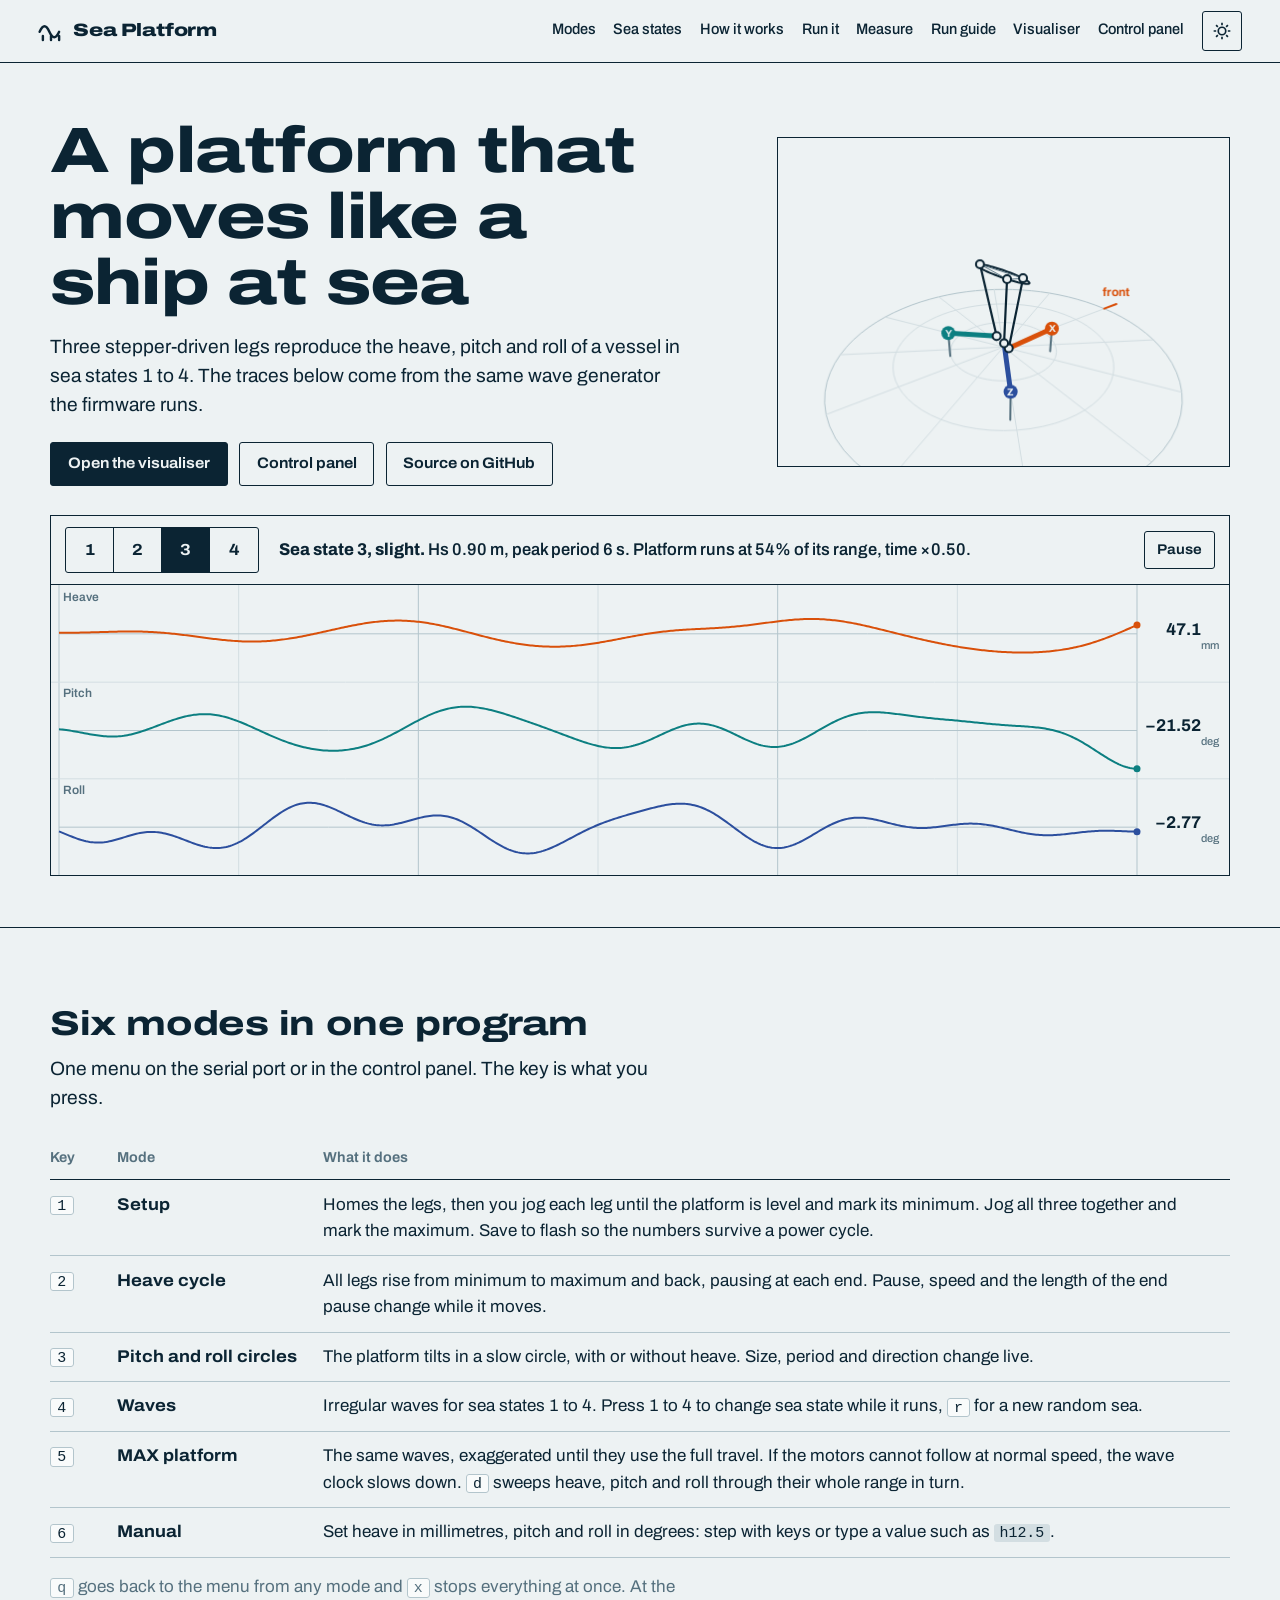
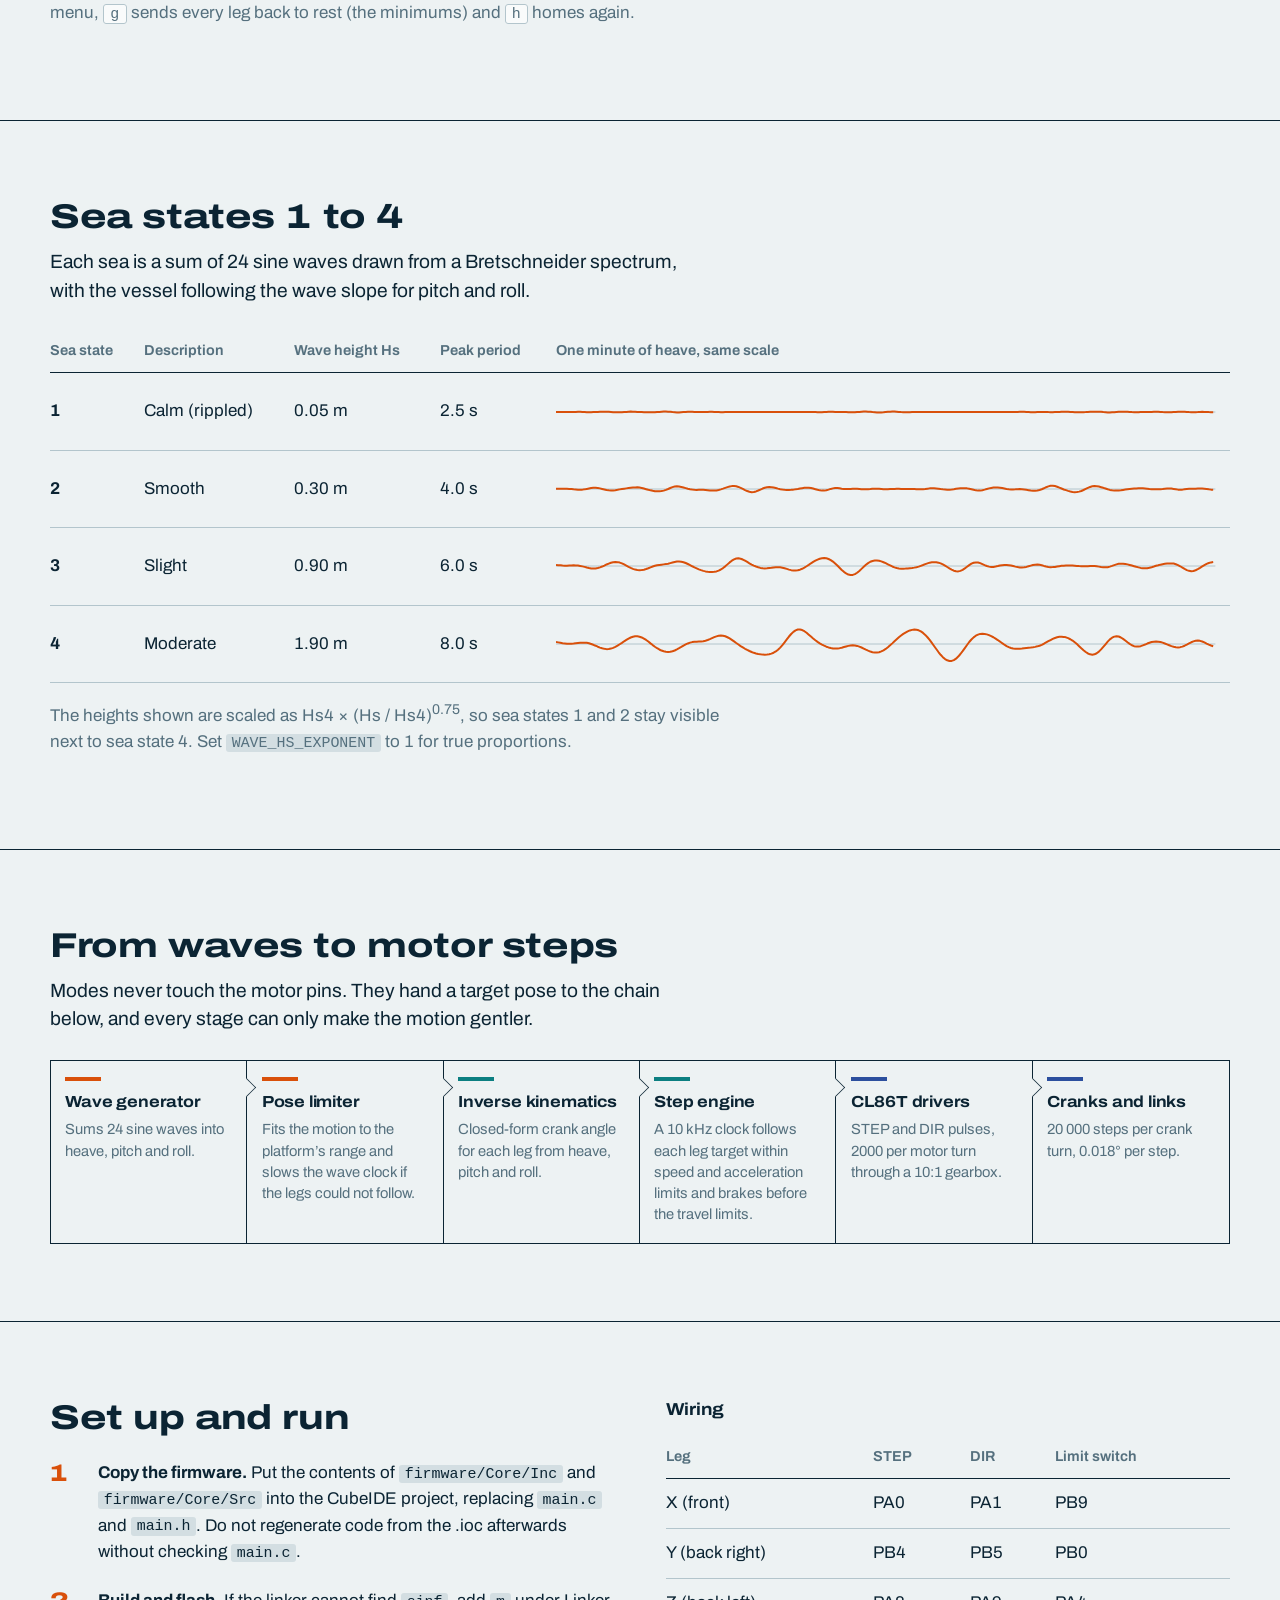
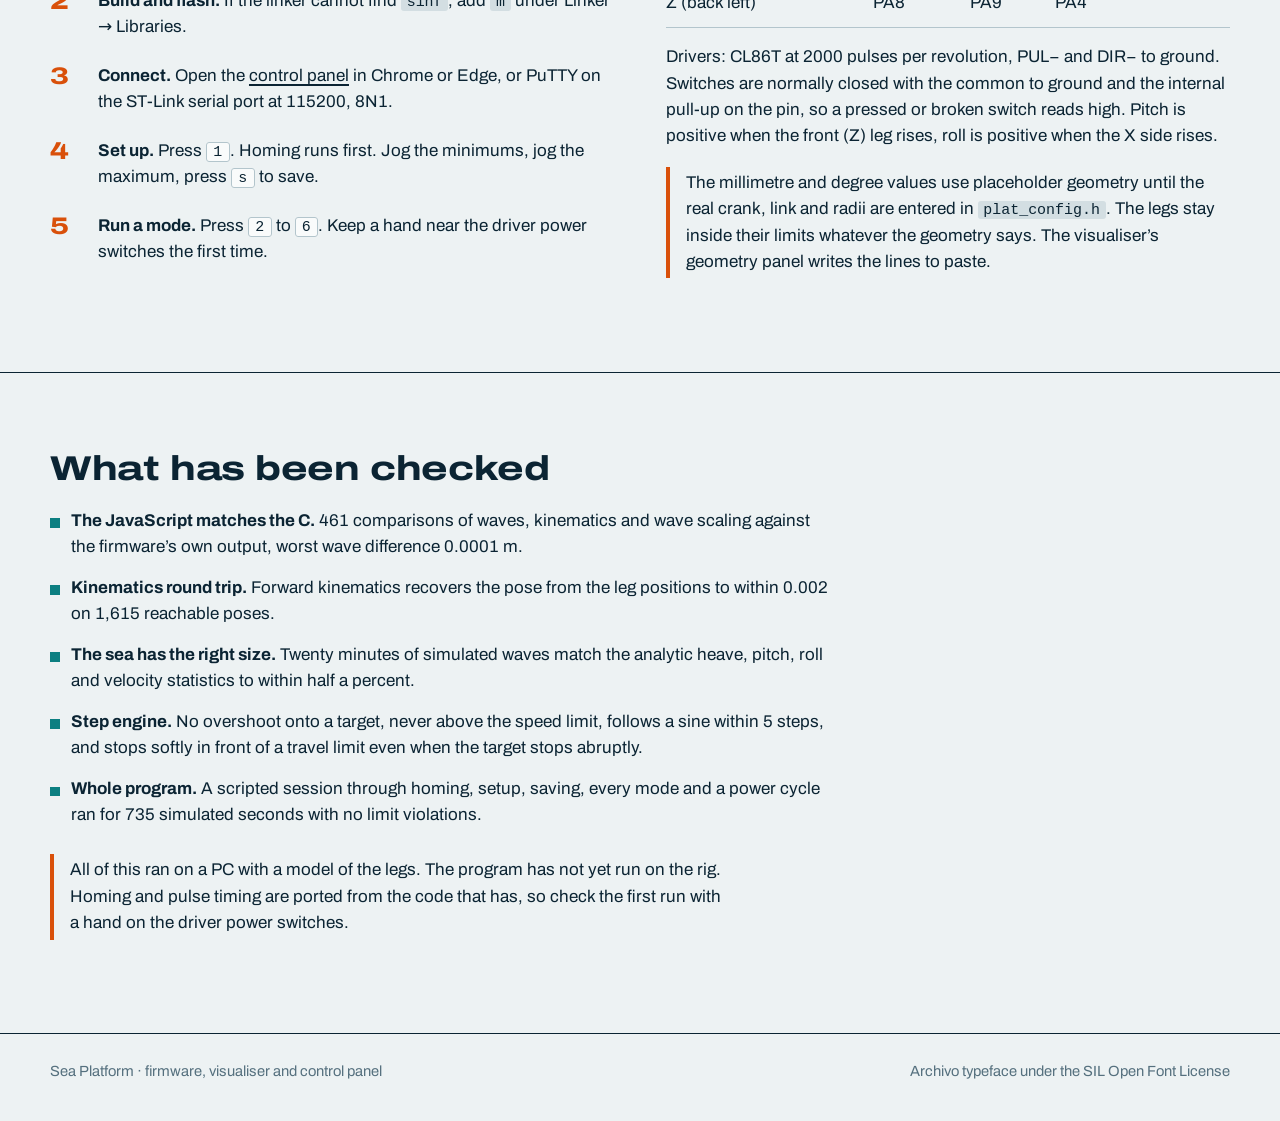
<file: docs/index.html>
<!doctype html>
<html lang="en">
<head>
<meta charset="utf-8">
<meta name="viewport" content="width=device-width, initial-scale=1">
<title>Sea Platform: a three-leg motion platform for sea states 1 to 4</title>
<meta name="description" content="A three-motor stepper platform that reproduces the heave, pitch and roll of a vessel in sea states 1 to 4, with a visualiser and a browser control panel.">
<link rel="stylesheet" href="assets/site.css">
<style>
  .hero { padding: clamp(1.8rem, 4.5vw, 3.4rem) 0 clamp(2rem, 4vw, 3.2rem); }
  .hero-top { display: grid; grid-template-columns: minmax(0, 1.2fr) minmax(260px, 0.8fr); gap: clamp(1.2rem, 4vw, 3rem); align-items: center; margin-bottom: 1.8rem; }
  .hero h1 { max-width: 15ch; margin-bottom: 1.1rem; }
  .cta { display: flex; flex-wrap: wrap; gap: 0.7rem; margin-top: 1.4rem; }
  #pv { width: 100%; height: clamp(240px, 30vw, 330px); display: block; border: 1.5px solid var(--ink); cursor: grab; touch-action: none; }
  .strip { border: 1.5px solid var(--ink); }
  .strip-bar { display: flex; flex-wrap: wrap; align-items: center; gap: 0.8rem 1.2rem; padding: 0.7rem 0.9rem; border-bottom: 1.5px solid var(--ink); }
  .strip-bar .info { flex: 1 1 260px; font-weight: 560; font-stretch: 96%; min-width: 0; }
  .strip-bar .info b { font-weight: 760; }
  #strip { width: 100%; height: clamp(210px, 28vw, 290px); display: block; }
  .modes td:first-child { width: 4.2rem; white-space: nowrap; }
  .modes td:nth-child(2) { font-weight: 700; font-stretch: 108%; white-space: nowrap; padding-right: 1.6rem; }
  .spark { width: 100%; min-width: 0; height: 54px; display: block; }
  @media (max-width: 640px) {
    .ss thead { display: none; }
    .ss tr { display: grid; grid-template-columns: 2rem 1fr auto; gap: 0.1rem 0.8rem; padding: 0.7rem 0; border-bottom: 1px solid var(--grid-strong); }
    .ss td { border: 0; padding: 0; }
    .ss td:nth-child(3) { grid-column: 3; grid-row: 1; text-align: right; }
    .ss td:nth-child(4) { grid-column: 2 / span 2; grid-row: 2; color: var(--mute); font-size: 0.92rem; }
    .ss td:nth-child(4)::before { content: "Peak period "; }
    .ss td:nth-child(5) { grid-column: 1 / -1; grid-row: 3; }
    .modes thead { display: none; }
    .modes tr { display: grid; grid-template-columns: 2.6rem 1fr; padding: 0.7rem 0; border-bottom: 1px solid var(--grid-strong); }
    .modes td { border: 0; padding: 0; }
    .modes td:nth-child(3) { grid-column: 2; }
  }
  .ss td { vertical-align: middle; }
  .pipe { list-style: none; margin: 1.6rem 0 0; padding: 0; display: grid; grid-template-columns: repeat(6, minmax(0, 1fr)); gap: 0; border: 1.5px solid var(--ink); }
  .pipe li { padding: 1rem 0.9rem 1.1rem; border-right: 1.5px solid var(--ink); position: relative; }
  .pipe li:last-child { border-right: 0; }
  .pipe li::after { content: ""; position: absolute; right: -9px; top: 1.15rem; width: 16px; height: 16px; background: var(--paper); border-top: 1.5px solid var(--ink); border-right: 1.5px solid var(--ink); transform: rotate(45deg) scale(0.8); z-index: 1; }
  .pipe li:last-child::after { display: none; }
  .pipe h3 { margin-bottom: 0.45rem; font-size: 1rem; }
  .pipe p { font-size: 0.92rem; line-height: 1.45; margin: 0; color: var(--mute); }
  .pipe .k { display: block; height: 4px; width: 36px; margin-bottom: 0.7rem; }
  @media (max-width: 980px) {
    .pipe { grid-template-columns: 1fr 1fr; }
    .pipe li { border-bottom: 1.5px solid var(--ink); } .pipe li:nth-child(2n) { border-right: 0; } .pipe li::after { display: none; }
    .hero-top { grid-template-columns: 1fr; }
  }
  @media (max-width: 560px) { .pipe { grid-template-columns: 1fr; } .pipe li { border-right: 0; } }
  .steps { counter-reset: s; list-style: none; margin: 1.4rem 0 0; padding: 0; display: grid; gap: 1.1rem; max-width: 760px; }
  .steps li { counter-increment: s; display: grid; grid-template-columns: 2.4rem 1fr; gap: 0.2rem 0.6rem; }
  .steps li::before { content: counter(s); font: 800 1.5rem/1.1 var(--font); font-stretch: 125%; color: var(--accent); }
  .steps p { margin: 0 0 0.3rem; }
  .two { display: grid; grid-template-columns: 1fr 1fr; gap: clamp(1.5rem, 4vw, 3.5rem); align-items: start; }
  @media (max-width: 860px) { .two { grid-template-columns: 1fr; } }
  .tests { list-style: none; padding: 0; margin: 1.2rem 0 0; display: grid; gap: 0.9rem; max-width: 780px; }
  .tests li { padding-left: 1.3rem; position: relative; }
  .tests li::before { content: ""; position: absolute; left: 0; top: 0.62em; width: 0.6rem; height: 0.6rem; background: var(--pitch); }
  .tests strong { font-weight: 700; }
  footer { border-top: 1.5px solid var(--ink); padding: 1.6rem 0 2.4rem; color: var(--mute); font-size: 0.92rem; }
  footer .wrap { display: flex; flex-wrap: wrap; gap: 0.6rem 2rem; justify-content: space-between; }
</style>
</head>
<body>
<header class="bar">
  <a class="brand" href="index.html"><svg viewBox="0 0 32 32" aria-hidden="true"><path d="M2 17c4-9 8-9 12 0s8 9 12 0" fill="none" stroke="currentColor" stroke-width="3" stroke-linecap="round"/><path d="M6 27v-5M16 27v-5M26 27v-5" stroke="currentColor" stroke-width="3" stroke-linecap="round"/></svg>Sea Platform</a>
  <nav class="nav" aria-label="Sections">
    <a class="hide-s" href="#modes">Modes</a>
    <a class="hide-s" href="#sea">Sea states</a>
    <a class="hide-s" href="#how">How it works</a>
    <a class="hide-s" href="#run">Run it</a>
    <a class="hide-s" href="measure.html">Measure</a>
    <a class="hide-s" href="guide.html">Run guide</a>
    <a href="visualiser.html">Visualiser</a>
    <a href="control.html">Control panel</a>
    <button class="icon-btn" id="theme" type="button" aria-label="Switch light or dark theme" title="Light / dark"><svg width="20" height="20" viewBox="0 0 24 24" fill="none" stroke="currentColor" stroke-width="2"><circle cx="12" cy="12" r="4.5"/><path d="M12 2v3M12 19v3M2 12h3M19 12h3M4.9 4.9l2.1 2.1M17 17l2.1 2.1M4.9 19.1L7 17M17 7l2.1-2.1"/></svg></button>
  </nav>
</header>

<main>
<section class="hero">
  <div class="wrap">
    <div class="hero-top">
      <div>
        <h1>A platform that moves like a ship at sea</h1>
        <p class="lead">Three stepper-driven legs reproduce the heave, pitch and roll of a vessel in sea states 1 to 4. The traces below come from the same wave generator the firmware runs.</p>
        <div class="cta">
          <a class="btn" href="visualiser.html">Open the visualiser</a>
          <a class="btn ghost" href="control.html">Control panel</a>
          <a class="btn ghost" id="repo" href="#run" hidden>Source on GitHub</a>
        </div>
      </div>
      <canvas id="pv" role="img" aria-label="Model of the platform moving with the sea. Drag to turn it."></canvas>
    </div>

    <div class="strip">
      <div class="strip-bar">
        <div class="seg" id="ssSeg" role="group" aria-label="Sea state">
          <button type="button" data-ss="1" aria-pressed="false">1</button><button type="button" data-ss="2" aria-pressed="false">2</button><button type="button" data-ss="3" aria-pressed="true">3</button><button type="button" data-ss="4" aria-pressed="false">4</button>
        </div>
        <div class="info" id="stripInfo" aria-live="polite"></div>
        <button class="btn small ghost" type="button" id="stripPause" aria-pressed="false">Pause</button>
      </div>
      <canvas id="strip" role="img" aria-label="Live strip chart of heave, pitch and roll"></canvas>
    </div>
  </div>
</section>

<section class="block" id="modes">
  <div class="wrap">
    <h2>Six modes in one program</h2>
    <p class="lead">One menu on the serial port or in the control panel. The key is what you press.</p>
    <table class="modes" style="margin-top:1.4rem">
      <thead><tr><th scope="col">Key</th><th scope="col">Mode</th><th scope="col">What it does</th></tr></thead>
      <tbody>
        <tr><td><kbd>1</kbd></td><td>Setup</td><td>Homes the legs, then you jog each leg until the platform is level and mark its minimum. Jog all three together and mark the maximum. Save to flash so the numbers survive a power cycle.</td></tr>
        <tr><td><kbd>2</kbd></td><td>Heave cycle</td><td>All legs rise from minimum to maximum and back, pausing at each end. Pause, speed and the length of the end pause change while it moves.</td></tr>
        <tr><td><kbd>3</kbd></td><td>Pitch and roll circles</td><td>The platform tilts in a slow circle, with or without heave. Size, period and direction change live.</td></tr>
        <tr><td><kbd>4</kbd></td><td>Waves</td><td>Irregular waves for sea states 1 to 4. Press 1 to 4 to change sea state while it runs, <kbd>r</kbd> for a new random sea.</td></tr>
        <tr><td><kbd>5</kbd></td><td>MAX platform</td><td>The same waves, exaggerated until they use the full travel. If the motors cannot follow at normal speed, the wave clock slows down. <kbd>d</kbd> sweeps heave, pitch and roll through their whole range in turn.</td></tr>
        <tr><td><kbd>6</kbd></td><td>Manual</td><td>Set heave in millimetres, pitch and roll in degrees: step with keys or type a value such as <code>h12.5</code>.</td></tr>
      </tbody>
    </table>
    <p class="mute" style="margin-top:1rem"><kbd>q</kbd> goes back to the menu from any mode and <kbd>x</kbd> stops everything at once. At the menu, <kbd>g</kbd> sends every leg back to rest (the minimums) and <kbd>h</kbd> homes again.</p>
  </div>
</section>

<section class="block" id="sea">
  <div class="wrap">
    <h2>Sea states 1 to 4</h2>
    <p class="lead">Each sea is a sum of 24 sine waves drawn from a Bretschneider spectrum, with the vessel following the wave slope for pitch and roll.</p>
    <table class="ss" style="margin-top:1.4rem">
      <thead><tr><th scope="col">Sea state</th><th scope="col">Description</th><th scope="col">Wave height Hs</th><th scope="col">Peak period</th><th scope="col">One minute of heave, same scale</th></tr></thead>
      <tbody id="ssBody"></tbody>
    </table>
    <p class="mute" style="margin-top:1rem;max-width:70ch">The heights shown are scaled as Hs4 &times; (Hs / Hs4)<sup>0.75</sup>, so sea states 1 and 2 stay visible next to sea state 4. Set <code>WAVE_HS_EXPONENT</code> to 1 for true proportions.</p>
  </div>
</section>

<section class="block" id="how">
  <div class="wrap">
    <h2>From waves to motor steps</h2>
    <p class="lead">Modes never touch the motor pins. They hand a target pose to the chain below, and every stage can only make the motion gentler.</p>
    <ol class="pipe">
      <li><span class="k" style="background:var(--heave)"></span><h3>Wave generator</h3><p>Sums 24 sine waves into heave, pitch and roll.</p></li>
      <li><span class="k" style="background:var(--heave)"></span><h3>Pose limiter</h3><p>Fits the motion to the platform&rsquo;s range and slows the wave clock if the legs could not follow.</p></li>
      <li><span class="k" style="background:var(--pitch)"></span><h3>Inverse kinematics</h3><p>Closed-form crank angle for each leg from heave, pitch and roll.</p></li>
      <li><span class="k" style="background:var(--pitch)"></span><h3>Step engine</h3><p>A 10&nbsp;kHz clock follows each leg target within speed and acceleration limits and brakes before the travel limits.</p></li>
      <li><span class="k" style="background:var(--roll)"></span><h3>CL86T drivers</h3><p>STEP and DIR pulses, 2000 per motor turn through a 10:1 gearbox.</p></li>
      <li><span class="k" style="background:var(--roll)"></span><h3>Cranks and links</h3><p>20&nbsp;000 steps per crank turn, 0.018&deg; per step.</p></li>
    </ol>
  </div>
</section>

<section class="block" id="run">
  <div class="wrap two">
    <div>
      <h2>Set up and run</h2>
      <ol class="steps">
        <li><div><p><b>Copy the firmware.</b> Put the contents of <code>firmware/Core/Inc</code> and <code>firmware/Core/Src</code> into the CubeIDE project, replacing <code>main.c</code> and <code>main.h</code>. Do not regenerate code from the .ioc afterwards without checking <code>main.c</code>.</p></div></li>
        <li><div><p><b>Build and flash.</b> If the linker cannot find <code>sinf</code>, add <code>m</code> under Linker &rarr; Libraries.</p></div></li>
        <li><div><p><b>Connect.</b> Open the <a href="control.html">control panel</a> in Chrome or Edge, or PuTTY on the ST-Link serial port at 115200, 8N1.</p></div></li>
        <li><div><p><b>Set up.</b> Press <kbd>1</kbd>. Homing runs first. Jog the minimums, jog the maximum, press <kbd>s</kbd> to save.</p></div></li>
        <li><div><p><b>Run a mode.</b> Press <kbd>2</kbd> to <kbd>6</kbd>. Keep a hand near the driver power switches the first time.</p></div></li>
      </ol>
    </div>
    <div>
      <h3 style="margin-bottom:0.8rem">Wiring</h3>
      <table>
        <thead><tr><th scope="col">Leg</th><th scope="col">STEP</th><th scope="col">DIR</th><th scope="col">Limit switch</th></tr></thead>
        <tbody>
          <tr><td>X (front)</td><td>PA0</td><td>PA1</td><td>PB9</td></tr>
          <tr><td>Y (back right)</td><td>PB4</td><td>PB5</td><td>PB0</td></tr>
          <tr><td>Z (back left)</td><td>PA8</td><td>PA9</td><td>PA4</td></tr>
        </tbody>
      </table>
      <p style="margin-top:1rem">Drivers: CL86T at 2000 pulses per revolution, PUL&minus; and DIR&minus; to ground. Switches are normally closed with the common to ground and the internal pull-up on the pin, so a pressed or broken switch reads high. Pitch is positive when the front (Z) leg rises, roll is positive when the X side rises.</p>
      <p class="note">The millimetre and degree values use placeholder geometry until the real crank, link and radii are entered in <code>plat_config.h</code>. The legs stay inside their limits whatever the geometry says. The visualiser&rsquo;s geometry panel writes the lines to paste.</p>
    </div>
  </div>
</section>

<section class="block" id="tested">
  <div class="wrap">
    <h2>What has been checked</h2>
    <ul class="tests">
      <li><strong>The JavaScript matches the C.</strong> 461 comparisons of waves, kinematics and wave scaling against the firmware&rsquo;s own output, worst wave difference 0.0001&nbsp;m.</li>
      <li><strong>Kinematics round trip.</strong> Forward kinematics recovers the pose from the leg positions to within 0.002 on 1,615 reachable poses.</li>
      <li><strong>The sea has the right size.</strong> Twenty minutes of simulated waves match the analytic heave, pitch, roll and velocity statistics to within half a percent.</li>
      <li><strong>Step engine.</strong> No overshoot onto a target, never above the speed limit, follows a sine within 5 steps, and stops softly in front of a travel limit even when the target stops abruptly.</li>
      <li><strong>Whole program.</strong> A scripted session through homing, setup, saving, every mode and a power cycle ran for 735 simulated seconds with no limit violations.</li>
    </ul>
    <p class="note" style="margin-top:1.6rem">All of this ran on a PC with a model of the legs. The program has not yet run on the rig. Homing and pulse timing are ported from the code that has, so check the first run with a hand on the driver power switches.</p>
  </div>
</section>
</main>

<footer>
  <div class="wrap">
    <span>Sea Platform &middot; firmware, visualiser and control panel</span>
    <span>Archivo typeface under the SIL Open Font License</span>
  </div>
</footer>

<script src="assets/sea.js"></script>
<script>
(function () {
  SEA.themeToggle(document.getElementById('theme'));
  const $ = (id) => document.getElementById(id);
  const reduced = matchMedia('(prefers-reduced-motion: reduce)').matches;

  /* repo link from the address: user.github.io/repo/ -> github.com/user/repo */
  (function () {
    const m = location.hostname.match(/^([^.]+)\.github\.io$/), repo = location.pathname.split('/').filter(Boolean)[0];
    if (m && repo && !/\.html$/.test(repo)) { const a = $('repo'); a.href = 'https://github.com/' + m[1] + '/' + repo; a.hidden = false; }
  })();

  /* ---- hero: the same generator and limiter as the firmware ---- */
  const geom = SEA.defaultGeom(), cal = SEA.defaultCal();
  const kin = new SEA.Kin(geom, cal);
  let mapper = new SEA.WaveMapper({ kin, ss: 3, maxMode: false });
  const view = new SEA.PlatformView($('pv'), kin);
  const P = SEA.palette(), k = kin.caps, f = 0.5;
  const series = [
    { label: 'Heave', unit: 'mm', color: P.heave, range: f * k.heaveRange / 2, decimals: 1 },
    { label: 'Pitch', unit: 'deg', color: P.pitch, range: f * k.pitchCap, decimals: 2 },
    { label: 'Roll', unit: 'deg', color: P.roll, range: f * k.rollCap, decimals: 2 }];
  const chart = new SEA.StripChart($('strip'), series, { seconds: 30, hz: 20 });
  document.addEventListener('sea-theme', () => chart.s.forEach((s, i) => (s.color = SEA.palette()[['heave', 'pitch', 'roll'][i]])));
  let pose = { h: k.heaveMid, p: 0, r: 0 }, paused = reduced, acc = 0, chAcc = 0, last = performance.now();
  function info() {
    const s = SEA.SEA_STATES[mapper.ss];
    $('stripInfo').innerHTML = '<b>' + s.name + ', ' + s.word + '.</b> Hs ' + s.hs.toFixed(2) + ' m, peak period ' + s.tp + ' s. Platform runs at ' + Math.round(mapper.sigma * 100) + '% of its range, time ×' + mapper.ts.toFixed(2) + '.';
  }
  function setSS(n) {
    mapper.setSeaState(n); chart.clear();
    for (let i = 0; i < 600; i++) { const r = mapper.step(0.05); chart.push([r.pose.h - k.heaveMid, r.pose.p, r.pose.r]); pose = r.pose; }
    document.querySelectorAll('#ssSeg button').forEach((b) => b.setAttribute('aria-pressed', String(+b.dataset.ss === n)));
    info();
  }
  document.querySelectorAll('#ssSeg button').forEach((b) => b.addEventListener('click', () => setSS(+b.dataset.ss)));
  $('stripPause').addEventListener('click', () => { paused = !paused; $('stripPause').setAttribute('aria-pressed', String(paused)); $('stripPause').textContent = paused ? 'Play' : 'Pause'; });
  if (reduced) { $('stripPause').setAttribute('aria-pressed', 'true'); $('stripPause').textContent = 'Play'; }
  setSS(3);
  function frame(now) {
    const dt = Math.min(0.1, (now - last) / 1000); last = now;
    if (!paused) {
      acc += dt;
      while (acc >= 0.01) {
        acc -= 0.01; const r = mapper.step(0.01); if (r.keep >= 0) pose = r.pose;
        chAcc += 0.01; if (chAcc >= 0.05) { chAcc -= 0.05; chart.push([pose.h - k.heaveMid, pose.p, pose.r]); }
      }
    }
    view.setPose(pose); view.draw(); chart.draw();
    requestAnimationFrame(frame);
  }
  requestAnimationFrame(frame);

  /* ---- sea state table with one minute of heave per row, all on the same scale ---- */
  const body = $('ssBody');
  const peak = 1.8;
  SEA.SEA_STATES.slice(1).forEach((s) => {
    const w = new SEA.Waves(s.ss, 1), pts = [];
    for (let i = 0; i < 300; i++) { w.advance(0.2); pts.push(w.sample().h); }
    const path = pts.map((h, i) => (i ? 'L' : 'M') + (i * 2).toFixed(1) + ' ' + (30 - Math.max(-1, Math.min(1, h / peak)) * 26).toFixed(1)).join('');
    const tr = document.createElement('tr');
    tr.innerHTML = '<td><b>' + s.ss + '</b></td><td>' + s.word.charAt(0).toUpperCase() + s.word.slice(1) + '</td><td>' + s.hs.toFixed(2) + ' m</td><td>' + s.tp.toFixed(1) + ' s</td>' +
      '<td><svg class="spark" viewBox="0 0 600 60" preserveAspectRatio="none" role="img" aria-label="Heave trace for sea state ' + s.ss + '"><path d="M0 30H600" stroke="var(--grid-strong)" stroke-width="1" vector-effect="non-scaling-stroke"/><path d="' + path + '" fill="none" stroke="var(--heave)" stroke-width="2" vector-effect="non-scaling-stroke" stroke-linejoin="round"/></svg></td>';
    body.appendChild(tr);
  });
})();
</script>
</body>
</html>
</file>
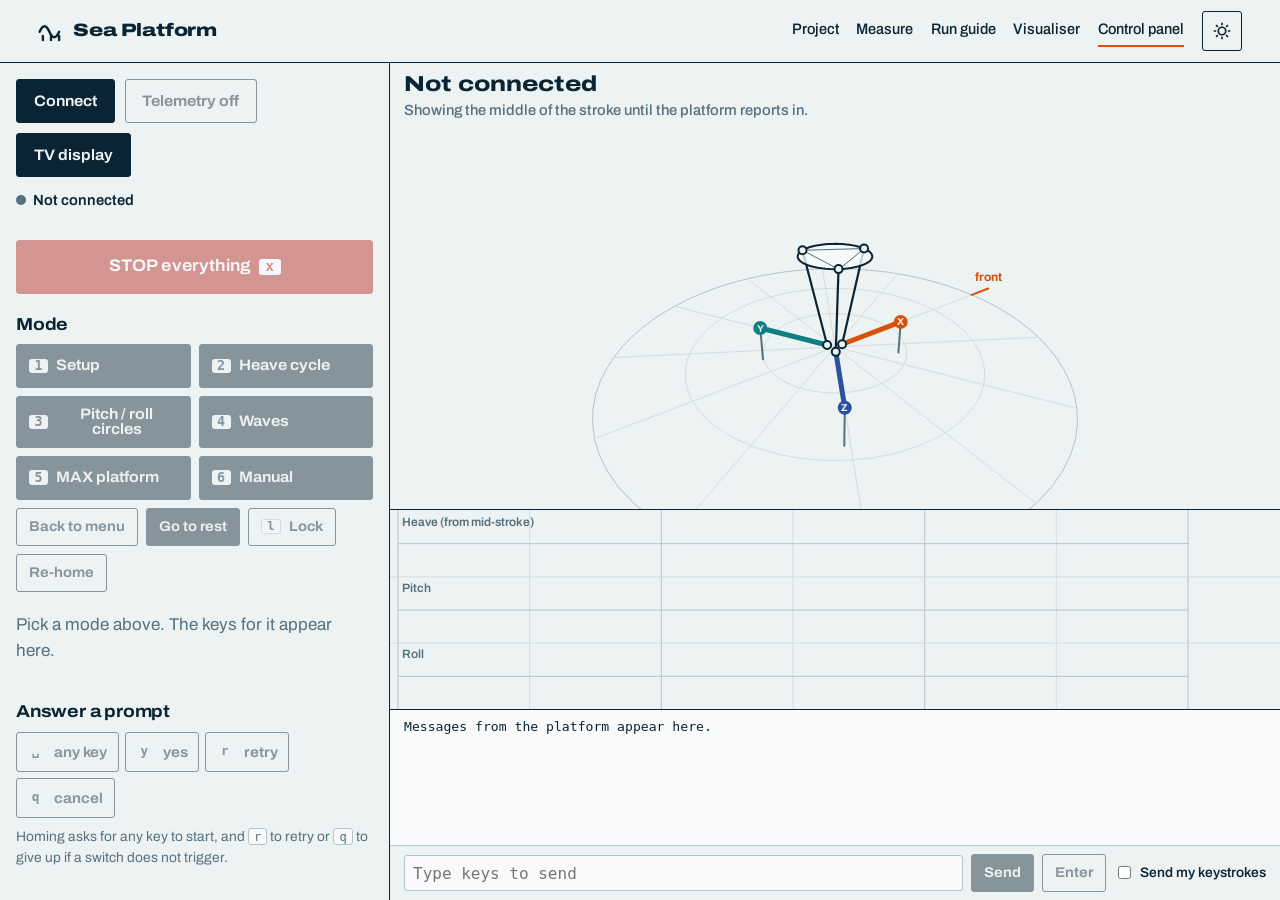
<file: docs/control.html>
<!doctype html>
<html lang="en">
<head>
<meta charset="utf-8">
<meta name="viewport" content="width=device-width, initial-scale=1">
<title>Sea Platform control panel</title>
<meta name="description" content="Control the platform from the browser over USB: pick a mode, press the same keys as the terminal, watch the live pose.">
<link rel="stylesheet" href="assets/site.css">
<style>
  html, body { height: 100%; }
  body { display: flex; flex-direction: column; }
  .app { flex: 1; min-height: 0; display: grid; grid-template-columns: 390px minmax(0, 1fr); }
  .left { overflow-y: auto; border-right: 1.5px solid var(--ink); padding: 16px; display: grid; gap: 20px; align-content: start; }
  .right { min-width: 0; min-height: 0; display: grid; grid-template-rows: minmax(220px, 1fr) 200px 190px; }
  .right > * { min-height: 0; }
  .viewbox { position: relative; border-bottom: 1.5px solid var(--ink); }
  #view { position: absolute; inset: 0; width: 100%; height: 100%; display: block; cursor: grab; touch-action: none; }
  .viewcap { position: absolute; left: 14px; top: 10px; pointer-events: none; }
  .viewcap b { font: 800 1.35rem/1.1 var(--font); font-stretch: 122%; display: block; }
  .viewcap span { color: var(--mute); font-weight: 520; font-size: 0.92rem; }
  .chartbox { border-bottom: 1.5px solid var(--ink); }
  #chart { width: 100%; height: 100%; display: block; }
  .term { display: grid; grid-template-rows: 1fr auto; min-height: 0; }
  #log { margin: 0; overflow-y: auto; padding: 8px 14px; font: 0.82rem/1.35 ui-monospace, "SF Mono", Consolas, monospace; white-space: pre-wrap; word-break: break-word; background: var(--surface); }
  #log .tx { color: var(--accent); font-weight: 700; } #log .er { color: #b3261e; font-weight: 700; }
  .termbar { display: flex; gap: 8px; padding: 8px 14px; border-top: 1.5px solid var(--grid-strong); align-items: center; flex-wrap: wrap; }
  .termbar input[type="text"] { flex: 1 1 140px; min-height: 36px; padding: 0.3rem 0.5rem; font-family: ui-monospace, Consolas, monospace; }
  .termbar label { display: flex; gap: 6px; align-items: center; font-size: 0.86rem; font-weight: 560; }
  h3 { margin-bottom: 0.55rem; }
  .modes { display: grid; grid-template-columns: 1fr 1fr; gap: 8px; }
  .modes .btn { justify-content: flex-start; padding: 0.6rem 0.75rem; }
  .modes kbd { background: var(--on-ink); color: var(--ink); border: 0; }
  .btn.active { background: var(--accent); border-color: var(--accent); color: var(--on-ink); }
  .stop { width: 100%; justify-content: center; font-size: 1.05rem; min-height: 54px; letter-spacing: 0.01em; }
  .keys { display: flex; flex-wrap: wrap; gap: 6px; }
  .keys .btn { padding: 0.45rem 0.65rem; min-height: 40px; font-size: 0.9rem; }
  .keys .btn kbd { background: var(--on-ink); color: var(--ink); border: 0; padding: 0.02em 0.35em; margin-right: 0.15rem; }
  .keys .btn:hover kbd { color: var(--ink); }
  .grp { margin-bottom: 0.85rem; } .grp > .mute { font-size: 0.86rem; font-weight: 600; margin-bottom: 0.35rem; }
  .sl { display: grid; gap: 2px; margin-bottom: 0.6rem; }
  .sl .row { justify-content: space-between; font-weight: 600; font-size: 0.92rem; }
  .msg { font-size: 0.9rem; } .msg.err { color: #b3261e; font-weight: 600; }
  /* full-screen status display for a TV */
  #tv { position: fixed; inset: 0; z-index: 60; background: var(--paper); color: var(--ink); display: grid; grid-template-rows: auto minmax(0, 1fr) 20vh; }
  #tv[hidden] { display: none; }
  .tvtop { display: flex; align-items: center; gap: 2vw; padding: 1.6vh 2vw; border-bottom: 3px solid var(--ink); flex-wrap: wrap; }
  #tvMode { font: 800 clamp(1.6rem, 4vw, 4rem)/1.05 var(--font); font-stretch: 122%; flex: 1 1 30%; min-width: 0; }
  #tvMode small { display: block; font-size: 0.42em; font-weight: 600; color: var(--mute); font-stretch: 100%; margin-top: 0.2em; }
  #tvChips { display: flex; gap: 1vw; flex-wrap: wrap; }
  .chip { font: 800 clamp(1rem, 2vw, 1.9rem)/1 var(--font); padding: 0.45em 0.8em; border: 3px solid var(--ink); border-radius: 999px; }
  .chip.ok { background: #1f7a3d; border-color: #1f7a3d; color: #fff; } .chip.bad { background: #b3261e; border-color: #b3261e; color: #fff; } .chip.warn { background: #f2b705; border-color: #f2b705; color: #111; }
  #tvClose { align-self: flex-start; }
  .tvmain { display: grid; grid-template-columns: minmax(0, 1.5fr) minmax(0, 1fr); min-height: 0; }
  .tvview { position: relative; border-right: 3px solid var(--ink); min-height: 0; } #tvView { position: absolute; inset: 0; width: 100%; height: 100%; display: block; }
  .tvnums { display: grid; grid-template-rows: repeat(3, 1fr); min-height: 0; }
  .tvn { display: flex; flex-direction: column; justify-content: center; padding: 0 2vw; border-bottom: 3px solid var(--ink); } .tvn:last-child { border-bottom: 0; }
  .tvn span { font: 700 clamp(1rem, 2vw, 2rem)/1 var(--font); color: var(--mute); text-transform: uppercase; letter-spacing: 0.06em; }
  .tvn b { font: 800 clamp(3rem, 8vw, 9rem)/1 var(--font); font-stretch: 112%; font-variant-numeric: tabular-nums; } .tvn b i { font-size: 0.35em; font-style: normal; color: var(--mute); margin-left: 0.2em; }
  #tvChart { width: 100%; height: 100%; display: block; border-top: 3px solid var(--ink); }
  #tvAlert { position: absolute; left: 0; right: 0; bottom: 0; background: #b3261e; color: #fff; font: 800 clamp(1.4rem, 3vw, 3rem)/1.1 var(--font); padding: 1.4vh 1.5vw; text-align: center; }
  #tvAlert[hidden] { display: none; }
  @media (max-width: 960px) {
    html, body { height: auto; } body { display: block; }
    .app { display: block; } .left { border-right: 0; border-bottom: 1.5px solid var(--ink); overflow: visible; }
    .right { display: block; } .viewbox { height: 52vh; min-height: 300px; } .chartbox { height: 200px; } .term { height: 260px; }
  }
</style>
</head>
<body>
<header class="bar">
  <a class="brand" href="index.html"><svg viewBox="0 0 32 32" aria-hidden="true"><path d="M2 17c4-9 8-9 12 0s8 9 12 0" fill="none" stroke="currentColor" stroke-width="3" stroke-linecap="round"/><path d="M6 27v-5M16 27v-5M26 27v-5" stroke="currentColor" stroke-width="3" stroke-linecap="round"/></svg>Sea Platform</a>
  <nav class="nav" aria-label="Pages">
    <a href="index.html">Project</a><a href="measure.html">Measure</a><a href="guide.html">Run guide</a><a href="visualiser.html">Visualiser</a><a href="control.html" aria-current="page">Control panel</a>
    <button class="icon-btn" id="theme" type="button" aria-label="Switch light or dark theme" title="Light / dark"><svg width="20" height="20" viewBox="0 0 24 24" fill="none" stroke="currentColor" stroke-width="2"><circle cx="12" cy="12" r="4.5"/><path d="M12 2v3M12 19v3M2 12h3M19 12h3M4.9 4.9l2.1 2.1M17 17l2.1 2.1M4.9 19.1L7 17M17 7l2.1-2.1"/></svg></button>
  </nav>
</header>

<div class="app">
  <aside class="left" aria-label="Controls">
    <div>
      <div class="row" style="display:flex;gap:10px;align-items:center;flex-wrap:wrap">
        <button class="btn" type="button" id="conn">Connect</button>
        <button class="btn ghost" type="button" id="tele" disabled aria-pressed="false">Telemetry</button>
        <button class="btn" type="button" id="tvOpen" title="Full-screen status display for a TV">TV display</button>
      </div>
      <div class="status" style="margin-top:0.7rem"><span class="dot" id="dot"></span><span id="state">Not connected</span></div>
      <p class="msg" id="msg" style="margin:0.4rem 0 0"></p>
    </div>

    <button class="btn danger stop" type="button" id="stop" disabled>STOP everything <kbd style="background:#fff;color:#b3261e;border:0">x</kbd></button>

    <div>
      <h3>Mode</h3>
      <div class="modes" id="modes"></div>
      <div class="row" style="display:flex;gap:8px;margin-top:8px;flex-wrap:wrap">
        <button class="btn small ghost" type="button" id="back" disabled>Back to menu</button>
        <button class="btn small" type="button" id="rest" disabled title="Send every leg to its minimum, without homing again">Go to rest</button>
        <button class="btn small ghost" type="button" id="lock" disabled title="Presentation lock: disables Setup, Manual and re-home on the platform. Unlock by typing UNLOCK."><kbd>l</kbd> Lock</button>
        <button class="btn small ghost" type="button" id="home" disabled title="Run the homing sequence against the limit switches">Re-home</button>
      </div>
    </div>

    <div id="pad"></div>

    <div>
      <h3>Answer a prompt</h3>
      <div class="keys" id="prompt"></div>
      <p class="mute" style="font-size:0.86rem;margin:0.5rem 0 0">Homing asks for any key to start, and <kbd>r</kbd> to retry or <kbd>q</kbd> to give up if a switch does not trigger.</p>
    </div>
  </aside>

  <section class="right">
    <div class="viewbox">
      <canvas id="view" role="img" aria-label="Live platform pose. Drag to turn."></canvas>
      <div class="viewcap"><b id="vcT">Not connected</b><span id="vcS">Showing the middle of the stroke until the platform reports in.</span></div>
    </div>
    <div class="chartbox"><canvas id="chart" role="img" aria-label="Live heave, pitch and roll"></canvas></div>
    <div class="term">
      <pre id="log" aria-live="off" aria-label="Messages from the platform">Messages from the platform appear here.
</pre>
      <div class="termbar">
        <input type="text" id="raw" placeholder="Type keys to send" aria-label="Keys to send" autocomplete="off" spellcheck="false" maxlength="24">
        <button class="btn small" type="button" id="send" disabled>Send</button>
        <button class="btn small ghost" type="button" id="enter" disabled>Enter</button>
        <label title="Every key you press goes straight to the platform, one at a time. Held keys do not repeat except the jog keys."><input type="checkbox" id="kbd"> Send my keystrokes</label>
      </div>
    </div>
  </section>
</div>

<div id="tv" hidden role="dialog" aria-label="Status display">
  <div class="tvtop"><div id="tvMode">Not connected</div><div id="tvChips"></div><button class="btn ghost" type="button" id="tvClose">Close (Esc)</button></div>
  <div class="tvmain">
    <div class="tvview"><canvas id="tvView" role="img" aria-label="Live platform pose"></canvas><div id="tvAlert" hidden></div></div>
    <div class="tvnums">
      <div class="tvn"><span>Heave (from mid)</span><b id="tvH">0<i>mm</i></b></div>
      <div class="tvn"><span>Pitch</span><b id="tvP">0.0<i>&deg;</i></b></div>
      <div class="tvn"><span>Roll</span><b id="tvR">0.0<i>&deg;</i></b></div>
    </div>
  </div>
  <canvas id="tvChart" role="img" aria-label="Live heave, pitch and roll"></canvas>
</div>

<script src="assets/sea.js"></script>
<script>
(function () {
  const $ = (id) => document.getElementById(id);
  SEA.themeToggle($('theme'));

  /* ---- model: same geometry as the visualiser (shared in this browser) ---- */
  let geom = SEA.defaultGeom(), cal = SEA.defaultCal();
  try { const s = JSON.parse(localStorage.getItem('sea-setup-v1')); if (s && s.geom && s.cal) { geom = s.geom; cal = s.cal; } } catch (e) {}
  let kin = new SEA.Kin(geom, cal);
  if (!kin.ok) { geom = SEA.defaultGeom(); cal = SEA.defaultCal(); kin = new SEA.Kin(geom, cal); }
  const view = new SEA.PlatformView($('view'), kin);
  const P = SEA.palette(), K = kin.caps;
  const series = [
    { label: 'Heave (from mid-stroke)', unit: 'mm', color: P.heave, range: K.heaveRange / 2, decimals: 1 },
    { label: 'Pitch', unit: 'deg', color: P.pitch, range: K.pitchCap, decimals: 2 },
    { label: 'Roll', unit: 'deg', color: P.roll, range: K.rollCap, decimals: 2 }];
  const chart = new SEA.StripChart($('chart'), series, { seconds: 30, hz: 20 });
  document.addEventListener('sea-theme', () => chart.s.forEach((s, i) => (s.color = SEA.palette()[['heave', 'pitch', 'roll'][i]])));
  let pose = { h: K.heaveMid, p: 0, r: 0 };
  /* ---- full-screen status display ---- */
  const tvSeries = series.map((x) => Object.assign({}, x));
  const tvChart = new SEA.StripChart($('tvChart'), tvSeries, { seconds: 30, hz: 20 });
  const tvView = new SEA.PlatformView($('tvView'), kin); tvView.zoom = 1.15;
  document.addEventListener('sea-theme', () => tvChart.s.forEach((x, i) => (x.color = SEA.palette()[['heave', 'pitch', 'roll'][i]])));
  let sea = null, tvLocked = false, tvHomed = false, tvSteps = null, alertText = '', alertAt = 0, tvOpen = false;
  function tvShow(on) {
    tvOpen = on; $('tv').hidden = !on;
    if (on) { try { if (!document.fullscreenElement) $('tv').requestFullscreen().catch(() => {}); } catch (e) {} setTimeout(() => { tvView.resize(); tvChart.resize(); }, 100); }
    else if (document.fullscreenElement) { try { document.exitFullscreen(); } catch (e) {} }
  }
  $('tvOpen').addEventListener('click', () => tvShow(true));
  $('tvClose').addEventListener('click', () => tvShow(false));
  document.addEventListener('fullscreenchange', () => { if (tvOpen && !document.fullscreenElement) { tvOpen = false; $('tv').hidden = true; } });
  window.addEventListener('keydown', (e) => { if (e.key === 'Escape' && tvOpen) tvShow(false); });
  window.addEventListener('resize', () => { if (tvOpen) { tvView.resize(); tvChart.resize(); } });
  function tvPaint() {
    const live = ser.open && performance.now() - lastTele < 1500;
    const name = SEA.MODE_NAMES[mode] || 'Mode ' + mode;
    const sub = !ser.open ? 'Connect the platform in the control panel' : !live ? 'Waiting for telemetry' : (mode === 0 ? 'At the menu, ready' : '');
    $('tvMode').innerHTML = (!ser.open ? 'Not connected' : (sea && (mode === 4 || mode === 5) ? name + ' &middot; ' + sea : name)) + (sub ? '<small>' + sub + '</small>' : '');
    const chip = (t, c) => '<span class="chip ' + c + '">' + t + '</span>';
    $('tvChips').innerHTML = (!ser.open ? chip('OFFLINE', 'bad') : live ? chip('LIVE', 'ok') : chip('NO DATA', 'warn')) +
      (ser.open && live ? (tvHomed ? chip('HOMED', 'ok') : chip('NOT HOMED', 'warn')) : '') + (tvLocked ? chip('LOCKED', 'warn') : '');
    $('tvH').innerHTML = (pose.h - K.heaveMid).toFixed(0) + '<i>mm</i>';
    $('tvP').innerHTML = pose.p.toFixed(1) + '<i>&deg;</i>';
    $('tvR').innerHTML = pose.r.toFixed(1) + '<i>&deg;</i>';
    const al = alertText && performance.now() - alertAt < 12000;
    $('tvAlert').hidden = !al; if (al) $('tvAlert').textContent = alertText;
  }

  /* ---- serial ---- */
  const ser = new SEA.Serial();
  let mode = 0, teleOn = false, lastTele = 0, seenTele = false, waiters = [], menuSeen = false;
  let phase = 'menu';                                  /* which Setup screen the board is on (read from its own text) */
  function setPhase(p) { if (p !== phase) { phase = p; if (mode === 1) drawPad(); } }
  const log = $('log');
  function addLog(text, cls) {
    const atBottom = log.scrollHeight - log.scrollTop - log.clientHeight < 40;
    const span = document.createElement('span'); if (cls) span.className = cls; span.textContent = text; log.appendChild(span);
    while (log.childNodes.length > 600) log.removeChild(log.firstChild);
    if (atBottom) log.scrollTop = log.scrollHeight;
  }
  /* Everything goes through ser.send(): one character at a time, 18 ms apart, in order.
     opts.quiet  do not echo it in the log     opts.tag  replaces a waiting message with the same tag
     opts.now    STOP: drop whatever is waiting and write at once */
  function send(s, opts) {
    opts = opts || {};
    if (!ser.open) return Promise.resolve(false);
    if (!opts.quiet) addLog(s.replace(/\r/g, '↵').replace(/\x7f/g, '⌫') + ' ', 'tx');
    return ser.send(s, opts);
  }
  ser.onDrop = () => addLog('(too many keys waiting, last one ignored)\n', 'er');
  function waitFor(re, ms) { return new Promise((res) => { const w = { re, res }; waiters.push(w); setTimeout(() => { const i = waiters.indexOf(w); if (i >= 0) { waiters.splice(i, 1); res(false); } }, ms); }); }
  ser.onLine = (line, err, partial) => {
    addLog(line + (partial ? '' : '\n'), err ? 'er' : '');
    { const m = /Sea state (\d)\s*-\s*([A-Za-z ]+?)\s*\|/.exec(line); if (m) sea = 'SEA STATE ' + m[1] + ' (' + m[2].toLowerCase() + ')'; }
    { const m = /(HOME SWITCH . FIRED|EMERGENCY STOP|HOMING FAILED[^\n]*|Leg difference limit reached|PRESENTATION LOCK ON)/.exec(line); if (m) { alertText = m[1] === 'PRESENTATION LOCK ON' ? '' : m[1]; alertAt = performance.now(); } }
    if (/SEA PLATFORM/.test(line)) { menuSeen = true; mode = 0; setPhase('menu'); paintMode(); }
    else if (/=== SETUP ===/.test(line)) setPhase('menu');
    else if (/^--- Set MINIMUMS/.test(line)) setPhase('min');
    else if (/^--- Set MAXIMUM/.test(line)) setPhase('max');
    else if (/^--- Motion limits/.test(line)) setPhase('motion');
    else if (/^--- Find the TILT/.test(line)) setPhase('tilt');
    else if (/^--- Set the largest DIFF/.test(line)) setPhase('diff');
    const m = /telemetry: (on|off)/.exec(line); if (m) { teleOn = m[1] === 'on'; paintTele(); }
    if (/Telemetry (on|off)\./.test(line)) { teleOn = /on\./.test(line); paintTele(); }
    for (let i = waiters.length - 1; i >= 0; i--) if (waiters[i].re.test(line)) { const w = waiters.splice(i, 1)[0]; w.res(true); }
  };
  ser.onTelemetry = (t) => {
    seenTele = true; lastTele = performance.now(); teleOn = true; paintTele();
    if (t.mode !== 0) menuSeen = false;
    if (mode !== t.mode) { mode = t.mode; paintMode(); }
    tvLocked = t.locked; tvHomed = t.homed; if (t.mode !== 4 && t.mode !== 5) sea = null;
    if (!t.fkFailed) pose = { h: t.h, p: t.p, r: t.r };
    tvChart.push([pose.h - K.heaveMid, pose.p, pose.r]);
    chart.push([pose.h - K.heaveMid, pose.p, pose.r]);
    $('vcT').textContent = SEA.MODE_NAMES[t.mode] || 'Mode ' + t.mode;
    $('vcS').textContent = (t.homed ? 'Homed. ' : 'Not homed. ') + 'Legs X ' + t.steps[0] + '  Y ' + t.steps[1] + '  Z ' + t.steps[2] + ' steps';
  };
  ser.onState = (on) => {
    ['tele', 'stop', 'back', 'rest', 'home', 'lock', 'send', 'enter'].forEach((id) => ($(id).disabled = !on));
    document.querySelectorAll('#modes .btn, #pad .btn, #prompt .btn').forEach((b) => (b.disabled = !on));
    $('conn').textContent = on ? 'Disconnect' : 'Connect';
    $('dot').className = 'dot' + (on ? ' warn' : ''); $('state').textContent = on ? 'Connected' : 'Not connected';
    if (!on) { live.checked = false; $('raw').disabled = false; $('raw').placeholder = 'Type keys to send'; phase = 'menu'; seenTele = false; teleOn = false; menuSeen = false; mode = 0; paintMode(); paintTele(); $('vcT').textContent = 'Not connected'; $('vcS').textContent = 'Showing the middle of the stroke until the platform reports in.'; }
  };
  setInterval(() => { if (ser.open) { const live = performance.now() - lastTele < 1500; $('dot').className = 'dot ' + (live ? 'on' : 'warn'); $('state').textContent = live ? 'Receiving telemetry' : 'Connected, no telemetry'; } }, 500);
  function paintTele() { $('tele').setAttribute('aria-pressed', String(teleOn)); $('tele').textContent = teleOn ? 'Telemetry on' : 'Telemetry off'; }
  paintTele();

  $('conn').addEventListener('click', async () => {
    $('msg').className = 'msg'; $('msg').textContent = '';
    if (!SEA.Serial.supported()) { $('msg').className = 'msg err'; $('msg').textContent = 'Web Serial needs desktop Chrome or Edge. Use PuTTY (115200, 8N1) instead, or open this page in one of those browsers.'; return; }
    try {
      if (ser.open) { await ser.disconnect(); return; }
      await ser.connect(115200);
      await new Promise((r) => setTimeout(r, 300));
      await send('\r', { quiet: true });              /* reprint the menu so we can read the status line */
      await waitFor(/Select: |telemetry: /, 1500);     /* only answers if the firmware is at the menu */
      if (!teleOn && !seenTele) { await send('v'); await new Promise((r) => setTimeout(r, 200)); }
    } catch (e) { $('msg').className = 'msg err'; $('msg').textContent = e.name === 'NotFoundError' ? 'No port chosen.' : 'Could not open the port: ' + e.message + ' Close PuTTY or any other program using it.'; }
  });
  $('tele').addEventListener('click', async () => { if (!(await goMenu())) return; await send('v'); });
  $('stop').addEventListener('click', () => send('x', { now: true }));
  $('send').addEventListener('click', () => { const v = $('raw').value; if (v) send(v); $('raw').value = ''; });
  $('enter').addEventListener('click', () => send('\r'));
  $('raw').addEventListener('keydown', (e) => { if (e.key === 'Enter') { e.preventDefault(); const v = $('raw').value; send(v + '\r'); $('raw').value = ''; } });

  /* leave whatever mode is running and wait for the menu before sending a mode key */
  async function goMenu() {
    if (!ser.open || menuSeen) return true;            /* already at the main menu: q would do nothing */
    addLog('back to menu\n', 'tx');
    /* one q at a time: the board can be busy for a while (a leg returning to its minimum) and throws away
       what arrives meanwhile, so ask again until the menu has really been printed */
    for (let n = 0; n < 8 && ser.open; n++) {
      let p = waitFor(/SEA PLATFORM/, 1800);
      await send('q', { quiet: true });
      if (await p) return true;
      p = waitFor(/SEA PLATFORM/, 1000);               /* maybe it is already at the menu: Enter reprints it */
      await send('\r', { quiet: true });
      if (await p) return true;
    }
    addLog('The platform did not return to the menu. Press STOP or check the Messages.\n', 'er');
    return false;
  }
  async function startMode(n) {
    if (!(await goMenu())) return;
    await new Promise((r) => setTimeout(r, 150));
    await send(String(n));
    menuSeen = false; mode = n; paintMode();
  }
  $('back').addEventListener('click', goMenu);
  $('rest').addEventListener('click', async () => { if (!(await goMenu())) return; await new Promise((r) => setTimeout(r, 150)); await send('g'); });
  $('lock').addEventListener('click', async () => { if (!(await goMenu())) return; await new Promise((r) => setTimeout(r, 150)); await send('l'); if (tvLocked) addLog('Type UNLOCK then Enter in the box below to unlock.\n', 'tx'); });
  $('home').addEventListener('click', async () => { if (!(await goMenu())) return; await new Promise((r) => setTimeout(r, 150)); await send('h'); });

  /* ---- mode buttons and key pads ---- */
  const MODES = [[1, 'Setup'], [2, 'Heave cycle'], [3, 'Pitch / roll circles'], [4, 'Waves'], [5, 'MAX platform'], [6, 'Manual']];
  $('modes').innerHTML = MODES.map(([n, t]) => `<button class="btn" type="button" data-mode="${n}" disabled><kbd>${n}</kbd> ${t}</button>`).join('');
  $('modes').addEventListener('click', (e) => { const b = e.target.closest('button'); if (b) startMode(+b.dataset.mode); });
  function paintMode() {
    document.querySelectorAll('#modes .btn').forEach((b) => b.classList.toggle('active', +b.dataset.mode === mode));
    drawPad();
  }
  const B = (k, t) => ({ k, t });
  const PADS = {
    0: [],
    1: null,                                  /* depends on the Setup screen, see SETUP_PADS */
    2: [['Heave cycle', [B('p', 'pause / resume'), B('+', 'faster'), B('-', 'slower'), B(']', 'longer end pause'), B('[', 'shorter end pause'), B('q', 'menu')]]],
    3: [['Pitch and roll circles', [B('+', 'bigger tilt'), B('-', 'smaller tilt'), B(']', 'slower circle'), B('[', 'faster circle'), B('h', 'heave on / off'), B('r', 'reverse'), B('p', 'pause / resume'), B('q', 'menu')]]],
    4: [['Sea state', [B('1', 'sea state 1'), B('2', 'sea state 2'), B('3', 'sea state 3'), B('4', 'sea state 4'), B('r', 'new random sea')]],
        ['Adjust', [B('+', 'bigger waves'), B('-', 'smaller waves'), B(']', 'faster time'), B('[', 'slower time'), B('p', 'pause / resume'), B('q', 'menu')]]],
    5: [['Sea state', [B('1', 'sea state 1'), B('2', 'sea state 2'), B('3', 'sea state 3'), B('4', 'sea state 4'), B('r', 'new random sea')]],
        ['Adjust', [B('d', 'full-range sweep on / off'), B('+', 'bigger waves'), B('-', 'smaller waves'), B(']', 'faster time'), B('[', 'slower time'), B('p', 'pause / resume'), B('q', 'menu')]]],
    6: [['Keys', [B('u', 'heave up'), B('j', 'heave down'), B('w', 'pitch +'), B('s', 'pitch −'), B('d', 'roll +'), B('a', 'roll −'), B('+', 'bigger step'), B('-', 'smaller step'), B('z', 'zero'), B('q', 'menu')]]]
  };
  const SETUP_PADS = {
    menu: [['Setup menu', [B('1', 'minimums'), B('2', 'maximum'), B('3', 'speed limits'), B('4', 'tilt limits'), B('5', 'leg difference'), B('s', 'save to flash'), B('d', 'defaults (unsaved)'), B('h', 're-home'), B('q', 'back')]]],
    min: [['Minimums: one leg at a time', [B('x', 'leg X'), B('y', 'leg Y'), B('z', 'leg Z'), B('d', 'leg up'), B('a', 'leg down'), B('u', 'all up'), B('j', 'all down'), B('+', 'bigger step'), B('-', 'smaller step'), B('m', 'mark this leg'), B('n', 'mark all'), B('g', 'go to minimums'), B('p', 'print'), B('q', 'done')]]],
    max: [['Maximum: all three legs', [B('u', 'up'), B('j', 'down'), B('+', 'bigger step'), B('-', 'smaller step'), B('m', 'mark maximum'), B('g', 'back to minimums'), B('q', 'done')]]],
    motion: [['Speed and acceleration limits', [B('+', 'faster limit'), B('-', 'slower limit'), B(']', 'more acceleration'), B('[', 'less acceleration'), B('q', 'done')]]],
    tilt: [['Find the tilt limits', [B('w', 'pitch +'), B('s', 'pitch −'), B('d', 'roll +'), B('a', 'roll −'), B('u', 'heave up'), B('j', 'heave down'), B('+', 'bigger step'), B('-', 'smaller step'), B('z', 'level again')]],
           ['Mark and finish', [B('p', 'mark PITCH limit here'), B('r', 'mark ROLL limit here'), B('l', 'list limits'), B('c', 'clear limits'), B('q', 'done')]]],
    diff: [['Leg difference limit', [B('x', 'leg X'), B('y', 'leg Y'), B('z', 'leg Z'), B('d', 'leg up'), B('a', 'leg down'), B('u', 'all up'), B('j', 'all down'), B('+', 'bigger step'), B('-', 'smaller step')]],
           ['Mark and finish', [B('m', 'mark this difference'), B('c', 'clear limit'), B('g', 'back to minimums'), B('p', 'print'), B('q', 'done')]]]
  };
  function padsFor() { return mode === 1 ? (SETUP_PADS[phase] || SETUP_PADS.menu) : (PADS[mode] || []); }
  function drawPad() {
    const el = $('pad'); let html = '';
    if (mode === 6) {
      const h = K.heaveRange / 2;
      html += `<h3>Set a pose</h3>
        <div class="sl"><div class="row" style="display:flex"><label for="sh">Heave (mm, 0 = mid)</label><output id="oh">0</output></div><input type="range" id="sh" min="${-h.toFixed(0)}" max="${h.toFixed(0)}" step="0.5" value="0"></div>
        <div class="sl"><div class="row" style="display:flex"><label for="sp">Pitch (deg)</label><output id="op">0</output></div><input type="range" id="sp" min="${-K.pitchCap.toFixed(0)}" max="${K.pitchCap.toFixed(0)}" step="0.25" value="0"></div>
        <div class="sl"><div class="row" style="display:flex"><label for="sr">Roll (deg)</label><output id="or">0</output></div><input type="range" id="sr" min="${-K.rollCap.toFixed(0)}" max="${K.rollCap.toFixed(0)}" step="0.25" value="0"></div>
        <p class="mute" style="font-size:0.86rem;margin:0 0 0.9rem">The platform moves when you let go of a slider. The firmware shrinks a pose that would push a leg past its limit.</p>`;
    }
    padsFor().forEach(([title, keys]) => {
      html += `<div class="grp"><div class="mute">${title}</div><div class="keys">${keys.map((x) => `<button class="btn small ghost" type="button" data-k="${x.k.replace('"', '&quot;')}"><kbd>${x.k}</kbd>${x.t}</button>`).join('')}</div></div>`;
    });
    if (mode === 0) html = '<p class="mute">Pick a mode above. The keys for it appear here.</p>';
    el.innerHTML = html;
    el.querySelectorAll('.btn').forEach((b) => (b.disabled = !ser.open));
    if (mode === 6) ['h', 'p', 'r'].forEach((k) => {
      const sl = $('s' + k), out = $('o' + k);
      sl.addEventListener('input', () => (out.textContent = sl.value));
      /* only the latest position of each slider matters: a newer one replaces one still waiting */
      sl.addEventListener('change', () => send(k + sl.value + '\r', { tag: 'pose-' + k }));
    });
  }
  $('pad').addEventListener('click', (e) => {
    const b = e.target.closest('button[data-k]'); if (!b) return;
    if (ser.queued() > 8) return;                         /* a burst of clicks must not pile up moves */
    send(b.dataset.k);
    if (mode === 6 && b.dataset.k === 'z') ['sh', 'sp', 'sr'].forEach((id, i) => { const s = $(id), o = $(['oh', 'op', 'or'][i]); if (s) { s.value = 0; o.textContent = '0'; } });
  });
  $('prompt').innerHTML = [['␣', ' ', 'any key'], ['y', 'y', 'yes'], ['r', 'r', 'retry'], ['q', 'q', 'cancel']].map(([lab, k, t]) => `<button class="btn small ghost" type="button" data-k="${k}" disabled><kbd>${lab}</kbd>${t}</button>`).join('');
  $('prompt').addEventListener('click', (e) => { const b = e.target.closest('button[data-k]'); if (b && ser.queued() <= 8) send(b.dataset.k); });
  paintMode();

  /* ---- live keystrokes ------------------------------------------------------------------------------
     While "Send my keystrokes" is ticked every key goes straight to the board, wherever the cursor is.
     - only printable keys, Enter and Backspace; nothing else is forwarded
     - a key held down is NOT repeated, except the jog keys, and those at most 8 times a second and only when
       nothing is waiting (so a held key can never build up a queue of moves that carries on after you let go)
     - the key never also "clicks" whatever button or slider happens to have focus */
  const live = $('kbd');
  function keyChar(e) {
    if (e.key === 'Enter') return '\r';
    if (e.key === 'Backspace') return '\x7f';
    if (e.key && e.key.length === 1 && e.key >= ' ' && e.key <= '~') return e.key;
    return null;
  }
  function repeatOk(ch) {
    const c = ch.toLowerCase();
    if (mode === 6) return 'ujwsda'.includes(c);
    if (mode === 1) { const j = { min: 'ujda', max: 'uj', tilt: 'ujwsda', diff: 'ujda' }[phase]; return !!j && j.includes(c); }
    return false;
  }
  const lastKeyAt = {};
  window.addEventListener('keydown', (e) => {
    if (!live.checked || !ser.open || e.ctrlKey || e.metaKey || e.altKey || e.isComposing) return;
    const ch = keyChar(e);
    if (ch === null) return;
    e.preventDefault(); e.stopPropagation();
    const now = performance.now();
    if (e.repeat && (!repeatOk(ch) || ser.queued() > 0 || now - (lastKeyAt[ch] || 0) < 125)) return;
    lastKeyAt[ch] = now;
    /* x is the emergency stop in every mode except the Setup screens, where it picks leg X */
    send(ch, (ch === 'x' || ch === 'X') && mode >= 2 ? { now: true } : {});
  }, true);
  window.addEventListener('keyup', (e) => {
    if (live.checked && ser.open && !e.ctrlKey && !e.metaKey && !e.altKey && keyChar(e) !== null) { e.preventDefault(); e.stopPropagation(); }
  }, true);
  document.addEventListener('mousedown', (e) => { if (live.checked && e.target.closest && e.target.closest('button')) e.preventDefault(); });   /* buttons never take the keyboard focus */
  live.addEventListener('change', () => {
    $('raw').disabled = live.checked; $('send').disabled = live.checked || !ser.open; $('enter').disabled = !ser.open;
    $('raw').placeholder = live.checked ? 'Live keys on: type anywhere, nothing is typed here' : 'Type keys to send';
    if (live.checked) { live.blur(); if (document.activeElement && document.activeElement.blur) document.activeElement.blur(); }
  });

  /* ---- draw loop ---- */
  (function frame() {
    if (tvOpen) { tvView.setPose(pose); tvView.draw(); tvChart.draw(); tvPaint(); }
    else { view.setPose(pose); view.draw(); chart.draw(); }
    requestAnimationFrame(frame);
  })();
  if (!SEA.Serial.supported()) { $('msg').className = 'msg err'; $('msg').textContent = 'This browser has no Web Serial. Use desktop Chrome or Edge, or the PuTTY terminal.'; }
})();
</script>
</body>
</html>
</file>
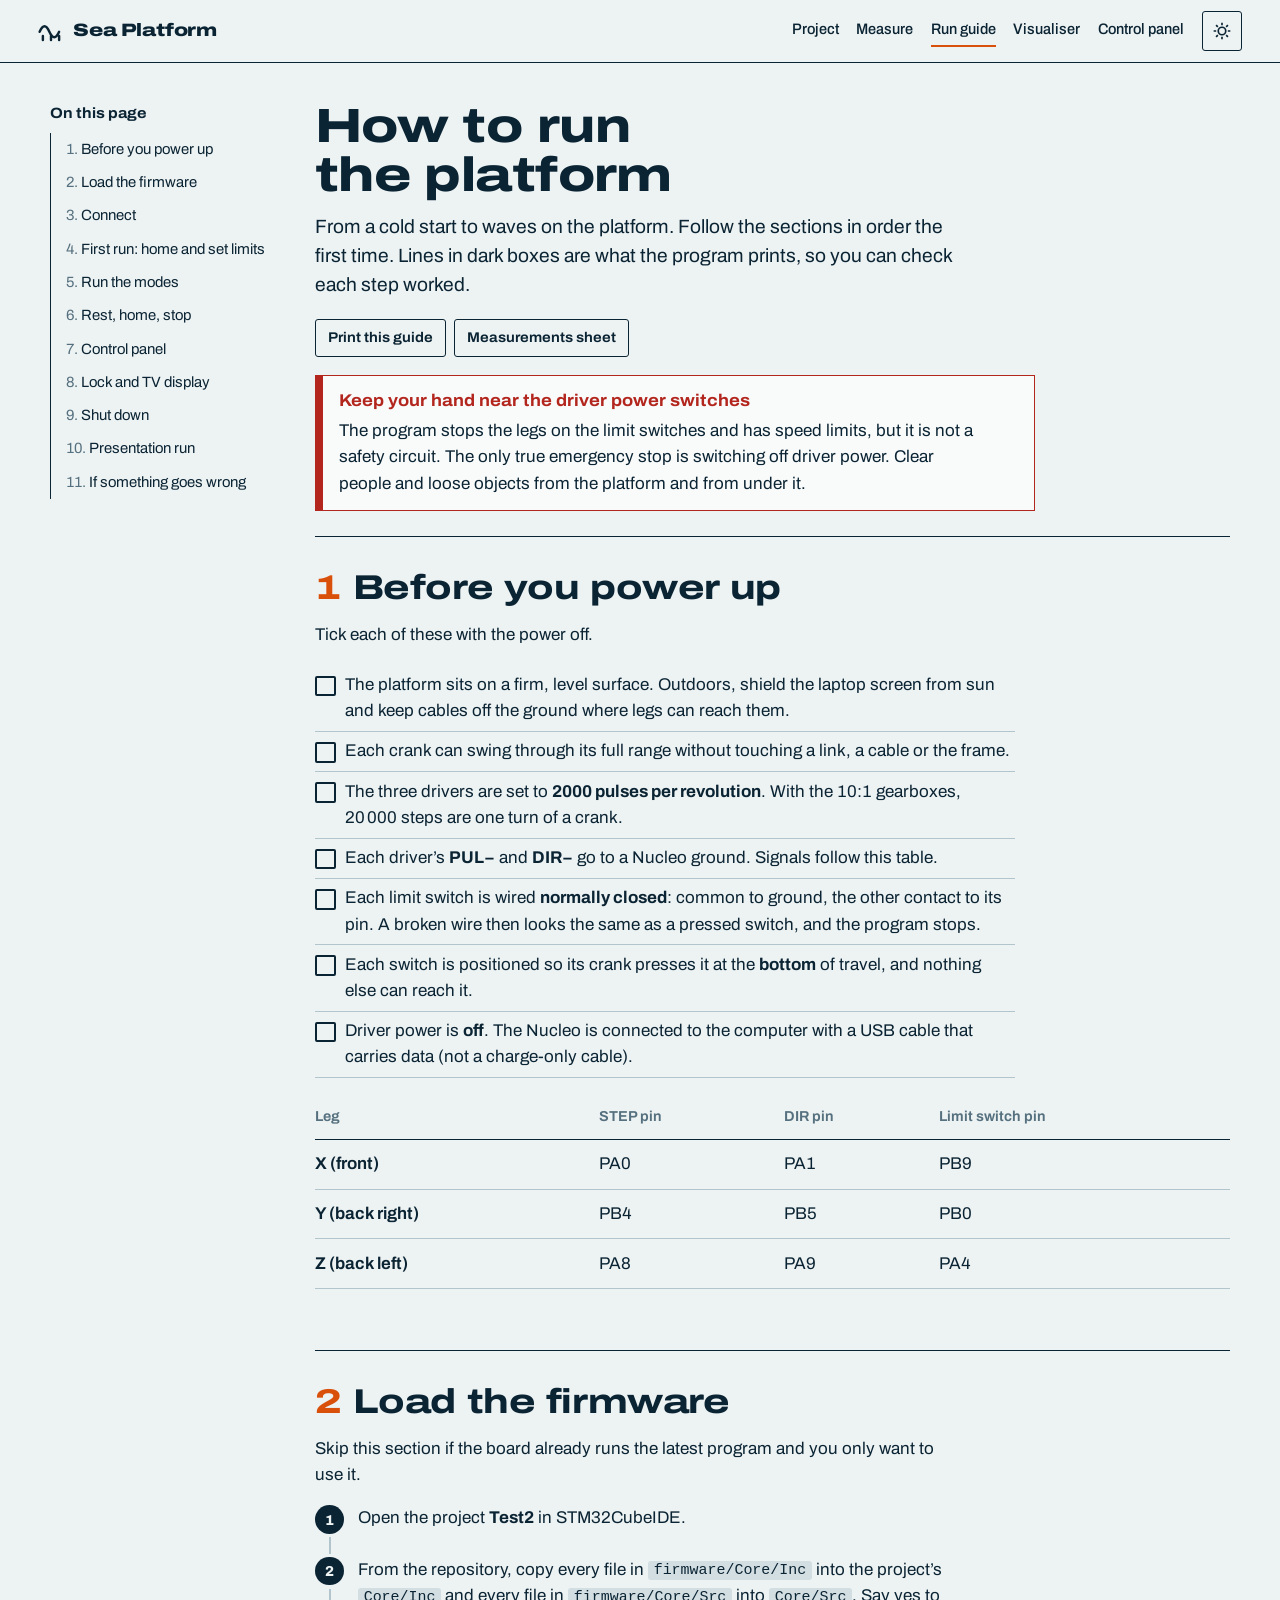
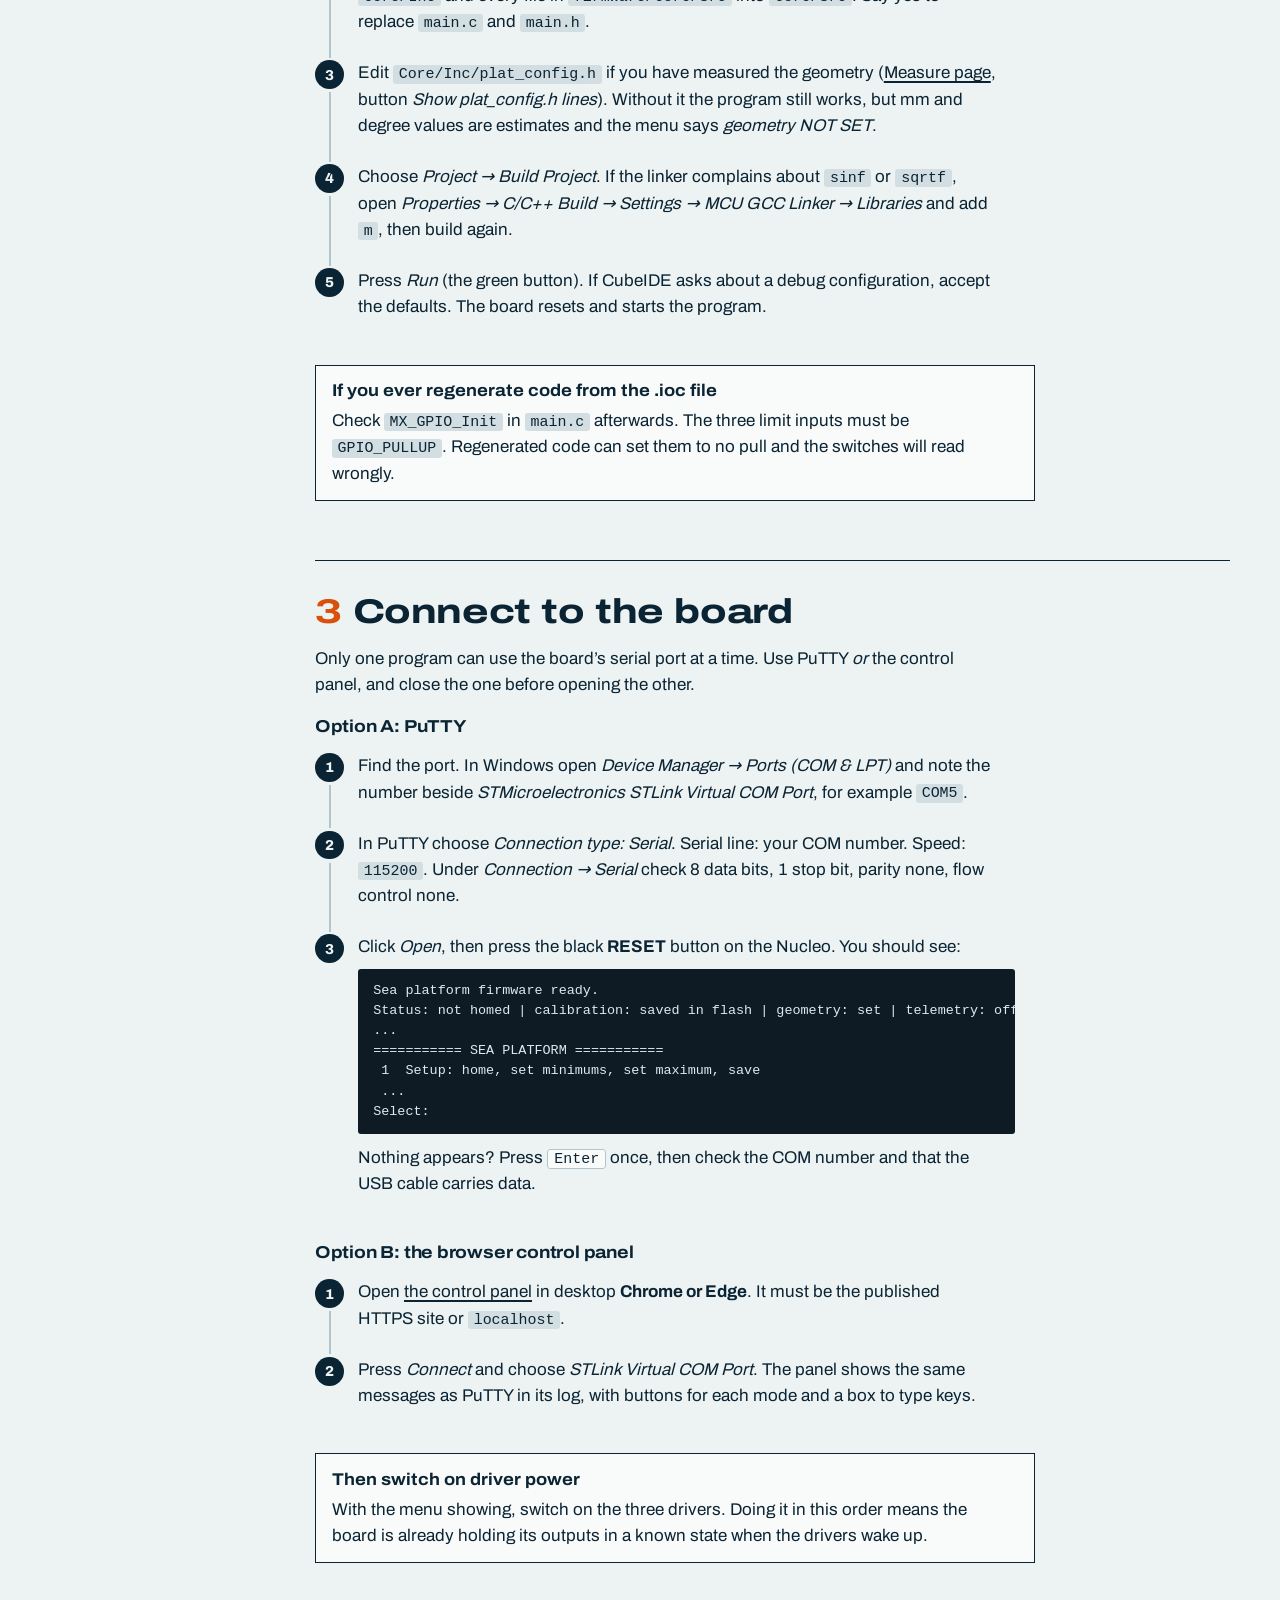
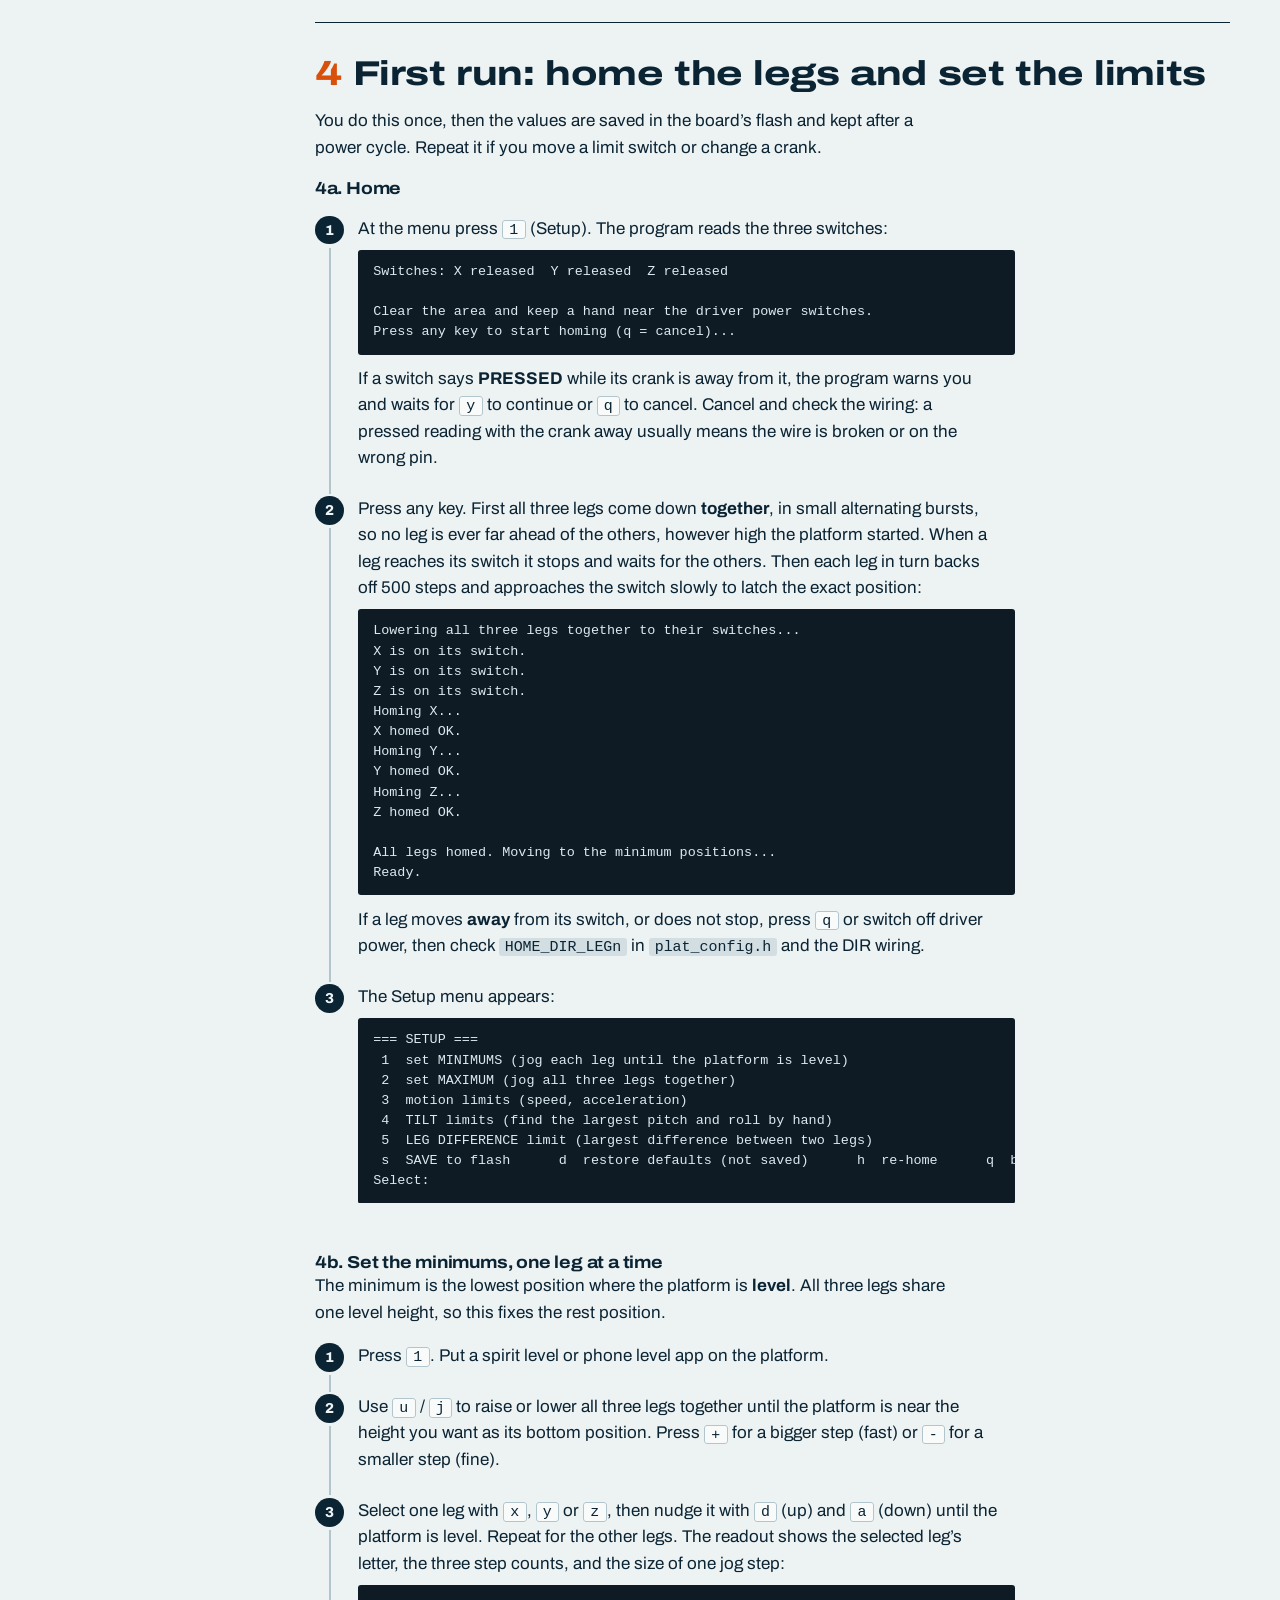
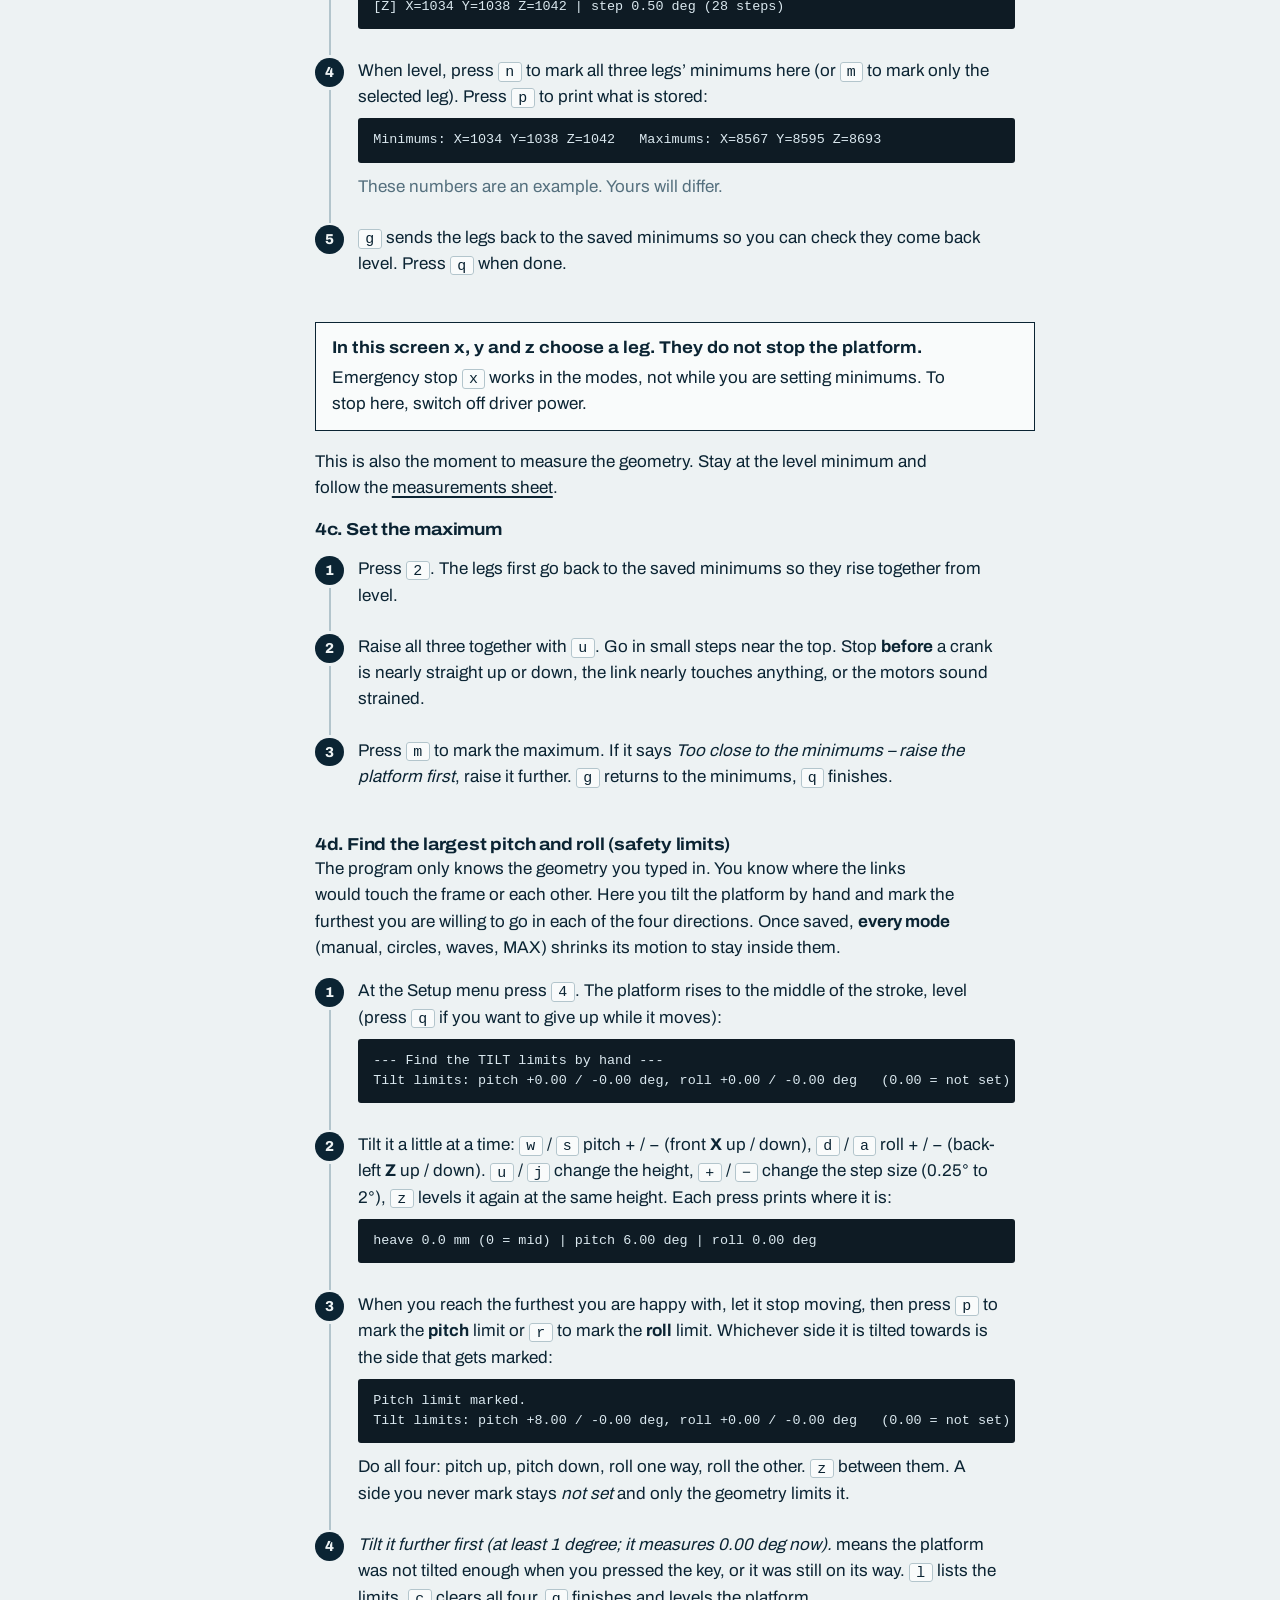
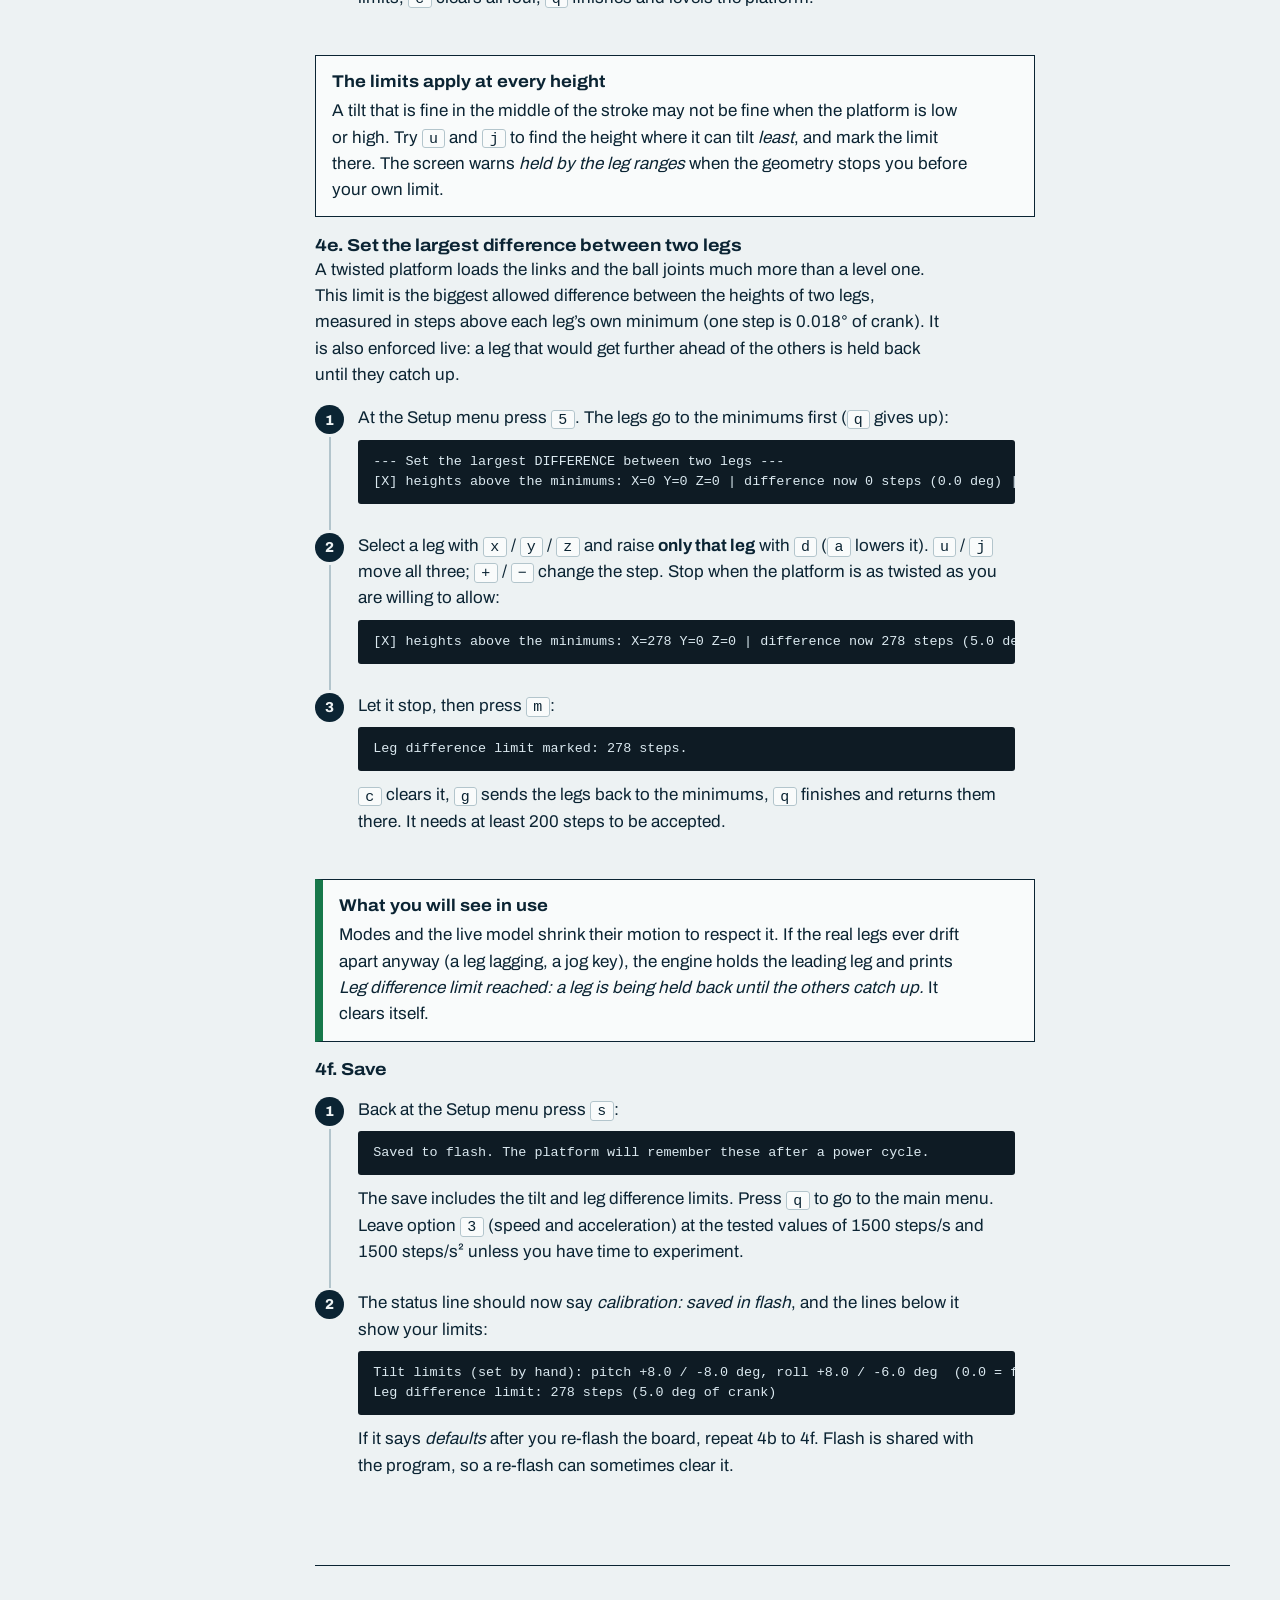
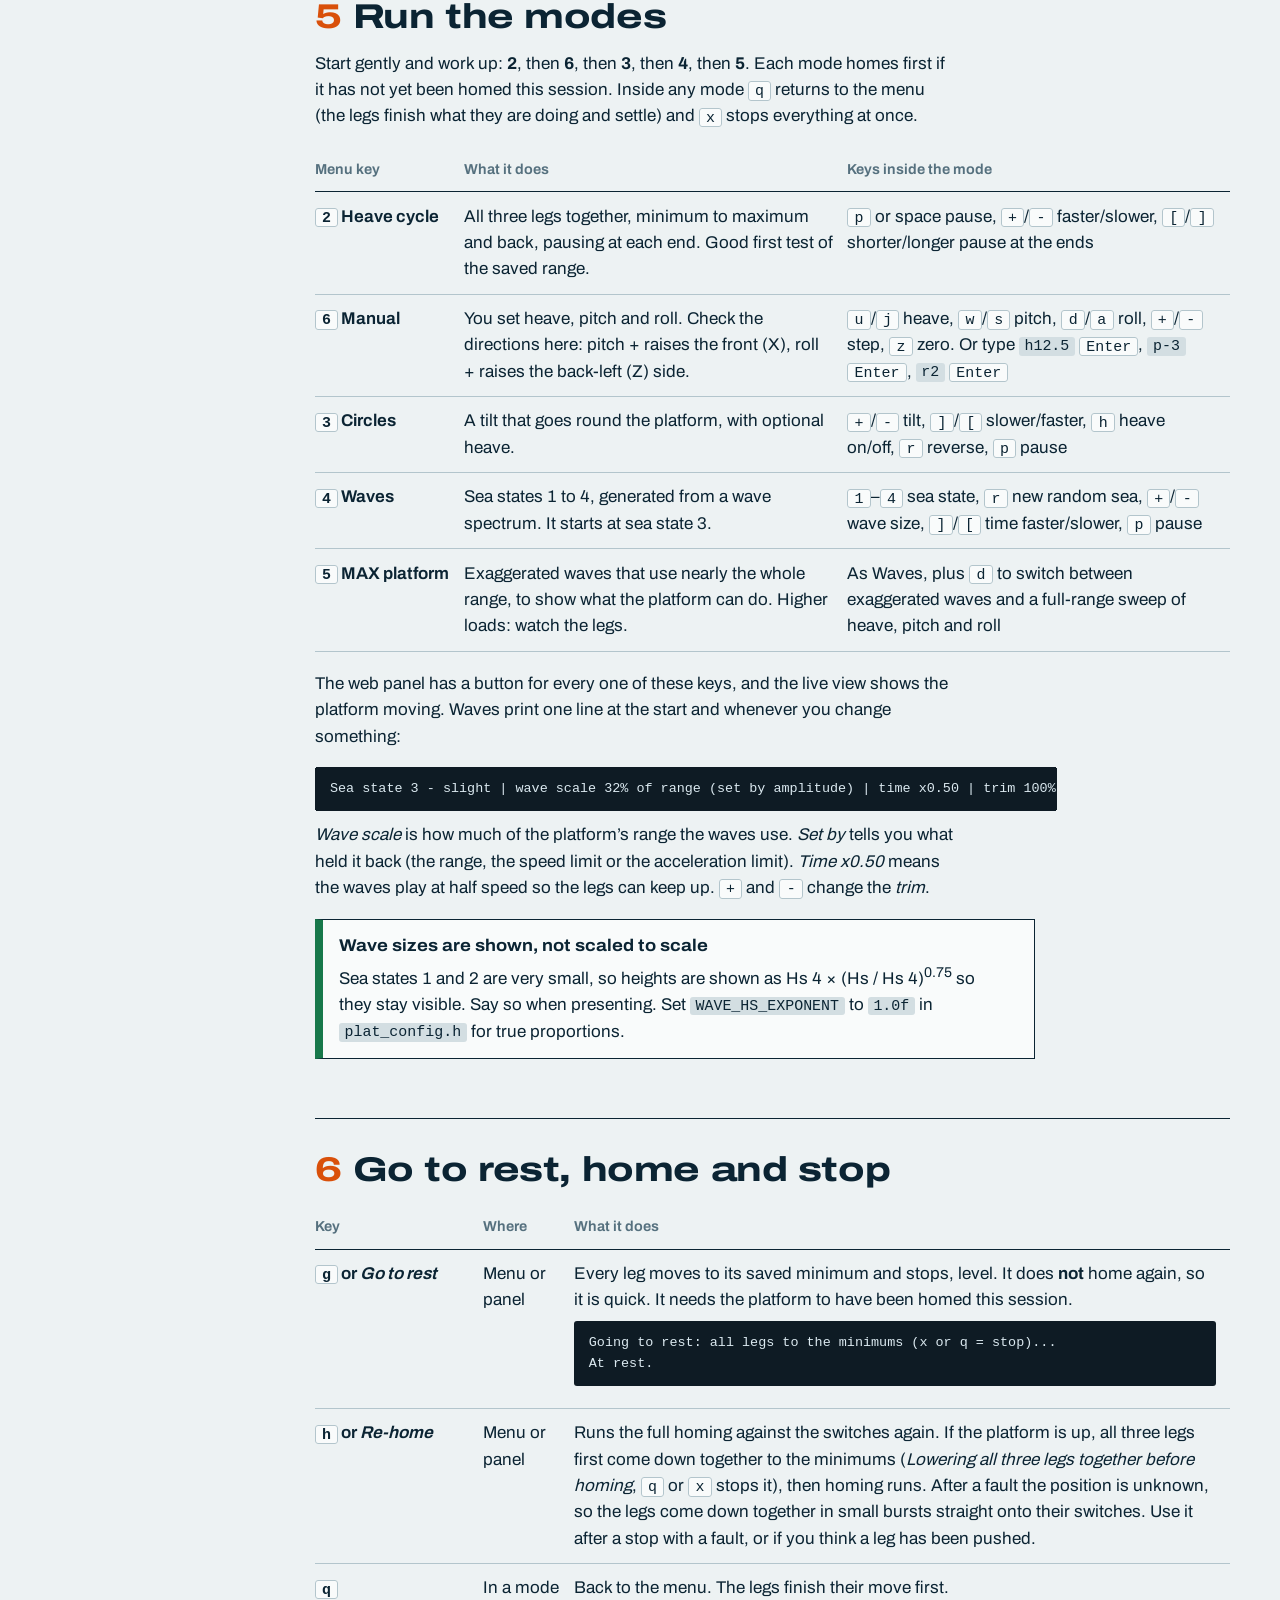
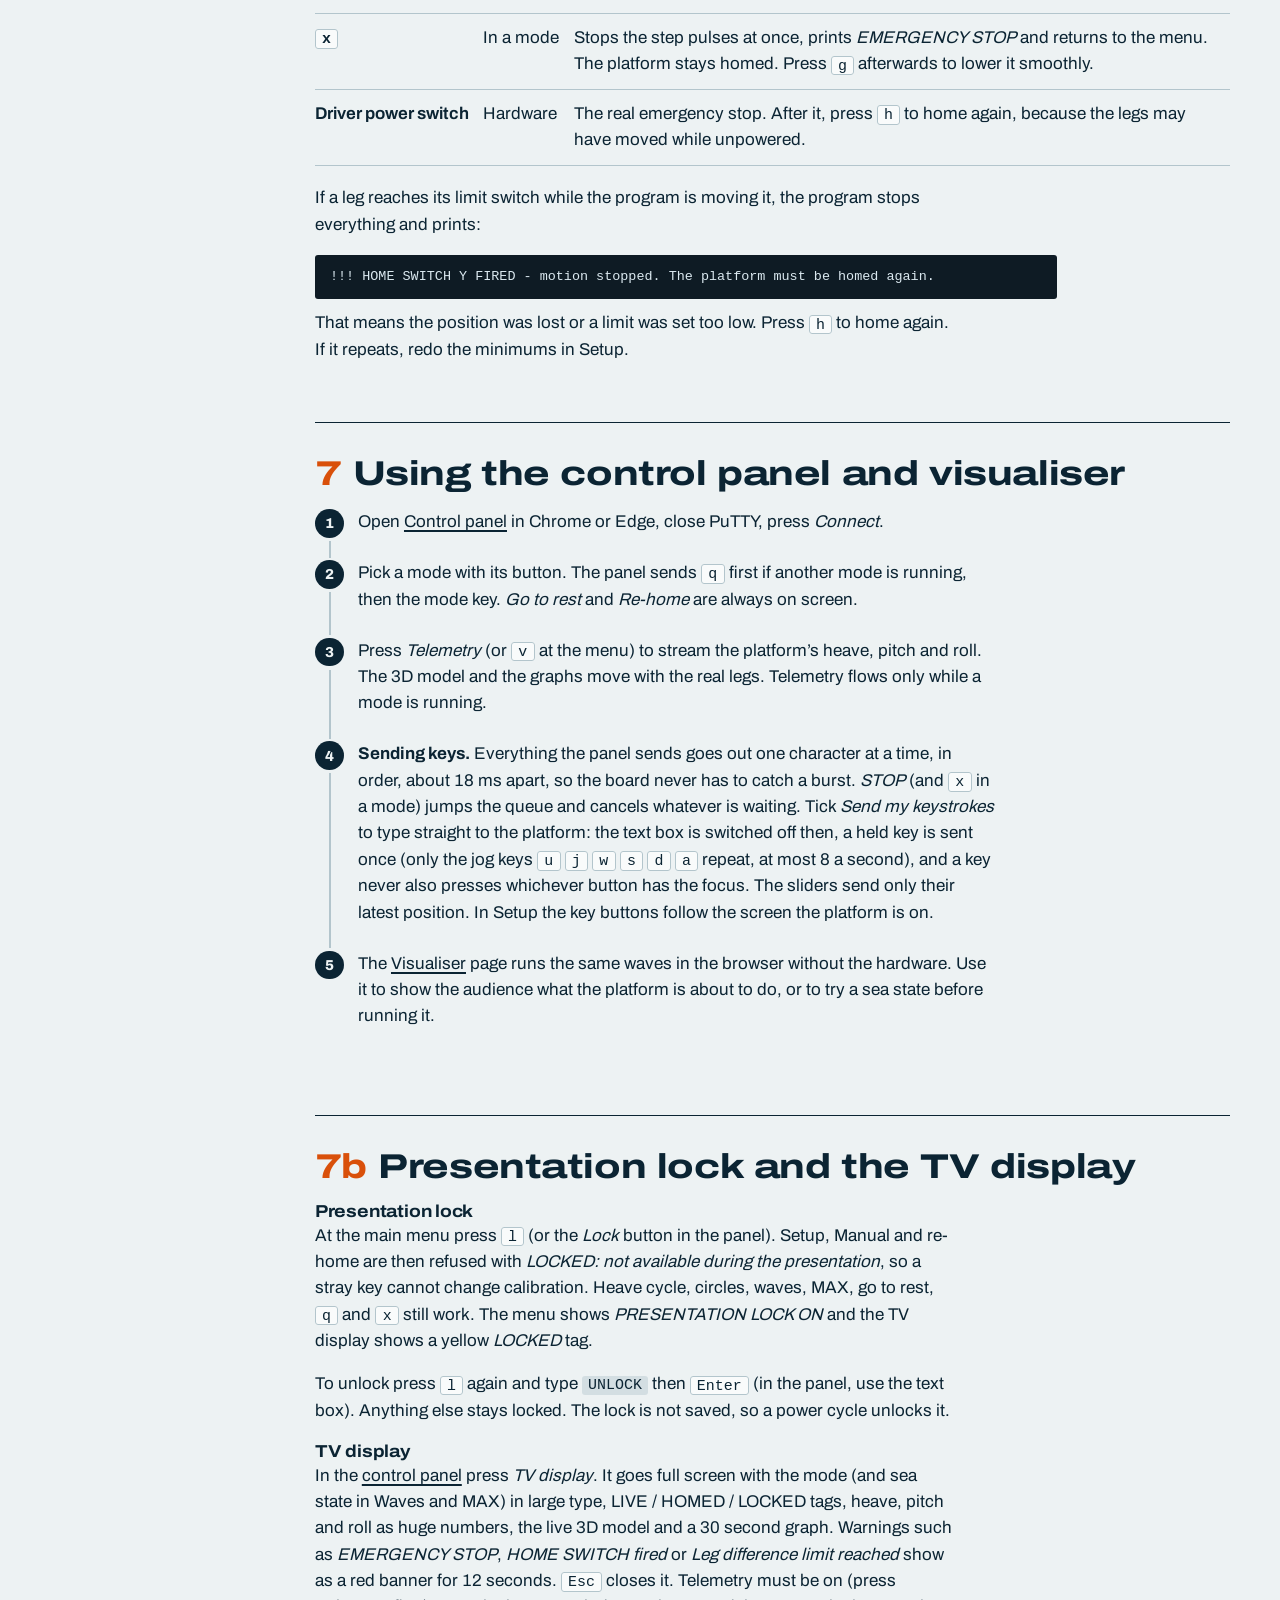
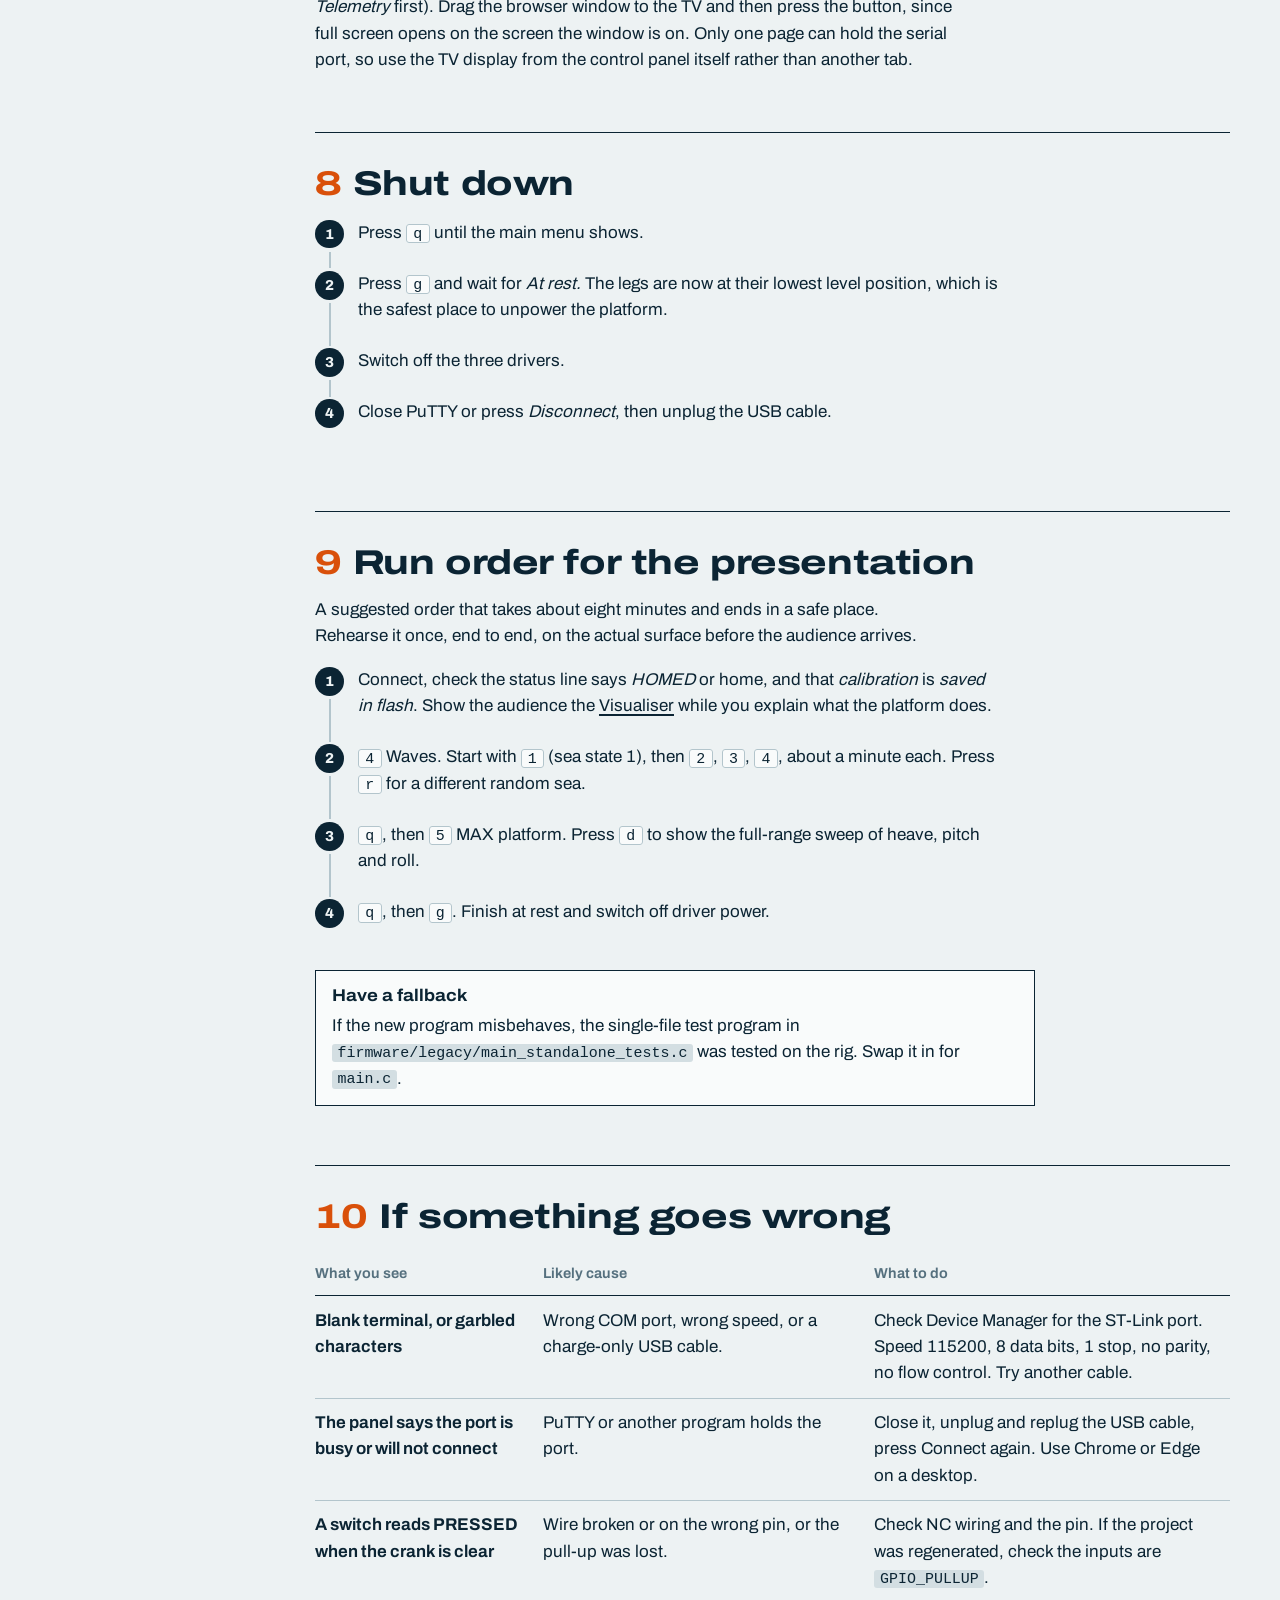
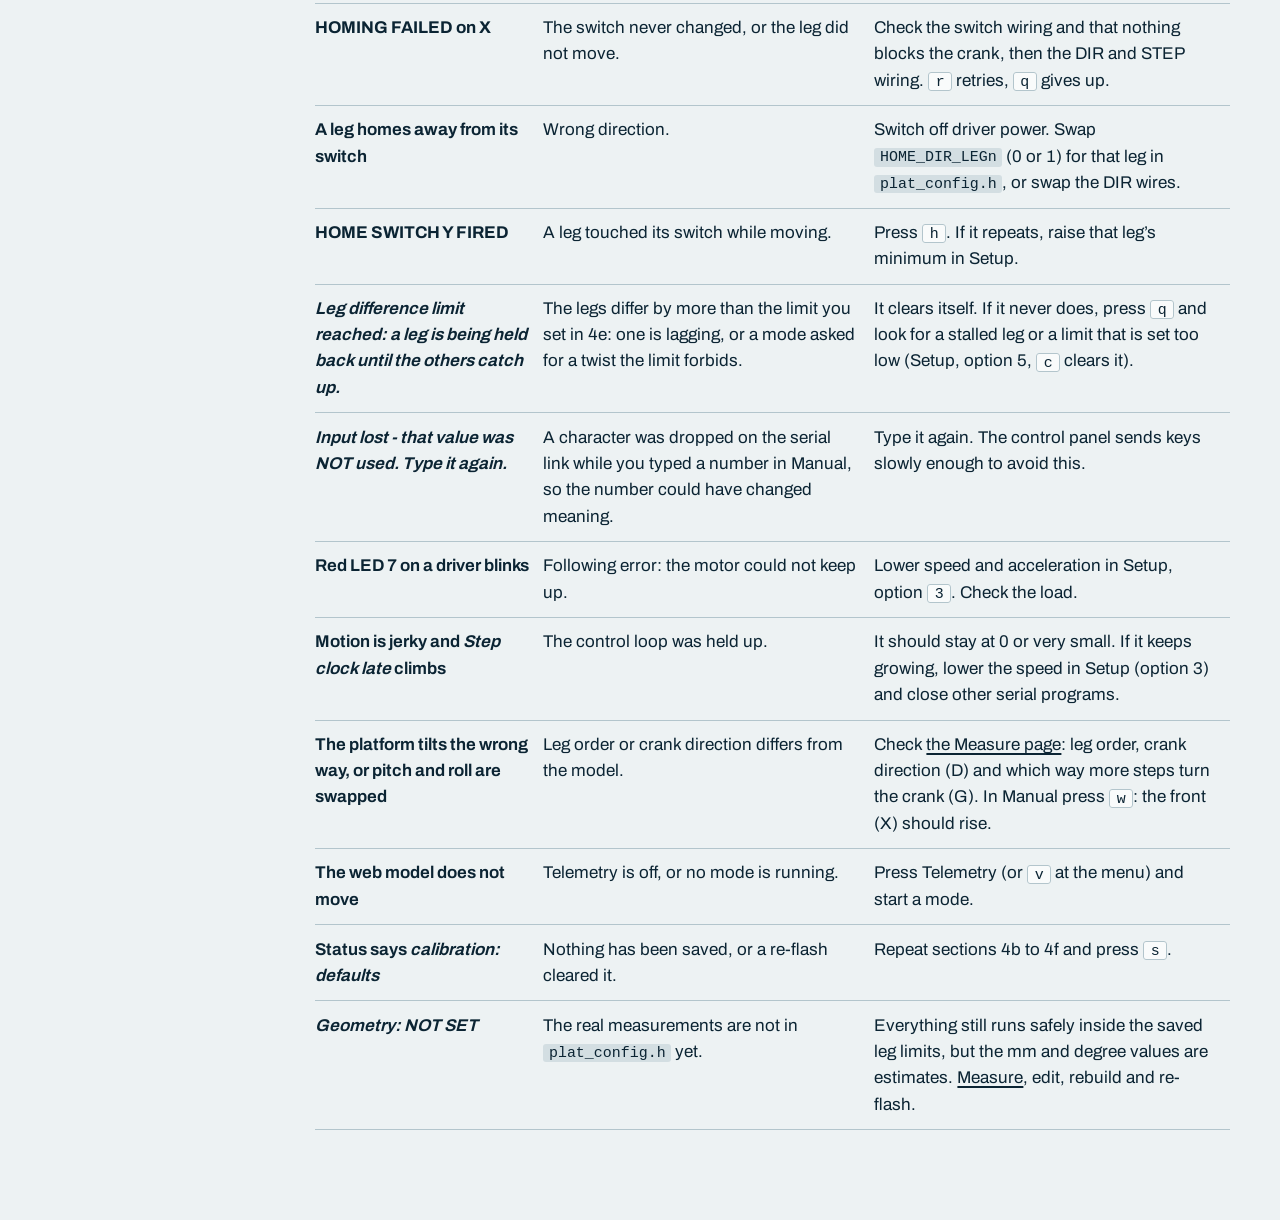
<file: docs/guide.html>
<!doctype html>
<html lang="en">
<head>
<meta charset="utf-8">
<meta name="viewport" content="width=device-width, initial-scale=1">
<title>How to run the platform</title>
<meta name="description" content="Step by step: check the wiring, load the firmware, connect, home, set the limits, run each mode, go to rest and shut down. Written with the exact messages the program prints.">
<link rel="stylesheet" href="assets/site.css">
<style>
  .page { display: grid; grid-template-columns: 220px minmax(0, 1fr); gap: clamp(1.4rem, 3.5vw, 3.5rem); padding: clamp(1.6rem, 3vw, 2.6rem) 0 4rem; align-items: start; }
  .toc { position: sticky; top: 76px; font-size: 0.93rem; }
  .toc b { display: block; margin-bottom: 0.5rem; font-stretch: 108%; }
  .toc ol { list-style: none; margin: 0; padding: 0; counter-reset: t; border-left: 1.5px solid var(--ink); }
  .toc li { counter-increment: t; }
  .toc a { display: block; padding: 0.32rem 0 0.32rem 0.8rem; color: var(--ink); text-decoration: none; border-left: 4px solid transparent; margin-left: -1.5px; }
  .toc a::before { content: counter(t) ". "; color: var(--mute); }
  .toc a:hover { border-left-color: var(--accent); }
  h1 { font-size: clamp(1.9rem, 4vw, 3rem); max-width: 16ch; margin-bottom: 0.8rem; }
  section.g { padding: 2rem 0 0.4rem; border-top: 1.5px solid var(--ink); margin-top: 2.2rem; scroll-margin-top: 70px; }
  section.g:first-of-type { margin-top: 1.6rem; }
  section.g > h2 { display: flex; gap: 0.7rem; align-items: baseline; margin-bottom: 0.9rem; }
  section.g > h2 .n { font-variant-numeric: tabular-nums; color: var(--accent); }
  ol.steps { list-style: none; margin: 1rem 0 1.2rem; padding: 0; counter-reset: s; }
  ol.steps > li { counter-increment: s; position: relative; padding: 0 0 1.1rem 2.7rem; max-width: 70ch; }
  ol.steps > li::before { content: counter(s); position: absolute; left: 0; top: 0; width: 1.8rem; height: 1.8rem; border-radius: 50%; background: var(--ink); color: var(--on-ink); display: grid; place-items: center; font: 800 0.9rem/1 var(--font); }
  ol.steps > li::after { content: ""; position: absolute; left: 0.9rem; top: 2rem; bottom: 0.15rem; width: 1.5px; background: var(--grid-strong); }
  ol.steps > li:last-child::after { display: none; }
  ol.steps p { margin: 0 0 0.45rem; }
  pre.term { margin: 0.5rem 0 0.7rem; padding: 0.75rem 0.95rem; background: #0e1b24; color: #dbe9f0; border-radius: 3px; overflow-x: auto; font: 500 0.84rem/1.5 ui-monospace, SFMono-Regular, Menlo, Consolas, monospace; max-width: 92ch; white-space: pre; }
  pre.term .k { color: #ffb48a; font-weight: 700; }
  .call { border: 1.5px solid var(--ink); padding: 0.8rem 1rem; margin: 1.1rem 0; max-width: 72ch; background: var(--surface); }
  .call b.t { display: block; margin-bottom: 0.2rem; font-stretch: 108%; }
  .call.warn { border-color: #b3261e; border-left-width: 8px; } .call.warn b.t { color: #b3261e; }
  .call.ok { border-left: 8px solid var(--ok); }
  .call p { margin: 0 0 0.3rem; } .call p:last-child { margin: 0; }
  ul.check { list-style: none; margin: 0.6rem 0 1rem; padding: 0; max-width: 70ch; }
  ul.check li { position: relative; padding: 0.4rem 0 0.4rem 1.9rem; border-bottom: 1px solid var(--grid-strong); }
  ul.check li::before { content: ""; position: absolute; left: 0; top: 0.62rem; width: 1.05rem; height: 1.05rem; border: 2px solid var(--ink); border-radius: 2px; }
  .keys td:first-child { white-space: nowrap; width: 7.2rem; }
  table.keys, table.tbl { margin: 0.7rem 0 1.2rem; }
  .tbl td:first-child { font-weight: 650; }
  .tbl td, .keys td { vertical-align: top; }
  .acts { display: flex; flex-wrap: wrap; gap: 8px; margin: 1.2rem 0 0.4rem; }
  @media screen and (max-width: 900px) {
    .page { grid-template-columns: minmax(0, 1fr); } .toc { position: static; } .toc ol { columns: 2; border-left: 0; } .toc a { border-left: 0; padding-left: 0; }
    table.tbl, table.keys, .tbl tbody, .keys tbody { display: block; width: 100%; }
    .tbl thead, .keys thead { display: none; }
    .tbl tr, .keys tr { display: block; padding: 0.7rem 0; border-bottom: 1px solid var(--grid-strong); }
    .tbl td, .keys td { display: block; border: 0; padding: 0 0 0.15rem; width: auto !important; }
  }
  @media print {
    .bar, .toc, .acts { display: none !important; }
    .page { grid-template-columns: 1fr; padding: 0; }
    body { background: #fff; --paper: #fff; --surface: #fff; font-size: 10.5pt; }
    pre.term { background: #fff; color: #000; border: 1px solid #000; font-size: 8.5pt; white-space: pre-wrap; overflow-wrap: anywhere; }
    pre.term .k { color: #000; text-decoration: underline; }
    .call, ol.steps > li, tr, pre.term { break-inside: avoid; }
    h2, h3 { break-after: avoid; } table[aria-label="Pin map"] { break-inside: avoid; }
    a { text-decoration: none; color: #000; }
  }
</style>
</head>
<body>
<header class="bar">
  <a class="brand" href="index.html"><svg viewBox="0 0 32 32" aria-hidden="true"><path d="M2 17c4-9 8-9 12 0s8 9 12 0" fill="none" stroke="currentColor" stroke-width="3" stroke-linecap="round"/><path d="M6 27v-5M16 27v-5M26 27v-5" stroke="currentColor" stroke-width="3" stroke-linecap="round"/></svg>Sea Platform</a>
  <nav class="nav" aria-label="Pages">
    <a href="index.html">Project</a><a href="measure.html">Measure</a><a href="guide.html" aria-current="page">Run guide</a><a href="visualiser.html">Visualiser</a><a href="control.html">Control panel</a>
    <button class="icon-btn" id="theme" type="button" aria-label="Switch light or dark theme" title="Light / dark"><svg width="20" height="20" viewBox="0 0 24 24" fill="none" stroke="currentColor" stroke-width="2"><circle cx="12" cy="12" r="4.5"/><path d="M12 2v3M12 19v3M2 12h3M19 12h3M4.9 4.9l2.1 2.1M17 17l2.1 2.1M4.9 19.1L7 17M17 7l2.1-2.1"/></svg></button>
  </nav>
</header>

<main class="wrap page">
  <nav class="toc" aria-label="Sections">
    <b>On this page</b>
    <ol>
      <li><a href="#before">Before you power up</a></li>
      <li><a href="#flash">Load the firmware</a></li>
      <li><a href="#connect">Connect</a></li>
      <li><a href="#setup">First run: home and set limits</a></li>
      <li><a href="#modes">Run the modes</a></li>
      <li><a href="#rest">Rest, home, stop</a></li>
      <li><a href="#panel">Control panel</a></li>
      <li><a href="#show">Lock and TV display</a></li>
      <li><a href="#shutdown">Shut down</a></li>
      <li><a href="#night">Presentation run</a></li>
      <li><a href="#fix">If something goes wrong</a></li>
    </ol>
  </nav>

  <div>
    <h1>How to run the platform</h1>
    <p class="lead">From a cold start to waves on the platform. Follow the sections in order the first time. Lines in dark boxes are what the program prints, so you can check each step worked.</p>
    <div class="acts"><button class="btn small ghost" type="button" id="print">Print this guide</button><a class="btn small ghost" href="measure.html">Measurements sheet</a></div>

    <div class="call warn"><b class="t">Keep your hand near the driver power switches</b>
      <p>The program stops the legs on the limit switches and has speed limits, but it is not a safety circuit. The only true emergency stop is switching off driver power. Clear people and loose objects from the platform and from under it.</p></div>

    <!-- 1 -->
    <section class="g" id="before">
      <h2><span class="n">1</span>Before you power up</h2>
      <p>Tick each of these with the power off.</p>
      <ul class="check">
        <li>The platform sits on a firm, level surface. Outdoors, shield the laptop screen from sun and keep cables off the ground where legs can reach them.</li>
        <li>Each crank can swing through its full range without touching a link, a cable or the frame.</li>
        <li>The three drivers are set to <b>2000 pulses per revolution</b>. With the 10:1 gearboxes, 20&#8239;000 steps are one turn of a crank.</li>
        <li>Each driver&rsquo;s <b>PUL&minus;</b> and <b>DIR&minus;</b> go to a Nucleo ground. Signals follow this table.</li>
        <li>Each limit switch is wired <b>normally closed</b>: common to ground, the other contact to its pin. A broken wire then looks the same as a pressed switch, and the program stops.</li>
        <li>Each switch is positioned so its crank presses it at the <b>bottom</b> of travel, and nothing else can reach it.</li>
        <li>Driver power is <b>off</b>. The Nucleo is connected to the computer with a USB cable that carries data (not a charge-only cable).</li>
      </ul>
      <table class="tbl" aria-label="Pin map">
        <thead><tr><th>Leg</th><th>STEP pin</th><th>DIR pin</th><th>Limit switch pin</th></tr></thead>
        <tbody>
          <tr><td>X (front)</td><td>PA0</td><td>PA1</td><td>PB9</td></tr>
          <tr><td>Y (back right)</td><td>PB4</td><td>PB5</td><td>PB0</td></tr>
          <tr><td>Z (back left)</td><td>PA8</td><td>PA9</td><td>PA4</td></tr>
        </tbody>
      </table>
    </section>

    <!-- 2 -->
    <section class="g" id="flash">
      <h2><span class="n">2</span>Load the firmware</h2>
      <p>Skip this section if the board already runs the latest program and you only want to use it.</p>
      <ol class="steps">
        <li><p>Open the project <b>Test2</b> in STM32CubeIDE.</p></li>
        <li><p>From the repository, copy every file in <code>firmware/Core/Inc</code> into the project&rsquo;s <code>Core/Inc</code> and every file in <code>firmware/Core/Src</code> into <code>Core/Src</code>. Say yes to replace <code>main.c</code> and <code>main.h</code>.</p></li>
        <li><p>Edit <code>Core/Inc/plat_config.h</code> if you have measured the geometry (<a href="measure.html">Measure page</a>, button <em>Show plat_config.h lines</em>). Without it the program still works, but mm and degree values are estimates and the menu says <em>geometry NOT SET</em>.</p></li>
        <li><p>Choose <em>Project &rarr; Build Project</em>. If the linker complains about <code>sinf</code> or <code>sqrtf</code>, open <em>Properties &rarr; C/C++ Build &rarr; Settings &rarr; MCU GCC Linker &rarr; Libraries</em> and add <code>m</code>, then build again.</p></li>
        <li><p>Press <em>Run</em> (the green button). If CubeIDE asks about a debug configuration, accept the defaults. The board resets and starts the program.</p></li>
      </ol>
      <div class="call"><b class="t">If you ever regenerate code from the .ioc file</b>
        <p>Check <code>MX_GPIO_Init</code> in <code>main.c</code> afterwards. The three limit inputs must be <code>GPIO_PULLUP</code>. Regenerated code can set them to no pull and the switches will read wrongly.</p></div>
    </section>

    <!-- 3 -->
    <section class="g" id="connect">
      <h2><span class="n">3</span>Connect to the board</h2>
      <p>Only one program can use the board&rsquo;s serial port at a time. Use PuTTY <em>or</em> the control panel, and close the one before opening the other.</p>
      <h3>Option A: PuTTY</h3>
      <ol class="steps">
        <li><p>Find the port. In Windows open <em>Device Manager &rarr; Ports (COM &amp; LPT)</em> and note the number beside <em>STMicroelectronics STLink Virtual COM Port</em>, for example <code>COM5</code>.</p></li>
        <li><p>In PuTTY choose <em>Connection type: Serial</em>. Serial line: your COM number. Speed: <code>115200</code>. Under <em>Connection &rarr; Serial</em> check 8 data bits, 1 stop bit, parity none, flow control none.</p></li>
        <li><p>Click <em>Open</em>, then press the black <b>RESET</b> button on the Nucleo. You should see:</p>
<pre class="term">Sea platform firmware ready.
Status: not homed | calibration: saved in flash | geometry: set | telemetry: off
...
=========== SEA PLATFORM ===========
 1  Setup: home, set minimums, set maximum, save
 ...
Select:</pre>
          <p>Nothing appears? Press <kbd>Enter</kbd> once, then check the COM number and that the USB cable carries data.</p></li>
      </ol>
      <h3>Option B: the browser control panel</h3>
      <ol class="steps">
        <li><p>Open <a href="control.html">the control panel</a> in desktop <b>Chrome or Edge</b>. It must be the published HTTPS site or <code>localhost</code>.</p></li>
        <li><p>Press <em>Connect</em> and choose <em>STLink Virtual COM Port</em>. The panel shows the same messages as PuTTY in its log, with buttons for each mode and a box to type keys.</p></li>
      </ol>
      <div class="call"><b class="t">Then switch on driver power</b>
        <p>With the menu showing, switch on the three drivers. Doing it in this order means the board is already holding its outputs in a known state when the drivers wake up.</p></div>
    </section>

    <!-- 4 -->
    <section class="g" id="setup">
      <h2><span class="n">4</span>First run: home the legs and set the limits</h2>
      <p>You do this once, then the values are saved in the board&rsquo;s flash and kept after a power cycle. Repeat it if you move a limit switch or change a crank.</p>

      <h3>4a. Home</h3>
      <ol class="steps">
        <li><p>At the menu press <kbd>1</kbd> (Setup). The program reads the three switches:</p>
<pre class="term">Switches: X released  Y released  Z released

Clear the area and keep a hand near the driver power switches.
Press any key to start homing (q = cancel)...</pre>
          <p>If a switch says <b>PRESSED</b> while its crank is away from it, the program warns you and waits for <kbd>y</kbd> to continue or <kbd>q</kbd> to cancel. Cancel and check the wiring: a pressed reading with the crank away usually means the wire is broken or on the wrong pin.</p></li>
        <li><p>Press any key. First all three legs come down <b>together</b>, in small alternating bursts, so no leg is ever far ahead of the others, however high the platform started. When a leg reaches its switch it stops and waits for the others. Then each leg in turn backs off 500 steps and approaches the switch slowly to latch the exact position:</p>
<pre class="term">Lowering all three legs together to their switches...
X is on its switch.
Y is on its switch.
Z is on its switch.
Homing X...
X homed OK.
Homing Y...
Y homed OK.
Homing Z...
Z homed OK.

All legs homed. Moving to the minimum positions...
Ready.</pre>
          <p>If a leg moves <b>away</b> from its switch, or does not stop, press <kbd>q</kbd> or switch off driver power, then check <code>HOME_DIR_LEGn</code> in <code>plat_config.h</code> and the DIR wiring.</p></li>
        <li><p>The Setup menu appears:</p>
<pre class="term">=== SETUP ===
 1  set MINIMUMS (jog each leg until the platform is level)
 2  set MAXIMUM (jog all three legs together)
 3  motion limits (speed, acceleration)
 4  TILT limits (find the largest pitch and roll by hand)
 5  LEG DIFFERENCE limit (largest difference between two legs)
 s  SAVE to flash      d  restore defaults (not saved)      h  re-home      q  back
Select:</pre></li>
      </ol>

      <h3>4b. Set the minimums, one leg at a time</h3>
      <p>The minimum is the lowest position where the platform is <b>level</b>. All three legs share one level height, so this fixes the rest position.</p>
      <ol class="steps">
        <li><p>Press <kbd>1</kbd>. Put a spirit level or phone level app on the platform.</p></li>
        <li><p>Use <kbd>u</kbd> / <kbd>j</kbd> to raise or lower all three legs together until the platform is near the height you want as its bottom position. Press <kbd>+</kbd> for a bigger step (fast) or <kbd>-</kbd> for a smaller step (fine).</p></li>
        <li><p>Select one leg with <kbd>x</kbd>, <kbd>y</kbd> or <kbd>z</kbd>, then nudge it with <kbd>d</kbd> (up) and <kbd>a</kbd> (down) until the platform is level. Repeat for the other legs. The readout shows the selected leg&rsquo;s letter, the three step counts, and the size of one jog step:</p>
<pre class="term">[Z] X=1034 Y=1038 Z=1042 | step 0.50 deg (28 steps)</pre></li>
        <li><p>When level, press <kbd>n</kbd> to mark all three legs&rsquo; minimums here (or <kbd>m</kbd> to mark only the selected leg). Press <kbd>p</kbd> to print what is stored:</p>
<pre class="term">Minimums: X=1034 Y=1038 Z=1042   Maximums: X=8567 Y=8595 Z=8693</pre>
          <p class="mute">These numbers are an example. Yours will differ.</p></li>
        <li><p><kbd>g</kbd> sends the legs back to the saved minimums so you can check they come back level. Press <kbd>q</kbd> when done.</p></li>
      </ol>
      <div class="call"><b class="t">In this screen x, y and z choose a leg. They do not stop the platform.</b>
        <p>Emergency stop <kbd>x</kbd> works in the modes, not while you are setting minimums. To stop here, switch off driver power.</p></div>
      <p>This is also the moment to measure the geometry. Stay at the level minimum and follow the <a href="measure.html">measurements sheet</a>.</p>

      <h3>4c. Set the maximum</h3>
      <ol class="steps">
        <li><p>Press <kbd>2</kbd>. The legs first go back to the saved minimums so they rise together from level.</p></li>
        <li><p>Raise all three together with <kbd>u</kbd>. Go in small steps near the top. Stop <b>before</b> a crank is nearly straight up or down, the link nearly touches anything, or the motors sound strained.</p></li>
        <li><p>Press <kbd>m</kbd> to mark the maximum. If it says <em>Too close to the minimums &ndash; raise the platform first</em>, raise it further. <kbd>g</kbd> returns to the minimums, <kbd>q</kbd> finishes.</p></li>
      </ol>

      <h3>4d. Find the largest pitch and roll (safety limits)</h3>
      <p>The program only knows the geometry you typed in. You know where the links would touch the frame or each other. Here you tilt the platform by hand and mark the furthest you are willing to go in each of the four directions. Once saved, <b>every mode</b> (manual, circles, waves, MAX) shrinks its motion to stay inside them.</p>
      <ol class="steps">
        <li><p>At the Setup menu press <kbd>4</kbd>. The platform rises to the middle of the stroke, level (press <kbd>q</kbd> if you want to give up while it moves):</p>
<pre class="term">--- Find the TILT limits by hand ---
Tilt limits: pitch +0.00 / -0.00 deg, roll +0.00 / -0.00 deg   (0.00 = not set)</pre></li>
        <li><p>Tilt it a little at a time: <kbd>w</kbd> / <kbd>s</kbd> pitch + / &minus; (front <b>X</b> up / down), <kbd>d</kbd> / <kbd>a</kbd> roll + / &minus; (back-left <b>Z</b> up / down). <kbd>u</kbd> / <kbd>j</kbd> change the height, <kbd>+</kbd> / <kbd>&minus;</kbd> change the step size (0.25&deg; to 2&deg;), <kbd>z</kbd> levels it again at the same height. Each press prints where it is:</p>
<pre class="term">heave 0.0 mm (0 = mid) | pitch 6.00 deg | roll 0.00 deg</pre></li>
        <li><p>When you reach the furthest you are happy with, let it stop moving, then press <kbd>p</kbd> to mark the <b>pitch</b> limit or <kbd>r</kbd> to mark the <b>roll</b> limit. Whichever side it is tilted towards is the side that gets marked:</p>
<pre class="term">Pitch limit marked.
Tilt limits: pitch +8.00 / -0.00 deg, roll +0.00 / -0.00 deg   (0.00 = not set)</pre>
          <p>Do all four: pitch up, pitch down, roll one way, roll the other. <kbd>z</kbd> between them. A side you never mark stays <em>not set</em> and only the geometry limits it.</p></li>
        <li><p><em>Tilt it further first (at least 1 degree; it measures 0.00 deg now).</em> means the platform was not tilted enough when you pressed the key, or it was still on its way. <kbd>l</kbd> lists the limits, <kbd>c</kbd> clears all four, <kbd>q</kbd> finishes and levels the platform.</p></li>
      </ol>
      <div class="call"><b class="t">The limits apply at every height</b>
        <p>A tilt that is fine in the middle of the stroke may not be fine when the platform is low or high. Try <kbd>u</kbd> and <kbd>j</kbd> to find the height where it can tilt <em>least</em>, and mark the limit there. The screen warns <em>held by the leg ranges</em> when the geometry stops you before your own limit.</p></div>

      <h3>4e. Set the largest difference between two legs</h3>
      <p>A twisted platform loads the links and the ball joints much more than a level one. This limit is the biggest allowed difference between the heights of two legs, measured in steps above each leg&rsquo;s own minimum (one step is 0.018&deg; of crank). It is also enforced live: a leg that would get further ahead of the others is held back until they catch up.</p>
      <ol class="steps">
        <li><p>At the Setup menu press <kbd>5</kbd>. The legs go to the minimums first (<kbd>q</kbd> gives up):</p>
<pre class="term">--- Set the largest DIFFERENCE between two legs ---
[X] heights above the minimums: X=0 Y=0 Z=0 | difference now 0 steps (0.0 deg) | saved limit: not set</pre></li>
        <li><p>Select a leg with <kbd>x</kbd> / <kbd>y</kbd> / <kbd>z</kbd> and raise <b>only that leg</b> with <kbd>d</kbd> (<kbd>a</kbd> lowers it). <kbd>u</kbd> / <kbd>j</kbd> move all three; <kbd>+</kbd> / <kbd>&minus;</kbd> change the step. Stop when the platform is as twisted as you are willing to allow:</p>
<pre class="term">[X] heights above the minimums: X=278 Y=0 Z=0 | difference now 278 steps (5.0 deg) | saved limit: not set</pre></li>
        <li><p>Let it stop, then press <kbd>m</kbd>:</p>
<pre class="term">Leg difference limit marked: 278 steps.</pre>
          <p><kbd>c</kbd> clears it, <kbd>g</kbd> sends the legs back to the minimums, <kbd>q</kbd> finishes and returns them there. It needs at least 200 steps to be accepted.</p></li>
      </ol>
      <div class="call ok"><b class="t">What you will see in use</b>
        <p>Modes and the live model shrink their motion to respect it. If the real legs ever drift apart anyway (a leg lagging, a jog key), the engine holds the leading leg and prints <em>Leg difference limit reached: a leg is being held back until the others catch up.</em> It clears itself.</p></div>

      <h3>4f. Save</h3>
      <ol class="steps">
        <li><p>Back at the Setup menu press <kbd>s</kbd>:</p>
<pre class="term">Saved to flash. The platform will remember these after a power cycle.</pre>
          <p>The save includes the tilt and leg difference limits. Press <kbd>q</kbd> to go to the main menu. Leave option <kbd>3</kbd> (speed and acceleration) at the tested values of 1500 steps/s and 1500 steps/s&sup2; unless you have time to experiment.</p></li>
        <li><p>The status line should now say <em>calibration: saved in flash</em>, and the lines below it show your limits:</p>
<pre class="term">Tilt limits (set by hand): pitch +8.0 / -8.0 deg, roll +8.0 / -6.0 deg  (0.0 = from the geometry only)
Leg difference limit: 278 steps (5.0 deg of crank)</pre>
          <p>If it says <em>defaults</em> after you re-flash the board, repeat 4b to 4f. Flash is shared with the program, so a re-flash can sometimes clear it.</p></li>
      </ol>
    </section>

    <!-- 5 -->
    <section class="g" id="modes">
      <h2><span class="n">5</span>Run the modes</h2>
      <p>Start gently and work up: <b>2</b>, then <b>6</b>, then <b>3</b>, then <b>4</b>, then <b>5</b>. Each mode homes first if it has not yet been homed this session. Inside any mode <kbd>q</kbd> returns to the menu (the legs finish what they are doing and settle) and <kbd>x</kbd> stops everything at once.</p>
      <table class="keys tbl" aria-label="Modes and keys">
        <thead><tr><th>Menu key</th><th>What it does</th><th>Keys inside the mode</th></tr></thead>
        <tbody>
          <tr><td><kbd>2</kbd> Heave cycle</td><td>All three legs together, minimum to maximum and back, pausing at each end. Good first test of the saved range.</td><td><kbd>p</kbd> or space pause, <kbd>+</kbd>/<kbd>-</kbd> faster/slower, <kbd>[</kbd>/<kbd>]</kbd> shorter/longer pause at the ends</td></tr>
          <tr><td><kbd>6</kbd> Manual</td><td>You set heave, pitch and roll. Check the directions here: pitch + raises the front (X), roll + raises the back-left (Z) side.</td><td><kbd>u</kbd>/<kbd>j</kbd> heave, <kbd>w</kbd>/<kbd>s</kbd> pitch, <kbd>d</kbd>/<kbd>a</kbd> roll, <kbd>+</kbd>/<kbd>-</kbd> step, <kbd>z</kbd> zero. Or type <code>h12.5</code> <kbd>Enter</kbd>, <code>p-3</code> <kbd>Enter</kbd>, <code>r2</code> <kbd>Enter</kbd></td></tr>
          <tr><td><kbd>3</kbd> Circles</td><td>A tilt that goes round the platform, with optional heave.</td><td><kbd>+</kbd>/<kbd>-</kbd> tilt, <kbd>]</kbd>/<kbd>[</kbd> slower/faster, <kbd>h</kbd> heave on/off, <kbd>r</kbd> reverse, <kbd>p</kbd> pause</td></tr>
          <tr><td><kbd>4</kbd> Waves</td><td>Sea states 1 to 4, generated from a wave spectrum. It starts at sea state 3.</td><td><kbd>1</kbd>&ndash;<kbd>4</kbd> sea state, <kbd>r</kbd> new random sea, <kbd>+</kbd>/<kbd>-</kbd> wave size, <kbd>]</kbd>/<kbd>[</kbd> time faster/slower, <kbd>p</kbd> pause</td></tr>
          <tr><td><kbd>5</kbd> MAX platform</td><td>Exaggerated waves that use nearly the whole range, to show what the platform can do. Higher loads: watch the legs.</td><td>As Waves, plus <kbd>d</kbd> to switch between exaggerated waves and a full-range sweep of heave, pitch and roll</td></tr>
        </tbody>
      </table>
      <p>The web panel has a button for every one of these keys, and the live view shows the platform moving. Waves print one line at the start and whenever you change something:</p>
<pre class="term">Sea state 3 - slight | wave scale 32% of range (set by amplitude) | time x0.50 | trim 100%</pre>
      <p><em>Wave scale</em> is how much of the platform&rsquo;s range the waves use. <em>Set by</em> tells you what held it back (the range, the speed limit or the acceleration limit). <em>Time x0.50</em> means the waves play at half speed so the legs can keep up. <kbd>+</kbd> and <kbd>-</kbd> change the <em>trim</em>.</p>
      <div class="call ok"><b class="t">Wave sizes are shown, not scaled to scale</b>
        <p>Sea states 1 and 2 are very small, so heights are shown as Hs&nbsp;4 &times; (Hs&nbsp;/&nbsp;Hs&nbsp;4)<sup>0.75</sup> so they stay visible. Say so when presenting. Set <code>WAVE_HS_EXPONENT</code> to <code>1.0f</code> in <code>plat_config.h</code> for true proportions.</p></div>
    </section>

    <!-- 6 -->
    <section class="g" id="rest">
      <h2><span class="n">6</span>Go to rest, home and stop</h2>
      <table class="keys tbl" aria-label="Return, home and stop">
        <thead><tr><th>Key</th><th>Where</th><th>What it does</th></tr></thead>
        <tbody>
          <tr><td><kbd>g</kbd> or <em>Go to rest</em></td><td>Menu or panel</td><td>Every leg moves to its saved minimum and stops, level. It does <b>not</b> home again, so it is quick. It needs the platform to have been homed this session.
<pre class="term">Going to rest: all legs to the minimums (x or q = stop)...
At rest.</pre></td></tr>
          <tr><td><kbd>h</kbd> or <em>Re-home</em></td><td>Menu or panel</td><td>Runs the full homing against the switches again. If the platform is up, all three legs first come down together to the minimums (<em>Lowering all three legs together before homing</em>, <kbd>q</kbd> or <kbd>x</kbd> stops it), then homing runs. After a fault the position is unknown, so the legs come down together in small bursts straight onto their switches. Use it after a stop with a fault, or if you think a leg has been pushed.</td></tr>
          <tr><td><kbd>q</kbd></td><td>In a mode</td><td>Back to the menu. The legs finish their move first.</td></tr>
          <tr><td><kbd>x</kbd></td><td>In a mode</td><td>Stops the step pulses at once, prints <em>EMERGENCY STOP</em> and returns to the menu. The platform stays homed. Press <kbd>g</kbd> afterwards to lower it smoothly.</td></tr>
          <tr><td>Driver power switch</td><td>Hardware</td><td>The real emergency stop. After it, press <kbd>h</kbd> to home again, because the legs may have moved while unpowered.</td></tr>
        </tbody>
      </table>
      <p>If a leg reaches its limit switch while the program is moving it, the program stops everything and prints:</p>
<pre class="term">!!! HOME SWITCH Y FIRED - motion stopped. The platform must be homed again.</pre>
      <p>That means the position was lost or a limit was set too low. Press <kbd>h</kbd> to home again. If it repeats, redo the minimums in Setup.</p>
    </section>

    <!-- 7 -->
    <section class="g" id="panel">
      <h2><span class="n">7</span>Using the control panel and visualiser</h2>
      <ol class="steps">
        <li><p>Open <a href="control.html">Control panel</a> in Chrome or Edge, close PuTTY, press <em>Connect</em>.</p></li>
        <li><p>Pick a mode with its button. The panel sends <kbd>q</kbd> first if another mode is running, then the mode key. <em>Go to rest</em> and <em>Re-home</em> are always on screen.</p></li>
        <li><p>Press <em>Telemetry</em> (or <kbd>v</kbd> at the menu) to stream the platform&rsquo;s heave, pitch and roll. The 3D model and the graphs move with the real legs. Telemetry flows only while a mode is running.</p></li>
        <li><p><b>Sending keys.</b> Everything the panel sends goes out one character at a time, in order, about 18&nbsp;ms apart, so the board never has to catch a burst. <em>STOP</em> (and <kbd>x</kbd> in a mode) jumps the queue and cancels whatever is waiting. Tick <em>Send my keystrokes</em> to type straight to the platform: the text box is switched off then, a held key is sent once (only the jog keys <kbd>u</kbd> <kbd>j</kbd> <kbd>w</kbd> <kbd>s</kbd> <kbd>d</kbd> <kbd>a</kbd> repeat, at most 8 a second), and a key never also presses whichever button has the focus. The sliders send only their latest position. In Setup the key buttons follow the screen the platform is on.</p></li>
        <li><p>The <a href="visualiser.html">Visualiser</a> page runs the same waves in the browser without the hardware. Use it to show the audience what the platform is about to do, or to try a sea state before running it.</p></li>
      </ol>
    </section>

    <section class="g" id="show">
      <h2><span class="n">7b</span>Presentation lock and the TV display</h2>
      <h3>Presentation lock</h3>
      <p>At the main menu press <kbd>l</kbd> (or the <em>Lock</em> button in the panel). Setup, Manual and re-home are then refused with <em>LOCKED: not available during the presentation</em>, so a stray key cannot change calibration. Heave cycle, circles, waves, MAX, go to rest, <kbd>q</kbd> and <kbd>x</kbd> still work. The menu shows <em>PRESENTATION LOCK ON</em> and the TV display shows a yellow <em>LOCKED</em> tag.</p>
      <p>To unlock press <kbd>l</kbd> again and type <code>UNLOCK</code> then <kbd>Enter</kbd> (in the panel, use the text box). Anything else stays locked. The lock is not saved, so a power cycle unlocks it.</p>
      <h3>TV display</h3>
      <p>In the <a href="control.html">control panel</a> press <em>TV display</em>. It goes full screen with the mode (and sea state in Waves and MAX) in large type, LIVE / HOMED / LOCKED tags, heave, pitch and roll as huge numbers, the live 3D model and a 30 second graph. Warnings such as <em>EMERGENCY STOP</em>, <em>HOME SWITCH fired</em> or <em>Leg difference limit reached</em> show as a red banner for 12 seconds. <kbd>Esc</kbd> closes it. Telemetry must be on (press <em>Telemetry</em> first). Drag the browser window to the TV and then press the button, since full screen opens on the screen the window is on. Only one page can hold the serial port, so use the TV display from the control panel itself rather than another tab.</p>
    </section>

    <!-- 8 -->
    <section class="g" id="shutdown">
      <h2><span class="n">8</span>Shut down</h2>
      <ol class="steps">
        <li><p>Press <kbd>q</kbd> until the main menu shows.</p></li>
        <li><p>Press <kbd>g</kbd> and wait for <em>At rest.</em> The legs are now at their lowest level position, which is the safest place to unpower the platform.</p></li>
        <li><p>Switch off the three drivers.</p></li>
        <li><p>Close PuTTY or press <em>Disconnect</em>, then unplug the USB cable.</p></li>
      </ol>
    </section>

    <!-- 9 -->
    <section class="g" id="night">
      <h2><span class="n">9</span>Run order for the presentation</h2>
      <p>A suggested order that takes about eight minutes and ends in a safe place. Rehearse it once, end to end, on the actual surface before the audience arrives.</p>
      <ol class="steps">
        <li><p>Connect, check the status line says <em>HOMED</em> or home, and that <em>calibration</em> is <em>saved in flash</em>. Show the audience the <a href="visualiser.html">Visualiser</a> while you explain what the platform does.</p></li>
        <li><p><kbd>4</kbd> Waves. Start with <kbd>1</kbd> (sea state 1), then <kbd>2</kbd>, <kbd>3</kbd>, <kbd>4</kbd>, about a minute each. Press <kbd>r</kbd> for a different random sea.</p></li>
        <li><p><kbd>q</kbd>, then <kbd>5</kbd> MAX platform. Press <kbd>d</kbd> to show the full-range sweep of heave, pitch and roll.</p></li>
        <li><p><kbd>q</kbd>, then <kbd>g</kbd>. Finish at rest and switch off driver power.</p></li>
      </ol>
      <div class="call"><b class="t">Have a fallback</b>
        <p>If the new program misbehaves, the single-file test program in <code>firmware/legacy/main_standalone_tests.c</code> was tested on the rig. Swap it in for <code>main.c</code>.</p></div>
    </section>

    <!-- 10 -->
    <section class="g" id="fix">
      <h2><span class="n">10</span>If something goes wrong</h2>
      <table class="tbl" aria-label="Troubleshooting">
        <thead><tr><th>What you see</th><th>Likely cause</th><th>What to do</th></tr></thead>
        <tbody>
          <tr><td>Blank terminal, or garbled characters</td><td>Wrong COM port, wrong speed, or a charge-only USB cable.</td><td>Check Device Manager for the ST-Link port. Speed 115200, 8 data bits, 1 stop, no parity, no flow control. Try another cable.</td></tr>
          <tr><td>The panel says the port is busy or will not connect</td><td>PuTTY or another program holds the port.</td><td>Close it, unplug and replug the USB cable, press Connect again. Use Chrome or Edge on a desktop.</td></tr>
          <tr><td>A switch reads <b>PRESSED</b> when the crank is clear</td><td>Wire broken or on the wrong pin, or the pull-up was lost.</td><td>Check NC wiring and the pin. If the project was regenerated, check the inputs are <code>GPIO_PULLUP</code>.</td></tr>
          <tr><td><b>HOMING FAILED on X</b></td><td>The switch never changed, or the leg did not move.</td><td>Check the switch wiring and that nothing blocks the crank, then the DIR and STEP wiring. <kbd>r</kbd> retries, <kbd>q</kbd> gives up.</td></tr>
          <tr><td>A leg homes <b>away</b> from its switch</td><td>Wrong direction.</td><td>Switch off driver power. Swap <code>HOME_DIR_LEGn</code> (0 or 1) for that leg in <code>plat_config.h</code>, or swap the DIR wires.</td></tr>
          <tr><td><b>HOME SWITCH Y FIRED</b></td><td>A leg touched its switch while moving.</td><td>Press <kbd>h</kbd>. If it repeats, raise that leg&rsquo;s minimum in Setup.</td></tr>
          <tr><td><em>Leg difference limit reached: a leg is being held back until the others catch up.</em></td><td>The legs differ by more than the limit you set in 4e: one is lagging, or a mode asked for a twist the limit forbids.</td><td>It clears itself. If it never does, press <kbd>q</kbd> and look for a stalled leg or a limit that is set too low (Setup, option 5, <kbd>c</kbd> clears it).</td></tr>
          <tr><td><em>Input lost - that value was NOT used. Type it again.</em></td><td>A character was dropped on the serial link while you typed a number in Manual, so the number could have changed meaning.</td><td>Type it again. The control panel sends keys slowly enough to avoid this.</td></tr>
          <tr><td>Red LED&nbsp;7 on a driver blinks</td><td>Following error: the motor could not keep up.</td><td>Lower speed and acceleration in Setup, option <kbd>3</kbd>. Check the load.</td></tr>
          <tr><td>Motion is jerky and <em>Step clock late</em> climbs</td><td>The control loop was held up.</td><td>It should stay at 0 or very small. If it keeps growing, lower the speed in Setup (option 3) and close other serial programs.</td></tr>
          <tr><td>The platform tilts the wrong way, or pitch and roll are swapped</td><td>Leg order or crank direction differs from the model.</td><td>Check <a href="measure.html">the Measure page</a>: leg order, crank direction (D) and which way more steps turn the crank (G). In Manual press <kbd>w</kbd>: the front (X) should rise.</td></tr>
          <tr><td>The web model does not move</td><td>Telemetry is off, or no mode is running.</td><td>Press Telemetry (or <kbd>v</kbd> at the menu) and start a mode.</td></tr>
          <tr><td>Status says <em>calibration: defaults</em></td><td>Nothing has been saved, or a re-flash cleared it.</td><td>Repeat sections 4b to 4f and press <kbd>s</kbd>.</td></tr>
          <tr><td><em>Geometry: NOT SET</em></td><td>The real measurements are not in <code>plat_config.h</code> yet.</td><td>Everything still runs safely inside the saved leg limits, but the mm and degree values are estimates. <a href="measure.html">Measure</a>, edit, rebuild and re-flash.</td></tr>
        </tbody>
      </table>
    </section>
  </div>
</main>

<script src="assets/sea.js"></script>
<script>
  SEA.themeToggle(document.getElementById('theme'));
  document.getElementById('print').addEventListener('click', () => window.print());
</script>
</body>
</html>
</file>
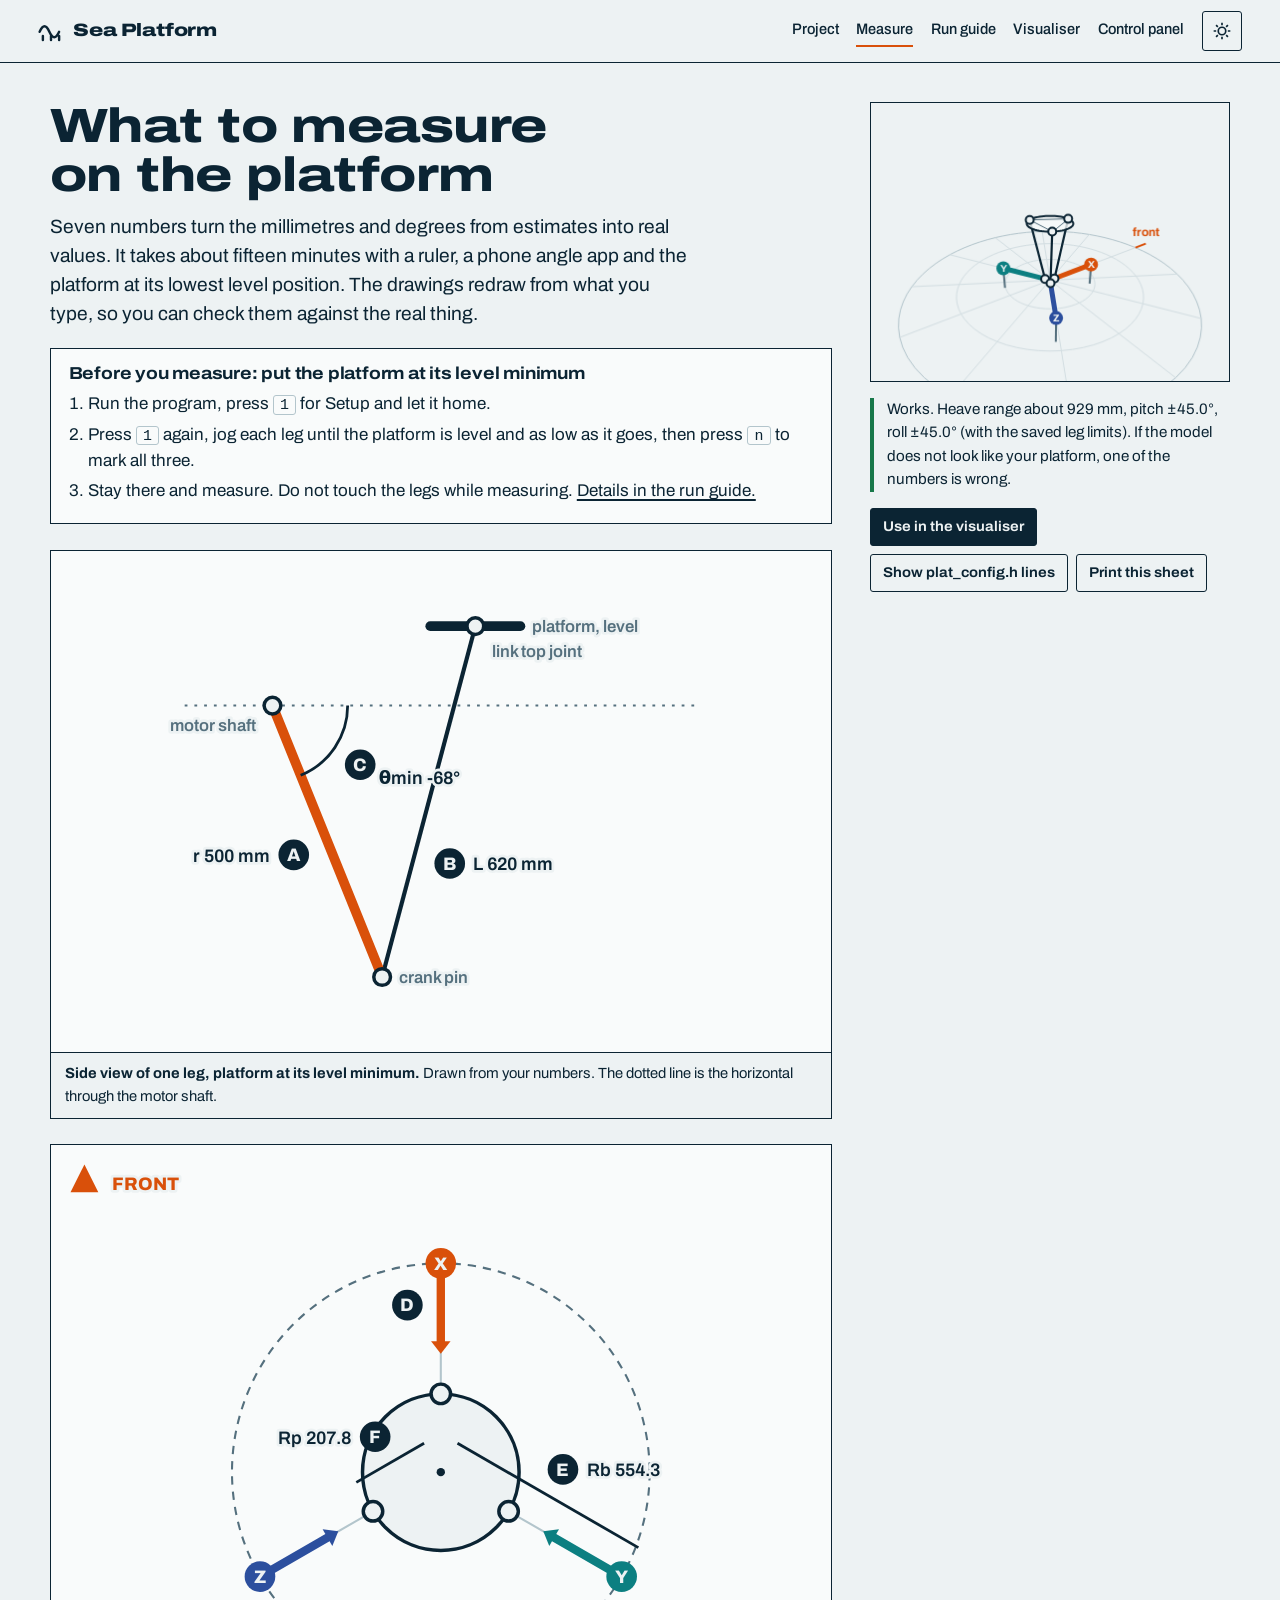
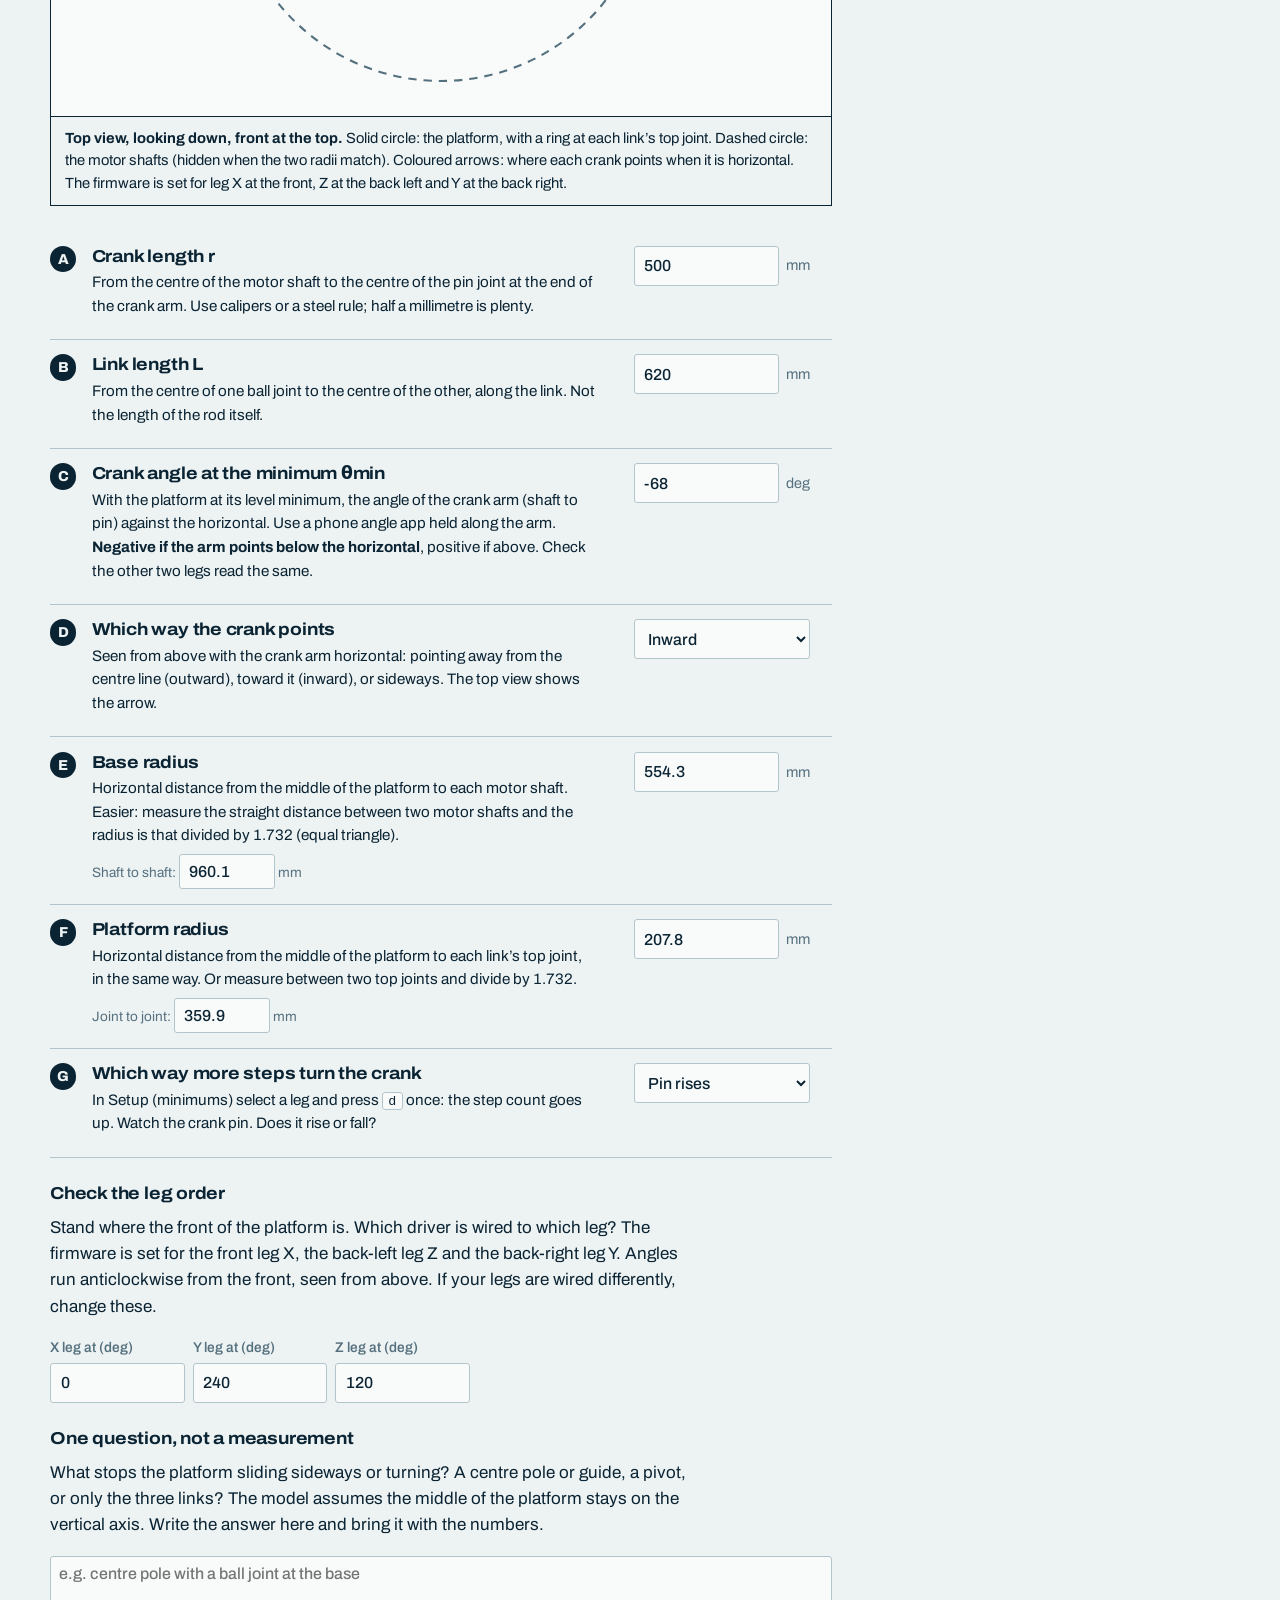
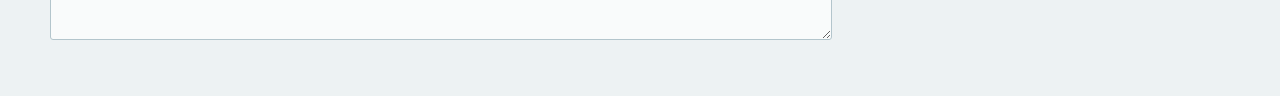
<file: docs/measure.html>
<!doctype html>
<html lang="en">
<head>
<meta charset="utf-8">
<meta name="viewport" content="width=device-width, initial-scale=1">
<title>What to measure on the platform</title>
<meta name="description" content="Seven measurements that turn the platform's millimetres and degrees from estimates into real numbers, with drawings that redraw from your values.">
<link rel="stylesheet" href="assets/site.css">
<style>
  .page { display: grid; grid-template-columns: minmax(0, 1fr) 360px; gap: clamp(1.4rem, 3vw, 3rem); padding: clamp(1.6rem, 3vw, 2.6rem) 0 3rem; align-items: start; }
  h1 { font-size: clamp(1.9rem, 4vw, 3rem); margin-bottom: 0.8rem; max-width: 18ch; }
  .fig { border: 1.5px solid var(--ink); background: var(--surface); margin: 0 0 1.6rem; }
  .fig svg { display: block; width: 100%; height: auto; }
  .fig figcaption { border-top: 1.5px solid var(--ink); padding: 0.6rem 0.9rem; font-size: 0.92rem; background: var(--paper); }
  .badge { display: inline-grid; place-items: center; width: 1.65rem; height: 1.65rem; border-radius: 50%; background: var(--ink); color: var(--on-ink); font: 800 0.9rem/1 var(--font); flex: none; }
  .m { width: 100%; border-collapse: collapse; margin-bottom: 1.6rem; }
  .m td, .m th { padding: 0.9rem 0.8rem 0.9rem 0; vertical-align: top; }
  .m td:first-child { width: 2.6rem; }
  .m h3 { margin-bottom: 0.25rem; }
  .m p { margin: 0 0 0.4rem; font-size: 0.95rem; max-width: 56ch; }
  .val { display: flex; gap: 0.4rem; align-items: center; width: 11rem; }
  .val input, .val select { min-height: 40px; }
  .val span { color: var(--mute); font-size: 0.9rem; }
  .side { position: sticky; top: 76px; display: grid; gap: 1rem; }
  #pv { width: 100%; height: 280px; display: block; border: 1.5px solid var(--ink); cursor: grab; touch-action: none; }
  .stat { font-size: 0.95rem; border-left: 4px solid var(--grid-strong); padding-left: 0.8rem; min-height: 3.2em; }
  .stat.ok { border-color: var(--ok); } .stat.bad { border-color: #b3261e; color: #b3261e; font-weight: 600; }
  pre#cfg { margin: 0; background: var(--surface); border: 1px solid var(--grid-strong); padding: 0.7rem; font-size: 0.78rem; overflow: auto; }
  .row { display: flex; flex-wrap: wrap; gap: 8px; }
  .or { color: var(--mute); font-size: 0.85rem; }
  .step0 { border: 1.5px solid var(--ink); padding: 0.9rem 1.1rem; margin-bottom: 1.6rem; background: var(--surface); }
  .step0 h3 { margin-bottom: 0.4rem; } .step0 ol { margin: 0.3rem 0 0; padding-left: 1.2rem; } .step0 li { margin-bottom: 0.25rem; }
  .legs3 { display: grid; grid-template-columns: repeat(3, 1fr); gap: 8px; }
  textarea { font: 500 1rem var(--font); width: 100%; min-height: 84px; background: var(--surface); color: var(--ink); border: 1.5px solid var(--grid-strong); border-radius: 3px; padding: 0.5rem; }
  @media (max-width: 980px) { .page { grid-template-columns: minmax(0, 1fr); } .side { position: static; order: -1; } }
  @media print {
    .bar, .side .btn, .noprint, #pv { display: none !important; }
    .page { grid-template-columns: 1fr; padding: 0; } .side { position: static; }
    body { background: #fff; --paper: #fff; --surface: #fff; font-size: 11pt; }
    .oneq { break-inside: avoid; } h3 { break-after: avoid; }
    .fig { break-inside: avoid; display: inline-block; width: 49%; vertical-align: top; margin: 0 0.5% 1rem 0; box-sizing: border-box; } .fig figcaption { font-size: 8pt; padding: 0.4rem 0.6rem; } .m tr { break-inside: avoid; } .m td, .m th { padding: 0.5rem 0.6rem 0.5rem 0; } .step0 { padding: 0.6rem 0.9rem; margin-bottom: 1rem; } .lead { font-size: 10.5pt; }
    .val input, .val select { border: 0; border-bottom: 1.5px solid #000; border-radius: 0; background: transparent; appearance: none; }
    a { text-decoration: none; }
  }
</style>
</head>
<body>
<header class="bar">
  <a class="brand" href="index.html"><svg viewBox="0 0 32 32" aria-hidden="true"><path d="M2 17c4-9 8-9 12 0s8 9 12 0" fill="none" stroke="currentColor" stroke-width="3" stroke-linecap="round"/><path d="M6 27v-5M16 27v-5M26 27v-5" stroke="currentColor" stroke-width="3" stroke-linecap="round"/></svg>Sea Platform</a>
  <nav class="nav" aria-label="Pages">
    <a href="index.html">Project</a><a href="measure.html" aria-current="page">Measure</a><a href="guide.html">Run guide</a><a href="visualiser.html">Visualiser</a><a href="control.html">Control panel</a>
    <button class="icon-btn" id="theme" type="button" aria-label="Switch light or dark theme" title="Light / dark"><svg width="20" height="20" viewBox="0 0 24 24" fill="none" stroke="currentColor" stroke-width="2"><circle cx="12" cy="12" r="4.5"/><path d="M12 2v3M12 19v3M2 12h3M19 12h3M4.9 4.9l2.1 2.1M17 17l2.1 2.1M4.9 19.1L7 17M17 7l2.1-2.1"/></svg></button>
  </nav>
</header>

<main class="wrap page">
  <div>
    <h1>What to measure on the platform</h1>
    <p class="lead">Seven numbers turn the millimetres and degrees from estimates into real values. It takes about fifteen minutes with a ruler, a phone angle app and the platform at its lowest level position. The drawings redraw from what you type, so you can check them against the real thing.</p>

    <div class="step0">
      <h3>Before you measure: put the platform at its level minimum</h3>
      <ol>
        <li>Run the program, press <kbd>1</kbd> for Setup and let it home.</li>
        <li>Press <kbd>1</kbd> again, jog each leg until the platform is level and as low as it goes, then press <kbd>n</kbd> to mark all three.</li>
        <li>Stay there and measure. Do not touch the legs while measuring. <a href="guide.html#setup">Details in the run guide.</a></li>
      </ol>
    </div>

    <figure class="fig">
      <svg id="side" viewBox="0 0 560 360" role="img" aria-label="Side view of one leg: crank, link and platform at the level minimum"></svg>
      <figcaption><b>Side view of one leg, platform at its level minimum.</b> Drawn from your numbers. The dotted line is the horizontal through the motor shaft.</figcaption>
    </figure>

    <figure class="fig">
      <svg id="top" viewBox="0 0 560 410" role="img" aria-label="Top view: motor shafts on the base circle, link joints on the platform circle, leg order and crank direction"></svg>
      <figcaption><b>Top view, looking down, front at the top.</b> Solid circle: the platform, with a ring at each link&rsquo;s top joint. Dashed circle: the motor shafts (hidden when the two radii match). Coloured arrows: where each crank points when it is horizontal. The firmware is set for leg X at the front, Z at the back left and Y at the back right.</figcaption>
    </figure>

    <table class="m" aria-label="Measurements">
      <tbody>
        <tr><td><span class="badge">A</span></td><td><h3>Crank length r</h3><p>From the centre of the motor shaft to the centre of the pin joint at the end of the crank arm. Use calipers or a steel rule; half a millimetre is plenty.</p></td>
          <td><div class="val"><input type="number" id="r" step="0.5" min="1" aria-label="Crank length in millimetres"><span>mm</span></div></td></tr>
        <tr><td><span class="badge">B</span></td><td><h3>Link length L</h3><p>From the centre of one ball joint to the centre of the other, along the link. Not the length of the rod itself.</p></td>
          <td><div class="val"><input type="number" id="L" step="0.5" min="1" aria-label="Link length in millimetres"><span>mm</span></div></td></tr>
        <tr><td><span class="badge">C</span></td><td><h3>Crank angle at the minimum &theta;min</h3><p>With the platform at its level minimum, the angle of the crank arm (shaft to pin) against the horizontal. Use a phone angle app held along the arm. <b>Negative if the arm points below the horizontal</b>, positive if above. Check the other two legs read the same.</p></td>
          <td><div class="val"><input type="number" id="th" step="1" aria-label="Crank angle at the minimum in degrees"><span>deg</span></div></td></tr>
        <tr><td><span class="badge">D</span></td><td><h3>Which way the crank points</h3><p>Seen from above with the crank arm horizontal: pointing away from the centre line (outward), toward it (inward), or sideways. The top view shows the arrow.</p></td>
          <td><div class="val"><select id="az" aria-label="Crank direction"><option value="0">Outward</option><option value="180">Inward</option><option value="90">Sideways, anticlockwise from above</option><option value="-90">Sideways, clockwise from above</option></select></div></td></tr>
        <tr><td><span class="badge">E</span></td><td><h3>Base radius</h3><p>Horizontal distance from the middle of the platform to each motor shaft. Easier: measure the straight distance between two motor shafts and the radius is that divided by 1.732 (equal triangle).</p>
            <div class="or">Shaft to shaft: <input type="number" id="sb" step="0.5" min="1" style="width:6rem;min-height:34px" aria-label="Distance between two motor shafts in millimetres"> mm</div></td>
          <td><div class="val"><input type="number" id="rb" step="0.5" min="1" aria-label="Base radius in millimetres"><span>mm</span></div></td></tr>
        <tr><td><span class="badge">F</span></td><td><h3>Platform radius</h3><p>Horizontal distance from the middle of the platform to each link&rsquo;s top joint, in the same way. Or measure between two top joints and divide by 1.732.</p>
            <div class="or">Joint to joint: <input type="number" id="sp" step="0.5" min="1" style="width:6rem;min-height:34px" aria-label="Distance between two top joints in millimetres"> mm</div></td>
          <td><div class="val"><input type="number" id="rp" step="0.5" min="1" aria-label="Platform radius in millimetres"><span>mm</span></div></td></tr>
        <tr><td><span class="badge">G</span></td><td><h3>Which way more steps turn the crank</h3><p>In Setup (minimums) select a leg and press <kbd>d</kbd> once: the step count goes up. Watch the crank pin. Does it rise or fall?</p></td>
          <td><div class="val"><select id="sense" aria-label="Effect of more steps"><option value="1">Pin rises</option><option value="-1">Pin falls</option></select></div></td></tr>
      </tbody>
    </table>

    <h3 style="margin-bottom:0.6rem">Check the leg order</h3>
    <p>Stand where the front of the platform is. Which driver is wired to which leg? The firmware is set for the front leg X, the back-left leg Z and the back-right leg Y. Angles run anticlockwise from the front, seen from above. If your legs are wired differently, change these.</p>
    <div class="legs3" style="max-width:420px;margin-bottom:1.6rem">
      <label class="field">X leg at (deg)<input type="number" id="ax" step="1"></label>
      <label class="field">Y leg at (deg)<input type="number" id="ay" step="1"></label>
      <label class="field">Z leg at (deg)<input type="number" id="az2" step="1"></label>
    </div>

    <div class="oneq">
    <h3 style="margin-bottom:0.6rem">One question, not a measurement</h3>
    <p>What stops the platform sliding sideways or turning? A centre pole or guide, a pivot, or only the three links? The model assumes the middle of the platform stays on the vertical axis. Write the answer here and bring it with the numbers.</p>
    <textarea class="noprint-border" aria-label="How the platform is constrained sideways" placeholder="e.g. centre pole with a ball joint at the base"></textarea>
    </div>
  </div>

  <aside class="side" aria-label="Preview and actions">
    <canvas id="pv" role="img" aria-label="Model of the platform from your numbers. Drag to turn it."></canvas>
    <div class="stat" id="stat" aria-live="polite"></div>
    <div class="row noprint">
      <button class="btn small" type="button" id="use">Use in the visualiser</button>
      <button class="btn small ghost" type="button" id="cfgBtn">Show plat_config.h lines</button>
      <button class="btn small ghost" type="button" id="print">Print this sheet</button>
    </div>
    <p class="msg mute" id="msg" style="font-size:0.9rem;margin:0"></p>
    <pre id="cfg" hidden></pre>
  </aside>
</main>

<script src="assets/sea.js"></script>
<script>
(function () {
  const $ = (id) => document.getElementById(id);
  SEA.themeToggle($('theme'));
  const KEY = 'sea-setup-v1';
  let saved = null; try { saved = JSON.parse(localStorage.getItem(KEY)); } catch (e) {}
  const geom0 = (saved && saved.geom) || SEA.defaultGeom();
  const SQ3 = Math.sqrt(3);

  /* ---- form <-> geometry ---- */
  function fill(g) {
    $('r').value = g.r; $('L').value = g.L; $('th').value = g.thetaMinDeg; $('az').value = String(g.crankAzDeg); $('sense').value = String(g.sense);
    $('rb').value = g.Rb; $('rp').value = g.Rp; $('sb').value = +(g.Rb * SQ3).toFixed(1); $('sp').value = +(g.Rp * SQ3).toFixed(1);
    $('ax').value = g.legAzDeg[0]; $('ay').value = g.legAzDeg[1]; $('az2').value = g.legAzDeg[2];
  }
  const num = (id, d) => { const v = parseFloat($(id).value); return Number.isFinite(v) ? v : d; };
  function read() {
    return { r: num('r', 60), L: num('L', 160), Rb: num('rb', 150), Rp: num('rp', 150), thetaMinDeg: num('th', -70), crankAzDeg: +$('az').value,
             sense: +$('sense').value, legAzDeg: [num('ax', 120), num('ay', 240), num('az2', 0)], configured: true };
  }
  fill(geom0);
  $('sb').addEventListener('input', () => { $('rb').value = +(num('sb', 0) / SQ3).toFixed(1); update(); });
  $('rb').addEventListener('input', () => { $('sb').value = +(num('rb', 0) * SQ3).toFixed(1); });
  $('sp').addEventListener('input', () => { $('rp').value = +(num('sp', 0) / SQ3).toFixed(1); update(); });
  $('rp').addEventListener('input', () => { $('sp').value = +(num('rp', 0) * SQ3).toFixed(1); });

  /* ---- drawings ---- */
  const NS = 'http://www.w3.org/2000/svg';
  const svgEl = (tag, attrs, parent, text) => { const e = document.createElementNS(NS, tag); for (const k in attrs) e.setAttribute(k, attrs[k]); if (text !== undefined) e.textContent = text; if (parent) parent.appendChild(e); return e; };
  const FONT = 'font-family="Archivo Variable, system-ui, sans-serif"';
  let SC = 1;                                  /* drawing scale: text and badges grow when the drawing is shown small (phones) */
  const setU = (svg) => { const w = svg.getBoundingClientRect().width || 560; SC = Math.min(1.75, Math.max(1, 560 / w * 0.9)); };
  function badge(svg, x, y, letter, fill) {
    svgEl('circle', { cx: x, cy: y, r: 11 * SC, fill: fill || 'var(--ink)' }, svg);
    svgEl('text', { x, y: y + 4.5 * SC, 'text-anchor': 'middle', 'font-size': 13 * SC, 'font-weight': 800, fill: 'var(--on-ink)', style: 'font-family:var(--font)' }, svg, letter);
  }
  function label(svg, x, y, text, opts) {
    const o = Object.assign({ x, y, 'font-size': 13, 'font-weight': 600, fill: 'var(--ink)', style: 'font-family:var(--font)' }, opts || {});
    o['font-size'] = o['font-size'] * SC;
    o['paint-order'] = 'stroke'; o.stroke = 'var(--paper)'; o['stroke-width'] = 4; o['stroke-linejoin'] = 'round';
    return svgEl('text', o, svg, text);
  }
  const fmt = (v) => (Math.abs(v - Math.round(v)) < 0.05 ? String(Math.round(v)) : v.toFixed(1));

  function drawSide(kin, g) {
    const svg = $('side'); svg.innerHTML = ''; setU(svg);
    const sol = kin.solve({ h: 0, p: 0, r: 0 }), i = 2, Bx = kin.B[i][0], By = kin.B[i][1], U = kin.U[i];
    const toPlane = (p) => [(p[0] - Bx) * U[0] + (p[1] - By) * U[1], p[2]];
    const C = toPlane(sol.C[i]), P = toPlane(sol.P[i]);
    const halfPlat = Math.max(30, Math.min(g.Rp, 140) * 0.55);
    const pts = [[0, 0], C, P, [P[0] - halfPlat, P[1]], [P[0] + halfPlat, P[1]], [g.r * 1.45, 0], [-g.r * 0.3, 0]];
    const xs = pts.map((q) => q[0]), zs = pts.map((q) => q[1]);
    const x0 = Math.min(...xs), x1 = Math.max(...xs), z0 = Math.min(...zs, -g.r * 0.2), z1 = Math.max(...zs);
    const W = 560, H = 360, m = 54, k = Math.min((W - 2 * m) / (x1 - x0), (H - 2 * m) / (z1 - z0));
    const ox = (W - (x1 - x0) * k) / 2 - x0 * k, oz = H - (H - (z1 - z0) * k) / 2 + z0 * k;
    const X = (s) => ox + s * k, Y = (z) => oz - z * k;
    /* ground reference and horizontal through the shaft */
    svgEl('line', { x1: X(-g.r * 0.3), y1: Y(0), x2: X(g.r * 1.45), y2: Y(0), stroke: 'var(--mute)', 'stroke-width': 1.5, 'stroke-dasharray': '2 5' }, svg);
    /* platform (level) */
    svgEl('line', { x1: X(P[0] - halfPlat), y1: Y(P[1]), x2: X(P[0] + halfPlat), y2: Y(P[1]), stroke: 'var(--ink)', 'stroke-width': 7, 'stroke-linecap': 'round' }, svg);
    label(svg, X(P[0] + halfPlat) + 8, Y(P[1]) + 4, 'platform, level', { fill: 'var(--mute)', 'font-size': 12 });
    /* link and crank */
    svgEl('line', { x1: X(C[0]), y1: Y(C[1]), x2: X(P[0]), y2: Y(P[1]), stroke: 'var(--ink)', 'stroke-width': 3 }, svg);
    svgEl('line', { x1: X(0), y1: Y(0), x2: X(C[0]), y2: Y(C[1]), stroke: 'var(--heave)', 'stroke-width': 7, 'stroke-linecap': 'round' }, svg);
    /* angle arc from the horizontal to the crank */
    const th = Math.atan2(C[1], C[0]), ar = Math.min(54, g.r * k * 0.6);
    const a0 = [X(0) + ar, Y(0)], a1 = [X(0) + ar * Math.cos(th), Y(0) - ar * Math.sin(th)];
    svgEl('path', { d: `M${a0[0]} ${a0[1]} A${ar} ${ar} 0 0 ${th > 0 ? 0 : 1} ${a1[0]} ${a1[1]}`, fill: 'none', stroke: 'var(--ink)', 'stroke-width': 2 }, svg);
    const mid = th / 2; badge(svg, X(0) + (ar + 22 * SC) * Math.cos(mid), Y(0) - (ar + 22 * SC) * Math.sin(mid), 'C');
    label(svg, X(0) + (ar + 38 * SC) * Math.cos(mid), Y(0) - (ar + 38 * SC) * Math.sin(mid) + 5 * SC, 'θmin ' + fmt(g.thetaMinDeg) + '°');
    /* joints */
    for (const [q, nm] of [[[0, 0], 'motor shaft'], [C, 'crank pin'], [P, 'link top joint']]) {
      svgEl('circle', { cx: X(q[0]), cy: Y(q[1]), r: 6, fill: 'var(--paper)', stroke: 'var(--ink)', 'stroke-width': 2.5 }, svg);
    }
    label(svg, X(0) - 12, Y(0) + 18 * SC, 'motor shaft', { 'text-anchor': 'end', fill: 'var(--mute)', 'font-size': 12 });
    label(svg, X(C[0]) + 12, Y(C[1]) + 4 * SC, 'crank pin', { fill: 'var(--mute)', 'font-size': 12 });
    label(svg, X(P[0]) + 12, Y(P[1]) + 22 * SC, 'link top joint', { fill: 'var(--mute)', 'font-size': 12 });
    /* dimension labels with badges, the text placed away from the line */
    const dimLab = (mx, my, nx, ny, letter, text) => {
      const bx = mx + nx * 26 * SC, by = my + ny * 26 * SC;
      badge(svg, bx, by, letter);
      label(svg, bx + (nx < 0 ? -17 : 17) * SC, by + 5 * SC, text, { 'text-anchor': nx < 0 ? 'end' : 'start' });
    };
    const dx = X(C[0]) - X(0), dy = Y(C[1]) - Y(0), n = Math.hypot(dx, dy) || 1;
    let nx = -dy / n, ny = dx / n; if (nx > 0) { nx = -nx; ny = -ny; }          /* put A on the left of the crank */
    dimLab((X(0) + X(C[0])) / 2, (Y(0) + Y(C[1])) / 2, nx, ny, 'A', 'r ' + fmt(g.r) + ' mm');
    const lx = X(P[0]) - X(C[0]), ly = Y(P[1]) - Y(C[1]), ln = Math.hypot(lx, ly) || 1;
    const tB = 0.35, bx0 = X(C[0]) + lx * tB, by0 = Y(C[1]) + ly * tB;
    let mx2 = ly / ln, my2 = -lx / ln;                                             /* B on the side of the link away from the crank */
    if (mx2 * (bx0 - X(0)) + my2 * (by0 - Y(0)) < 0) { mx2 = -mx2; my2 = -my2; }
    dimLab(bx0, by0, mx2, my2, 'B', 'L ' + fmt(g.L) + ' mm');
    if (Math.abs(g.crankAzDeg) === 90) label(svg, 16, 26, 'Crank points sideways: the link tilts out of this plane, so it is drawn shorter.', { 'font-size': 12, fill: 'var(--mute)' });
  }

  function drawTop(kin, g) {
    const svg = $('top'); svg.innerHTML = ''; setU(svg);
    const cx = 280, cy = 235, R = Math.max(g.Rb, g.Rp), k = 150 / R;
    const dir = (a, rad) => [cx - Math.sin(a * Math.PI / 180) * rad * k, cy - Math.cos(a * Math.PI / 180) * rad * k];
    svgEl('circle', { cx, cy, r: g.Rb * k, fill: 'none', stroke: 'var(--mute)', 'stroke-width': 1.5, 'stroke-dasharray': '6 5' }, svg);
    svgEl('circle', { cx, cy, r: g.Rp * k, fill: 'var(--paper)', stroke: 'var(--ink)', 'stroke-width': 2.5 }, svg);
    svgEl('circle', { cx, cy, r: 3, fill: 'var(--ink)' }, svg);
    /* front marker, top left, so it never sits under an arrow */
    svgEl('path', { d: 'M24 14 L14 34 L34 34 Z', fill: 'var(--accent)' }, svg);
    label(svg, 44, 30 + 2 * SC, 'FRONT', { fill: 'var(--accent)', 'font-weight': 800 });
    const cols = ['var(--heave)', 'var(--pitch)', 'var(--roll)'], names = ['X', 'Y', 'Z'];
    for (let i = 0; i < 3; i++) {
      const a = g.legAzDeg[i], m = dir(a, g.Rb), j = dir(a, g.Rp);
      svgEl('line', { x1: j[0], y1: j[1], x2: m[0], y2: m[1], stroke: 'var(--grid-strong)', 'stroke-width': 1.5 }, svg);
      /* crank arrow, as it points when the crank is horizontal */
      const ca = (a + g.crankAzDeg) * Math.PI / 180, L = 56, hx = -Math.sin(ca), hy = -Math.cos(ca), ex = m[0] + hx * L, ey = m[1] + hy * L;
      svgEl('line', { x1: m[0], y1: m[1], x2: ex, y2: ey, stroke: cols[i], 'stroke-width': 6, 'stroke-linecap': 'round' }, svg);
      svgEl('path', { d: `M${ex + hx * 9} ${ey + hy * 9} L${ex - hy * 7} ${ey + hx * 7} L${ex + hy * 7} ${ey - hx * 7} Z`, fill: cols[i] }, svg);
      svgEl('circle', { cx: j[0], cy: j[1], r: 7, fill: 'var(--paper)', stroke: 'var(--ink)', 'stroke-width': 2.5 }, svg);
      badge(svg, m[0], m[1], names[i], cols[i]);
    }
    /* radius dimensions: F on the X leg (platform), E on the Y leg (base) */
    const dim = (a, rad, letter, text, side) => {
      const p = dir(a, rad), ox = side * 24 * Math.cos(a * Math.PI / 180), oy = -side * 24 * Math.sin(a * Math.PI / 180);
      svgEl('line', { x1: cx + ox, y1: cy + oy, x2: p[0] + ox, y2: p[1] + oy, stroke: 'var(--ink)', 'stroke-width': 2 }, svg);
      const mx = (cx + p[0]) / 2 + ox * 1.9, my = (cy + p[1]) / 2 + oy * 1.9;
      badge(svg, mx, my, letter); label(svg, mx + (side > 0 ? -17 : 17) * SC, my + 5 * SC, text, { 'text-anchor': side > 0 ? 'end' : 'start' });
    };
    const near = (t) => { let b = 0, bd = 1e9; g.legAzDeg.forEach((a, i) => { const d = Math.abs(((a - t + 540) % 360) - 180); if (d < bd) { bd = d; b = i; } }); return b; };
    dim(g.legAzDeg[near(120)], g.Rp, 'F', 'Rp ' + fmt(g.Rp), 1);
    dim(g.legAzDeg[near(240)], g.Rb, 'E', 'Rb ' + fmt(g.Rb), -1);
    /* crank direction badge beside the front leg's arrow */
    const zi = near(0), mz = dir(g.legAzDeg[zi], g.Rb), ca = (g.legAzDeg[zi] + g.crankAzDeg) * Math.PI / 180;
    badge(svg, mz[0] - Math.sin(ca) * 30 + Math.cos(ca) * 24, mz[1] - Math.cos(ca) * 30 - Math.sin(ca) * 24, 'D');
  }

  /* ---- live model and status ---- */
  const cal = (saved && saved.cal) || SEA.defaultCal();
  let kin = null, view = null;
  function update() {
    const g = read(), k = new SEA.Kin(g, cal), st = $('stat');
    if (!k.ok) {
      st.className = 'stat bad';
      st.textContent = 'These numbers cannot form a working leg. The link is too short or too long for the crank and radii. Check A, B, E, F and the angle.';
      return;
    }
    kin = k;
    const c = k.caps;
    st.className = 'stat ok';
    st.textContent = 'Works. Heave range about ' + c.heaveRange.toFixed(0) + ' mm, pitch ±' + c.pitchCap.toFixed(1) + '°, roll ±' + c.rollCap.toFixed(1) + '° (with the saved leg limits). If the model does not look like your platform, one of the numbers is wrong.';
    if (!view) view = new SEA.PlatformView($('pv'), kin); else view.kin = kin;
    view.setPose({ h: c.heaveMid, p: 0, r: 0 }); view.draw();
    drawSide(kin, g); drawTop(kin, g);
  }
  ['r', 'L', 'th', 'az', 'sense', 'rb', 'rp', 'ax', 'ay', 'az2'].forEach((id) => $(id).addEventListener('input', update));
  document.addEventListener('sea-theme', update);
  let rz = 0; window.addEventListener('resize', () => { clearTimeout(rz); rz = setTimeout(update, 150); });
  update();

  /* ---- actions ---- */
  $('use').addEventListener('click', () => {
    const g = read();
    if (!new SEA.Kin(g, cal).ok) { $('msg').textContent = 'Fix the numbers first.'; return; }
    try { localStorage.setItem(KEY, JSON.stringify({ geom: g, cal })); $('msg').textContent = 'Saved in this browser. The visualiser and control panel now use these numbers.'; }
    catch (e) { $('msg').textContent = 'This browser would not save them. Use the plat_config.h lines instead.'; }
  });
  $('cfgBtn').addEventListener('click', () => {
    const g = read(), f = (x) => (Number.isInteger(x) ? x.toFixed(1) : String(x)) + 'f';
    const t = `#define GEOMETRY_CONFIGURED  1\n#define GEOM_CRANK_R         ${f(g.r)}\n#define GEOM_LINK_L          ${f(g.L)}\n#define GEOM_BASE_R          ${f(g.Rb)}\n#define GEOM_PLATFORM_R      ${f(g.Rp)}\n#define GEOM_THETA_MIN_DEG   ${f(g.thetaMinDeg)}\n#define GEOM_CRANK_AZ_DEG    ${f(g.crankAzDeg)}\n#define GEOM_SENSE           ${g.sense}\n#define GEOM_AZ_LEG0         ${f(g.legAzDeg[0])}\n#define GEOM_AZ_LEG1         ${f(g.legAzDeg[1])}\n#define GEOM_AZ_LEG2         ${f(g.legAzDeg[2])}`;
    $('cfg').textContent = t; $('cfg').hidden = false;
    if (navigator.clipboard) navigator.clipboard.writeText(t).then(() => { $('msg').textContent = 'Copied. Paste over the matching lines at the bottom of plat_config.h.'; }, () => { $('msg').textContent = 'Select the lines above and copy them.'; });
  });
  $('print').addEventListener('click', () => window.print());
})();
</script>
</body>
</html>
</file>
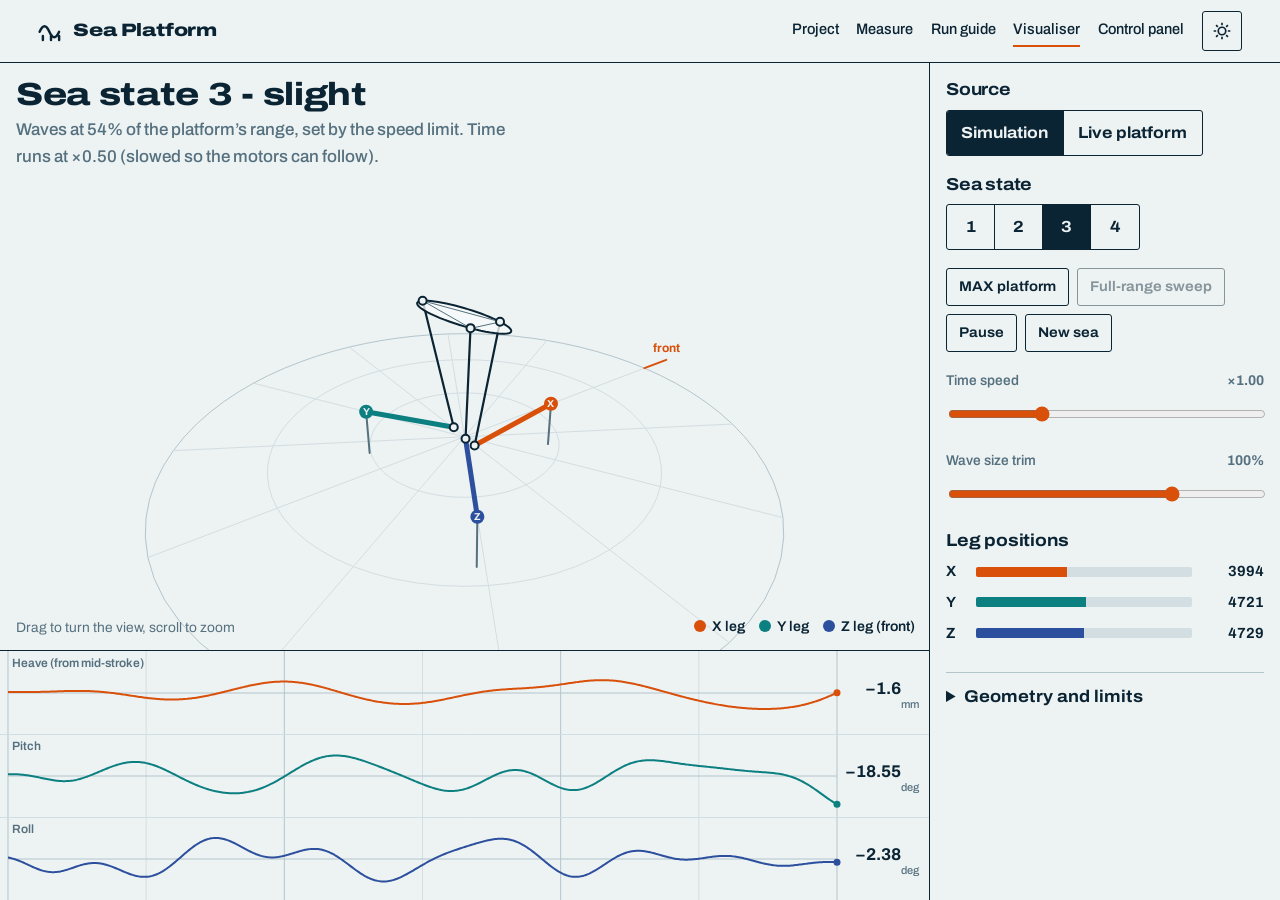
<file: docs/visualiser.html>
<!doctype html>
<html lang="en">
<head>
<meta charset="utf-8">
<meta name="viewport" content="width=device-width, initial-scale=1">
<title>Sea Platform visualiser</title>
<meta name="description" content="Run sea states 1 to 4 on a model of the three-leg platform, or watch the real platform live over USB.">
<link rel="stylesheet" href="assets/site.css">
<style>
  html, body { height: 100%; }
  body { display: flex; flex-direction: column; }
  .viz { flex: 1; min-height: 0; display: grid; grid-template-columns: minmax(0, 1fr) 350px; grid-template-rows: minmax(300px, 1fr) 250px; }
  .stage { position: relative; grid-row: 1; grid-column: 1; min-height: 0; border-right: 1.5px solid var(--ink); }
  #view { position: absolute; inset: 0; width: 100%; height: 100%; display: block; cursor: grab; touch-action: none; }
  #view:active { cursor: grabbing; }
  .caption { position: absolute; left: 16px; top: 14px; right: 16px; pointer-events: none; }
  .caption .t { font: 800 clamp(1.3rem, 2.6vw, 2rem)/1.1 var(--font); font-stretch: 122%; letter-spacing: -0.01em; }
  .caption .s { color: var(--mute); font-weight: 520; margin-top: 0.3rem; max-width: 52ch; }
  .hint { position: absolute; left: 16px; bottom: 12px; color: var(--mute); font-size: 0.86rem; pointer-events: none; }
  .legend { position: absolute; right: 14px; bottom: 12px; display: flex; gap: 14px; font-size: 0.88rem; font-weight: 600; pointer-events: none; }
  .legend i { display: inline-block; width: 12px; height: 12px; border-radius: 50%; margin-right: 6px; vertical-align: -1px; }
  .panel { grid-row: 1 / span 2; grid-column: 2; overflow-y: auto; padding: 16px; display: grid; gap: 18px; align-content: start; }
  .panel h3 { margin-bottom: 0.55rem; }
  .chartbox { grid-row: 2; grid-column: 1; border-top: 1.5px solid var(--ink); border-right: 1.5px solid var(--ink); min-height: 0; }
  #chart { width: 100%; height: 100%; display: block; }
  .row { display: flex; flex-wrap: wrap; gap: 8px; align-items: center; }
  .legs { display: grid; gap: 8px; }
  .leg { display: grid; grid-template-columns: 22px 1fr 64px; gap: 8px; align-items: center; font-weight: 650; font-size: 0.92rem; }
  .bar2 { height: 10px; background: var(--grid); border-radius: 2px; position: relative; overflow: hidden; }
  .bar2 i { position: absolute; left: 0; top: 0; bottom: 0; background: var(--ink); }
  .leg:nth-child(1) .bar2 i { background: var(--heave); } .leg:nth-child(2) .bar2 i { background: var(--pitch); } .leg:nth-child(3) .bar2 i { background: var(--roll); }
  details { border-top: 1.5px solid var(--grid-strong); padding-top: 0.7rem; }
  summary { cursor: pointer; font-weight: 700; font-stretch: 108%; }
  .grid2 { display: grid; grid-template-columns: 1fr 1fr; gap: 10px; margin-top: 0.8rem; }
  .grid3 { display: grid; grid-template-columns: repeat(3, 1fr); gap: 10px; margin-top: 0.6rem; }
  .msg { font-size: 0.9rem; min-height: 1.3em; }
  .msg.err { color: #b3261e; font-weight: 600; }
  pre#cfg { background: var(--surface); border: 1px solid var(--grid-strong); padding: 0.7rem; font-size: 0.78rem; overflow: auto; max-height: 190px; margin: 0.6rem 0 0; }
  .warnbox { border-left: 4px solid var(--warn); padding: 0.3rem 0 0.3rem 0.8rem; font-size: 0.9rem; }
  @media (max-width: 600px) { .hint { display: none; } }
  @media (max-width: 900px) {
    html, body { height: auto; } body { display: block; }
    .viz { display: block; }
    .stage { height: 58vh; min-height: 330px; border-right: 0; border-bottom: 1.5px solid var(--ink); }
    .chartbox { height: 250px; border-right: 0; }
    .panel { overflow: visible; }
  }
</style>
</head>
<body>
<header class="bar">
  <a class="brand" href="index.html"><svg viewBox="0 0 32 32" aria-hidden="true"><path d="M2 17c4-9 8-9 12 0s8 9 12 0" fill="none" stroke="currentColor" stroke-width="3" stroke-linecap="round"/><path d="M6 27v-5M16 27v-5M26 27v-5" stroke="currentColor" stroke-width="3" stroke-linecap="round"/></svg>Sea Platform</a>
  <nav class="nav" aria-label="Pages">
    <a href="index.html">Project</a>
    <a href="measure.html">Measure</a>
    <a href="guide.html">Run guide</a>
    <a href="visualiser.html" aria-current="page">Visualiser</a>
    <a href="control.html">Control panel</a>
    <button class="icon-btn" id="theme" type="button" aria-label="Switch light or dark theme" title="Light / dark"><svg width="20" height="20" viewBox="0 0 24 24" fill="none" stroke="currentColor" stroke-width="2"><circle cx="12" cy="12" r="4.5"/><path d="M12 2v3M12 19v3M2 12h3M19 12h3M4.9 4.9l2.1 2.1M17 17l2.1 2.1M4.9 19.1L7 17M17 7l2.1-2.1"/></svg></button>
  </nav>
</header>

<main class="viz">
  <section class="stage" aria-label="3D model of the platform">
    <canvas id="view" aria-label="Platform model. Drag to turn, scroll to zoom." role="img"></canvas>
    <div class="caption"><div class="t" id="capT">Sea state 3</div><div class="s" id="capS"></div></div>
    <div class="hint">Drag to turn the view, scroll to zoom</div>
    <div class="legend"><span><i style="background:var(--heave)"></i>X leg</span><span><i style="background:var(--pitch)"></i>Y leg</span><span><i style="background:var(--roll)"></i>Z leg (front)</span></div>
  </section>

  <aside class="panel" aria-label="Controls">
    <div>
      <h3>Source</h3>
      <div class="seg" role="group" aria-label="Source">
        <button type="button" id="srcSim" aria-pressed="true">Simulation</button>
        <button type="button" id="srcLive" aria-pressed="false">Live platform</button>
      </div>
    </div>

    <div id="simBox" style="display:grid;gap:18px">
      <div>
        <h3>Sea state</h3>
        <div class="seg" role="group" aria-label="Sea state" id="ssSeg">
          <button type="button" data-ss="1" aria-pressed="false">1</button>
          <button type="button" data-ss="2" aria-pressed="false">2</button>
          <button type="button" data-ss="3" aria-pressed="true">3</button>
          <button type="button" data-ss="4" aria-pressed="false">4</button>
        </div>
      </div>
      <div class="row">
        <button class="btn small ghost" type="button" id="maxBtn" aria-pressed="false">MAX platform</button>
        <button class="btn small ghost" type="button" id="sweepBtn" aria-pressed="false" disabled>Full-range sweep</button>
        <button class="btn small ghost" type="button" id="pauseBtn" aria-pressed="false">Pause</button>
        <button class="btn small ghost" type="button" id="seedBtn">New sea</button>
      </div>
      <label class="field"><span class="row" style="justify-content:space-between"><span>Time speed</span><b id="tsOut"></b></span>
        <input type="range" id="tsIn" min="0.4" max="2.5" step="0.05" value="1"></label>
      <label class="field"><span class="row" style="justify-content:space-between"><span>Wave size trim</span><b id="trOut"></b></span>
        <input type="range" id="trIn" min="0.25" max="1.3" step="0.05" value="1"></label>
    </div>

    <div id="liveBox" style="display:none;gap:12px">
      <p class="mute" style="margin:0">Plug in the Nucleo, then connect. The platform must be running firmware with telemetry on (press <b>Telemetry</b> if nothing moves).</p>
      <div class="row">
        <button class="btn small" type="button" id="connBtn">Connect</button>
        <button class="btn small ghost" type="button" id="teleBtn" disabled>Telemetry</button>
      </div>
      <div class="status"><span class="dot" id="liveDot"></span><span id="liveTxt">Not connected</span></div>
      <p class="msg" id="liveMsg"></p>
    </div>

    <div>
      <h3>Leg positions</h3>
      <div class="legs" id="legs"></div>
      <p class="mute" style="font-size:0.88rem;margin:0.6rem 0 0" id="legNote"></p>
    </div>

    <details id="geomBox">
      <summary>Geometry and limits</summary>
      <p class="warnbox" id="geomWarn">These are placeholder dimensions until you enter the measured ones. Angles and millimetres here are estimates; the firmware always keeps the legs inside their limits.</p>
      <div class="grid2">
        <label class="field">Crank length r (mm)<input type="number" id="g_r" step="0.5"></label>
        <label class="field">Link length L (mm)<input type="number" id="g_L" step="0.5"></label>
        <label class="field">Base radius (mm)<input type="number" id="g_Rb" step="0.5"></label>
        <label class="field">Platform radius (mm)<input type="number" id="g_Rp" step="0.5"></label>
        <label class="field">Crank angle at minimum (deg)<input type="number" id="g_th" step="1"></label>
        <label class="field">Crank points (deg from outward)<input type="number" id="g_az" step="1"></label>
        <label class="field">More steps<select id="g_sense"><option value="1">raises the crank pin</option><option value="-1">lowers the crank pin</option></select></label>
        <label class="field">Speed / acceleration<span class="row"><input type="number" id="c_v" step="50" style="width:48%"><input type="number" id="c_a" step="50" style="width:48%"></span></label>
      </div>
      <div class="grid3">
        <label class="field">Min X<input type="number" id="c_min0"></label><label class="field">Min Y<input type="number" id="c_min1"></label><label class="field">Min Z<input type="number" id="c_min2"></label>
        <label class="field">Max X<input type="number" id="c_max0"></label><label class="field">Max Y<input type="number" id="c_max1"></label><label class="field">Max Z<input type="number" id="c_max2"></label>
      </div>
      <p class="mute" style="font-size:0.86rem;margin:0.7rem 0 0.3rem">Limits found by hand in Setup 4 and 5 (leave 0 for none). The waves and the workspace shrink to fit them, just as on the platform.</p>
      <div class="grid2">
        <label class="field">Largest pitch + / − (deg)<span class="row"><input type="number" id="l_pp" min="0" step="0.25" style="width:48%"><input type="number" id="l_pn" min="0" step="0.25" style="width:48%"></span></label>
        <label class="field">Largest roll + / − (deg)<span class="row"><input type="number" id="l_rp" min="0" step="0.25" style="width:48%"><input type="number" id="l_rn" min="0" step="0.25" style="width:48%"></span></label>
        <label class="field">Largest leg difference (steps)<input type="number" id="l_diff" min="0" step="50"></label>
      </div>
      <div class="row" style="margin-top:0.8rem">
        <button class="btn small" type="button" id="applyGeom">Apply</button>
        <button class="btn small ghost" type="button" id="resetGeom">Reset</button>
        <button class="btn small ghost" type="button" id="copyCfg">Show as plat_config.h</button>
      </div>
      <p class="msg" id="geomMsg"></p>
      <pre id="cfg" hidden></pre>
    </details>
  </aside>

  <section class="chartbox"><canvas id="chart" aria-label="Heave, pitch and roll against time" role="img"></canvas></section>
</main>

<script src="assets/sea.js"></script>
<script>
(function () {
  const $ = (id) => document.getElementById(id);
  SEA.themeToggle($('theme'));
  const reduced = matchMedia('(prefers-reduced-motion: reduce)').matches;

  /* ---- settings, remembered in this browser only ---- */
  const KEY = 'sea-setup-v1';
  let geom = SEA.defaultGeom(), cal = SEA.defaultCal();
  try { const s = JSON.parse(localStorage.getItem(KEY)); if (s && s.geom && s.cal) { geom = s.geom; cal = s.cal; } } catch (e) {}
  let kin, mapper, view, chart;
  let source = 'sim', paused = reduced, maxMode = false;
  let pose = null, steps = [0, 0, 0], liveSteps = null;
  const state = { ss: 3, tscale: 1, trim: 1 };

  function build() {
    kin = new SEA.Kin(geom, cal);
    if (!kin.ok) return false;
    mapper = new SEA.WaveMapper({ kin, ss: state.ss, maxMode, tscale: state.tscale, trim: state.trim });
    if (!view) view = new SEA.PlatformView($('view'), kin); else view.kin = kin;
    pose = { h: kin.caps.heaveMid, p: 0, r: 0 };
    steps = kin.poseToSteps(pose);
    return true;
  }
  const c = () => kin.caps;
  function makeChart() {
    const k = kin.caps, P = SEA.palette(), f = maxMode ? 1 : 0.5;     /* plotted range: half the workspace, all of it in MAX */
    const series = [
      { label: 'Heave (from mid-stroke)', unit: 'mm', color: P.heave, range: f * k.heaveRange / 2, decimals: 1 },
      { label: 'Pitch', unit: 'deg', color: P.pitch, range: f * k.pitchCap, decimals: 2 },
      { label: 'Roll', unit: 'deg', color: P.roll, range: f * k.rollCap, decimals: 2 }];
    if (!chart) chart = new SEA.StripChart($('chart'), series, { seconds: 30, hz: 20 });
    else { chart.s.forEach((s, i) => { s.range = series[i].range; s.color = series[i].color; }); }
  }
  if (!build()) { geom = SEA.defaultGeom(); cal = SEA.defaultCal(); build(); }
  makeChart();
  document.addEventListener('sea-theme', () => { makeChart(); chart.s.forEach((s, i) => (s.color = SEA.palette()[['heave', 'pitch', 'roll'][i]])); });

  /* ---- legs panel ---- */
  const legsEl = $('legs');
  legsEl.innerHTML = ['X', 'Y', 'Z'].map((n) => `<div class="leg"><span>${n}</span><div class="bar2"><i></i></div><span class="v" style="text-align:right">0</span></div>`).join('');
  function drawLegs(s) {
    legsEl.querySelectorAll('.leg').forEach((el, i) => {
      const f = Math.max(0, Math.min(1, (s[i] - cal.min[i]) / (cal.max[i] - cal.min[i])));
      el.querySelector('i').style.width = (f * 100).toFixed(1) + '%';
      el.querySelector('.v').textContent = Math.round(s[i]);
    });
  }

  /* ---- simulation controls ---- */
  function caption() {
    if (source === 'live') { $('capT').textContent = 'Live platform'; $('capS').textContent = 'Pose and leg positions as reported by the firmware.'; return; }
    $('capT').textContent = mapper.label + (maxMode ? ' · MAX' : '');
    $('capS').textContent = mapper.sweep ? 'Each axis sweeps through its full range in turn: heave, pitch, then roll.'
      : 'Waves at ' + Math.round(mapper.sigma * mapper.trim * 100) + '% of the platform’s range, set by the ' + mapper.limit + '. Time runs at ×' + mapper.ts.toFixed(2) + (mapper.ts < 0.99 ? ' (slowed so the motors can follow).' : '.');
    $('tsOut').textContent = '×' + state.tscale.toFixed(2); $('trOut').textContent = Math.round(state.trim * 100) + '%';
  }
  document.querySelectorAll('#ssSeg button').forEach((b) => b.addEventListener('click', () => setSS(+b.dataset.ss)));
  function setSS(n) {
    state.ss = n; mapper.setSeaState(n); chart.clear();
    document.querySelectorAll('#ssSeg button').forEach((b) => b.setAttribute('aria-pressed', String(+b.dataset.ss === n)));
    caption();
  }
  function setMax(on) {
    maxMode = on; $('maxBtn').setAttribute('aria-pressed', String(on)); $('sweepBtn').disabled = !on;
    if (!on) { $('sweepBtn').setAttribute('aria-pressed', 'false'); }
    mapper = new SEA.WaveMapper({ kin, ss: on ? Math.max(state.ss, 4) : state.ss, maxMode: on, seed: mapper.seed, tscale: state.tscale, trim: state.trim });
    if (on) { state.ss = mapper.ss; document.querySelectorAll('#ssSeg button').forEach((b) => b.setAttribute('aria-pressed', String(+b.dataset.ss === state.ss))); }
    makeChart(); chart.clear(); caption();
  }
  $('maxBtn').addEventListener('click', () => setMax(!maxMode));
  $('sweepBtn').addEventListener('click', () => { const on = !mapper.sweep; mapper.setSweep(on); $('sweepBtn').setAttribute('aria-pressed', String(on)); chart.clear(); caption(); });
  $('pauseBtn').addEventListener('click', () => setPause(!paused));
  function setPause(p) { paused = p; $('pauseBtn').setAttribute('aria-pressed', String(p)); $('pauseBtn').textContent = p ? 'Resume' : 'Pause'; }
  $('seedBtn').addEventListener('click', () => { mapper.newSeed(); chart.clear(); caption(); });
  $('tsIn').addEventListener('input', (e) => { state.tscale = +e.target.value; mapper.setTimeScale(state.tscale); caption(); });
  $('trIn').addEventListener('input', (e) => { state.trim = +e.target.value; mapper.trim = state.trim; caption(); });
  if (reduced) setPause(true);
  window.addEventListener('keydown', (e) => {
    if (/INPUT|SELECT|TEXTAREA/.test(document.activeElement.tagName) || e.ctrlKey || e.metaKey) return;
    if (source !== 'sim') return;
    if (e.key >= '1' && e.key <= '4') setSS(+e.key);
    else if (e.key === ' ') { e.preventDefault(); setPause(!paused); }
    else if (e.key === 'm' || e.key === 'M') setMax(!maxMode);
  });

  /* ---- live platform ---- */
  const ser = new SEA.Serial();
  let lastTele = 0;
  function setSource(s) {
    source = s;
    $('srcSim').setAttribute('aria-pressed', String(s === 'sim')); $('srcLive').setAttribute('aria-pressed', String(s === 'live'));
    $('simBox').style.display = s === 'sim' ? 'grid' : 'none'; $('liveBox').style.display = s === 'live' ? 'grid' : 'none';
    chart.clear(); caption();
    $('legNote').textContent = s === 'live' ? 'Steps counted by the firmware (0 = home switch).' : 'Where the model sends each leg (0 = home switch).';
    if (s === 'live' && !SEA.Serial.supported()) { $('liveMsg').textContent = 'Web Serial needs desktop Chrome or Edge. Use the terminal program (PuTTY) instead, or open this page in one of those browsers.'; $('liveMsg').className = 'msg err'; $('connBtn').disabled = true; }
  }
  $('srcSim').addEventListener('click', () => setSource('sim'));
  $('srcLive').addEventListener('click', () => setSource('live'));
  ser.onState = (on) => {
    $('connBtn').textContent = on ? 'Disconnect' : 'Connect'; $('teleBtn').disabled = !on;
    $('liveDot').className = 'dot' + (on ? ' warn' : ''); $('liveTxt').textContent = on ? 'Connected, waiting for telemetry' : 'Not connected';
  };
  ser.onTelemetry = (t) => {
    lastTele = performance.now();
    liveSteps = t.steps;
    if (!t.fkFailed) { pose = { h: t.h, p: t.p, r: t.r }; }
    $('liveDot').className = 'dot on';
    $('liveTxt').textContent = SEA.MODE_NAMES[t.mode] + (t.homed ? ', homed' : ', not homed');
    if (source === 'live') chart.push([pose.h - kin.caps.heaveMid, pose.p, pose.r]);
  };
  ser.onLine = (l, err) => { if (err) { $('liveMsg').textContent = l; $('liveMsg').className = 'msg err'; } };
  $('connBtn').addEventListener('click', async () => {
    try { if (ser.open) await ser.disconnect(); else { await ser.connect(115200); $('liveMsg').textContent = ''; } }
    catch (e) { $('liveMsg').textContent = e.name === 'NotFoundError' ? 'No port chosen.' : 'Could not open the port: ' + e.message + ' (close PuTTY first).'; $('liveMsg').className = 'msg err'; }
  });
  $('teleBtn').addEventListener('click', () => ser.send('v'));

  /* ---- geometry form ---- */
  function fillForm() {
    $('g_r').value = geom.r; $('g_L').value = geom.L; $('g_Rb').value = geom.Rb; $('g_Rp').value = geom.Rp;
    $('g_th').value = geom.thetaMinDeg; $('g_az').value = geom.crankAzDeg; $('g_sense').value = String(geom.sense);
    $('c_v').value = cal.vmax; $('c_a').value = cal.amax;
    for (let i = 0; i < 3; i++) { $('c_min' + i).value = cal.min[i]; $('c_max' + i).value = cal.max[i]; }
    $('l_pp').value = cal.pitchPos || 0; $('l_pn').value = cal.pitchNeg || 0; $('l_rp').value = cal.rollPos || 0; $('l_rn').value = cal.rollNeg || 0; $('l_diff').value = cal.maxDiff || 0;
    $('geomWarn').style.display = geom.configured ? 'none' : '';
  }
  fillForm();
  $('applyGeom').addEventListener('click', () => {
    const g = { r: +$('g_r').value, L: +$('g_L').value, Rb: +$('g_Rb').value, Rp: +$('g_Rp').value, thetaMinDeg: +$('g_th').value,
      crankAzDeg: +$('g_az').value, sense: +$('g_sense').value, legAzDeg: geom.legAzDeg.slice(), configured: true };
    const cl = { min: [0, 1, 2].map((i) => +$('c_min' + i).value), max: [0, 1, 2].map((i) => +$('c_max' + i).value), vmax: +$('c_v').value, amax: +$('c_a').value,
      pitchPos: Math.max(0, +$('l_pp').value || 0), pitchNeg: Math.max(0, +$('l_pn').value || 0), rollPos: Math.max(0, +$('l_rp').value || 0), rollNeg: Math.max(0, +$('l_rn').value || 0),
      maxDiff: Math.max(0, Math.round(+$('l_diff').value || 0)) };
    const bad = cl.min.some((v, i) => !(cl.max[i] - v >= 500));
    if (bad) { $('geomMsg').textContent = 'Each maximum must be at least 500 steps above its minimum.'; $('geomMsg').className = 'msg err'; return; }
    const old = [geom, cal]; geom = g; cal = cl;
    if (!build()) { [geom, cal] = old; build(); $('geomMsg').textContent = 'That geometry cannot be built: the link is too short or too long for the crank and radii, so a leg has no solution. Check the numbers.'; $('geomMsg').className = 'msg err'; return; }
    try { localStorage.setItem(KEY, JSON.stringify({ geom, cal })); } catch (e) {}
    makeChart(); chart.clear(); caption(); fillForm();
    $('geomMsg').className = 'msg'; $('geomMsg').textContent = 'Applied. Workspace: heave ' + kin.caps.heaveRange.toFixed(0) + ' mm, pitch ±' + kin.caps.pitchCap.toFixed(1) + '°, roll ±' + kin.caps.rollCap.toFixed(1) + '°.';
  });
  $('resetGeom').addEventListener('click', () => { geom = SEA.defaultGeom(); cal = SEA.defaultCal(); try { localStorage.removeItem(KEY); } catch (e) {} build(); makeChart(); chart.clear(); fillForm(); caption(); $('geomMsg').textContent = 'Back to the placeholder values.'; });
  $('copyCfg').addEventListener('click', () => {
    const f = (x) => (Number.isInteger(x) ? x.toFixed(1) : String(x)) + 'f';
    const t = `#define GEOMETRY_CONFIGURED  1\n#define GEOM_CRANK_R         ${f(geom.r)}\n#define GEOM_LINK_L          ${f(geom.L)}\n#define GEOM_BASE_R          ${f(geom.Rb)}\n#define GEOM_PLATFORM_R      ${f(geom.Rp)}\n#define GEOM_THETA_MIN_DEG   ${f(geom.thetaMinDeg)}\n#define GEOM_CRANK_AZ_DEG    ${f(geom.crankAzDeg)}\n#define GEOM_SENSE           ${geom.sense}\n#define GEOM_AZ_LEG0         ${f(geom.legAzDeg[0])}\n#define GEOM_AZ_LEG1         ${f(geom.legAzDeg[1])}\n#define GEOM_AZ_LEG2         ${f(geom.legAzDeg[2])}\n\n/* optional: calibration defaults (Setup mode can also save them in flash) */\n#define DEF_MIN_LEG0 ${cal.min[0]}\n#define DEF_MIN_LEG1 ${cal.min[1]}\n#define DEF_MIN_LEG2 ${cal.min[2]}\n#define DEF_MAX_LEG0 ${cal.max[0]}\n#define DEF_MAX_LEG1 ${cal.max[1]}\n#define DEF_MAX_LEG2 ${cal.max[2]}`;
    $('cfg').textContent = t; $('cfg').hidden = false;
    if (navigator.clipboard) navigator.clipboard.writeText(t).then(() => { $('geomMsg').className = 'msg'; $('geomMsg').textContent = 'Copied. Paste over the matching lines in plat_config.h.'; }, () => {});
  });

  /* ---- animation loop ---- */
  let last = performance.now(), acc = 0, chAcc = 0;
  function frame(now) {
    const dt = Math.min(0.1, (now - last) / 1000); last = now;
    if (source === 'sim') {
      if (!paused) {
        acc += dt;
        while (acc >= 0.01) {
          acc -= 0.01; const r = mapper.step(0.01);
          if (r.keep >= 0) { pose = r.pose; steps = r.steps; }
          chAcc += 0.01;
          if (chAcc >= 0.05) { chAcc -= 0.05; chart.push([pose.h - kin.caps.heaveMid, pose.p, pose.r]); }
        }
        caption();
      }
      drawLegs(steps);
    } else if (liveSteps) drawLegs(liveSteps);
    view.setPose(pose); view.draw(); chart.draw();
    requestAnimationFrame(frame);
  }
  caption(); drawLegs(steps);
  /* fill the chart so the first screen is not empty */
  if (!paused) { for (let i = 0; i < 600; i++) { const r = mapper.step(0.05); if (i % 1 === 0) chart.push([r.pose.h - kin.caps.heaveMid, r.pose.p, r.pose.r]); } }
  requestAnimationFrame(frame);
})();
</script>
</body>
</html>
</file>
<file: docs/assets/site.css>
/* Sea Platform - shared styles for the project site, visualiser and control panel */
@font-face {
  font-family: "Archivo Variable";
  font-style: normal;
  font-weight: 100 900;
  font-stretch: 62% 125%;
  font-display: swap;
  src: url(fonts/archivo-latin-variable.woff2) format("woff2-variations");
}

:root {
  --paper: #edf2f3;
  --surface: #f9fbfb;
  --ink: #0b2433;
  --mute: #55707e;
  --grid: #d3dee2;
  --grid-strong: #b3c5cc;
  --heave: #d9500a;
  --pitch: #0c7f81;
  --roll: #2c4f9e;
  --accent: #d9500a;
  --water: #cfe3e8;
  --on-ink: #edf2f3;
  --ok: #17784a;
  --warn: #9a5b00;
  --font: "Archivo Variable", "Segoe UI", system-ui, -apple-system, "Helvetica Neue", Arial, sans-serif;
  color-scheme: light;
}
@media (prefers-color-scheme: dark) {
  :root:not([data-theme="light"]) {
    --paper: #0a1b26; --surface: #123041; --ink: #e6eff2; --mute: #8fa9b6;
    --grid: #15303d; --grid-strong: #26495b; --heave: #ff8d52; --pitch: #3fd0cf; --roll: #86a8ff;
    --accent: #ff8d52; --water: #10303f; --on-ink: #0a1b26; --ok: #5fd39a; --warn: #f0b45a;
    color-scheme: dark;
  }
}
:root[data-theme="dark"] {
  --paper: #0a1b26; --surface: #123041; --ink: #e6eff2; --mute: #8fa9b6;
  --grid: #15303d; --grid-strong: #26495b; --heave: #ff8d52; --pitch: #3fd0cf; --roll: #86a8ff;
  --accent: #ff8d52; --water: #10303f; --on-ink: #0a1b26; --ok: #5fd39a; --warn: #f0b45a;
  color-scheme: dark;
}

* { box-sizing: border-box; }
html { -webkit-text-size-adjust: 100%; }
body {
  margin: 0; background: var(--paper); color: var(--ink);
  font: 400 1.0625rem/1.55 var(--font); font-stretch: 100%;
  font-feature-settings: "tnum" 1;
}
h1, h2, h3 { margin: 0; font-stretch: 125%; font-weight: 800; letter-spacing: -0.012em; text-wrap: balance; }
h1 { font-size: clamp(2.1rem, 5vw, 4rem); line-height: 1.03; }
h2 { font-size: clamp(1.5rem, 3vw, 2.15rem); line-height: 1.12; font-weight: 760; }
h3 { font-size: 1.08rem; font-stretch: 112%; font-weight: 700; line-height: 1.25; }
p { margin: 0 0 1em; max-width: 64ch; }
a { color: inherit; text-decoration-thickness: 1.5px; text-underline-offset: 3px; }
a:hover { color: var(--accent); }
code, kbd { font-family: ui-monospace, "SF Mono", Consolas, monospace; font-size: 0.88em; background: var(--grid); padding: 0.08em 0.38em; border-radius: 3px; }
code { overflow-wrap: anywhere; }
kbd { border: 1px solid var(--grid-strong); background: var(--surface); padding: 0.05em 0.42em; }
:focus-visible { outline: 3px solid var(--accent); outline-offset: 2px; border-radius: 2px; }
.mute { color: var(--mute); }
.sr { position: absolute; width: 1px; height: 1px; overflow: hidden; clip: rect(0 0 0 0); white-space: nowrap; }

/* ---- top bar ---------------------------------------------------------------- */
.bar { display: flex; flex-wrap: wrap; row-gap: 0.4rem; align-items: center; gap: 0.4rem 1.25rem; padding: 0.7rem max(16px, 3vw); border-bottom: 1.5px solid var(--ink); background: var(--paper); position: sticky; top: 0; z-index: 20; }
.brand { font-stretch: 125%; font-weight: 850; font-size: 1.12rem; letter-spacing: -0.01em; text-decoration: none; display: flex; align-items: center; gap: 0.55rem; white-space: nowrap; }
.brand svg { width: 26px; height: 26px; flex: none; }
.nav { display: flex; gap: 1.1rem; margin-left: auto; align-items: center; flex-wrap: nowrap; white-space: nowrap; font-size: 0.95rem; font-stretch: 94%; font-weight: 520; }
.nav a { text-decoration: none; padding: 0.2rem 0; border-bottom: 2px solid transparent; }
.nav a:hover, .nav a[aria-current="page"] { border-bottom-color: var(--accent); color: var(--ink); }
@media (max-width: 760px) { .nav .hide-s { display: none; } .bar { gap: 0.7rem; } .nav { flex-wrap: wrap; white-space: normal; margin-left: 0; width: 100%; gap: 0.15rem 1rem; font-size: 0.92rem; } .nav .icon-btn { margin-left: auto; } }

/* ---- buttons and controls ---------------------------------------------------- */
.btn { font: 650 0.95rem/1 var(--font); font-stretch: 106%; display: inline-flex; align-items: center; gap: 0.5rem; padding: 0.78rem 1.05rem; background: var(--ink); color: var(--on-ink); border: 1.5px solid var(--ink); border-radius: 3px; cursor: pointer; text-decoration: none; min-height: 44px; }
.btn:hover { background: var(--accent); border-color: var(--accent); color: var(--on-ink); }
.btn.ghost { background: transparent; color: var(--ink); }
.btn.ghost:hover { background: var(--ink); color: var(--on-ink); border-color: var(--ink); }
.btn.small { padding: 0.5rem 0.75rem; min-height: 38px; font-size: 0.88rem; }
.btn.danger { background: #b3261e; border-color: #b3261e; color: #fff; }
.btn.danger:hover { background: #8c1d17; border-color: #8c1d17; }
.btn[disabled] { opacity: 0.45; cursor: not-allowed; pointer-events: none; }
.btn[aria-pressed="true"] { background: var(--accent); border-color: var(--accent); color: var(--on-ink); }
.icon-btn { width: 40px; height: 40px; display: grid; place-items: center; background: transparent; border: 1.5px solid var(--ink); border-radius: 3px; color: var(--ink); cursor: pointer; }
.icon-btn:hover { background: var(--ink); color: var(--on-ink); }
.seg { display: inline-flex; border: 1.5px solid var(--ink); border-radius: 3px; overflow: hidden; }
.seg button { font: 700 1rem/1 var(--font); font-stretch: 110%; min-width: 48px; min-height: 44px; padding: 0 0.9rem; background: transparent; color: var(--ink); border: 0; border-right: 1.5px solid var(--ink); cursor: pointer; }
.seg button:last-child { border-right: 0; }
.seg button:hover { background: var(--grid); }
.seg button[aria-pressed="true"] { background: var(--ink); color: var(--on-ink); }
label.field { display: grid; gap: 0.25rem; font-size: 0.88rem; font-weight: 560; font-stretch: 96%; color: var(--mute); }
input[type="number"], input[type="text"], select { font: 500 1rem var(--font); background: var(--surface); color: var(--ink); border: 1.5px solid var(--grid-strong); border-radius: 3px; padding: 0.5rem 0.6rem; min-height: 40px; width: 100%; }
input[type="range"] { width: 100%; accent-color: var(--accent); min-height: 32px; }

/* ---- layout helpers ------------------------------------------------------------ */
.wrap { width: min(1180px, 100% - 2 * max(16px, 3vw)); margin-inline: auto; }
section.block { padding: clamp(2.6rem, 6vw, 5rem) 0; border-top: 1.5px solid var(--ink); }
section.block > .wrap > h2 { margin-bottom: 0.7rem; max-width: 26ch; }
.lead { font-size: 1.2rem; line-height: 1.5; max-width: 58ch; }
table { border-collapse: collapse; width: 100%; font-variant-numeric: tabular-nums; }
th, td { text-align: left; padding: 0.7rem 0.9rem 0.7rem 0; border-bottom: 1px solid var(--grid-strong); vertical-align: top; }
th { font-weight: 650; font-stretch: 100%; color: var(--mute); font-size: 0.9rem; border-bottom: 1.5px solid var(--ink); }
.status { display: inline-flex; align-items: center; gap: 0.45rem; font-weight: 600; font-size: 0.92rem; }
.dot { width: 10px; height: 10px; border-radius: 50%; background: var(--mute); display: inline-block; }
.dot.on { background: var(--ok); }
.dot.warn { background: var(--warn); }
.note { border-left: 4px solid var(--accent); padding: 0.2rem 0 0.2rem 1rem; max-width: 68ch; }
@media (prefers-reduced-motion: reduce) { * { scroll-behavior: auto !important; animation: none !important; transition: none !important; } }
</file>
